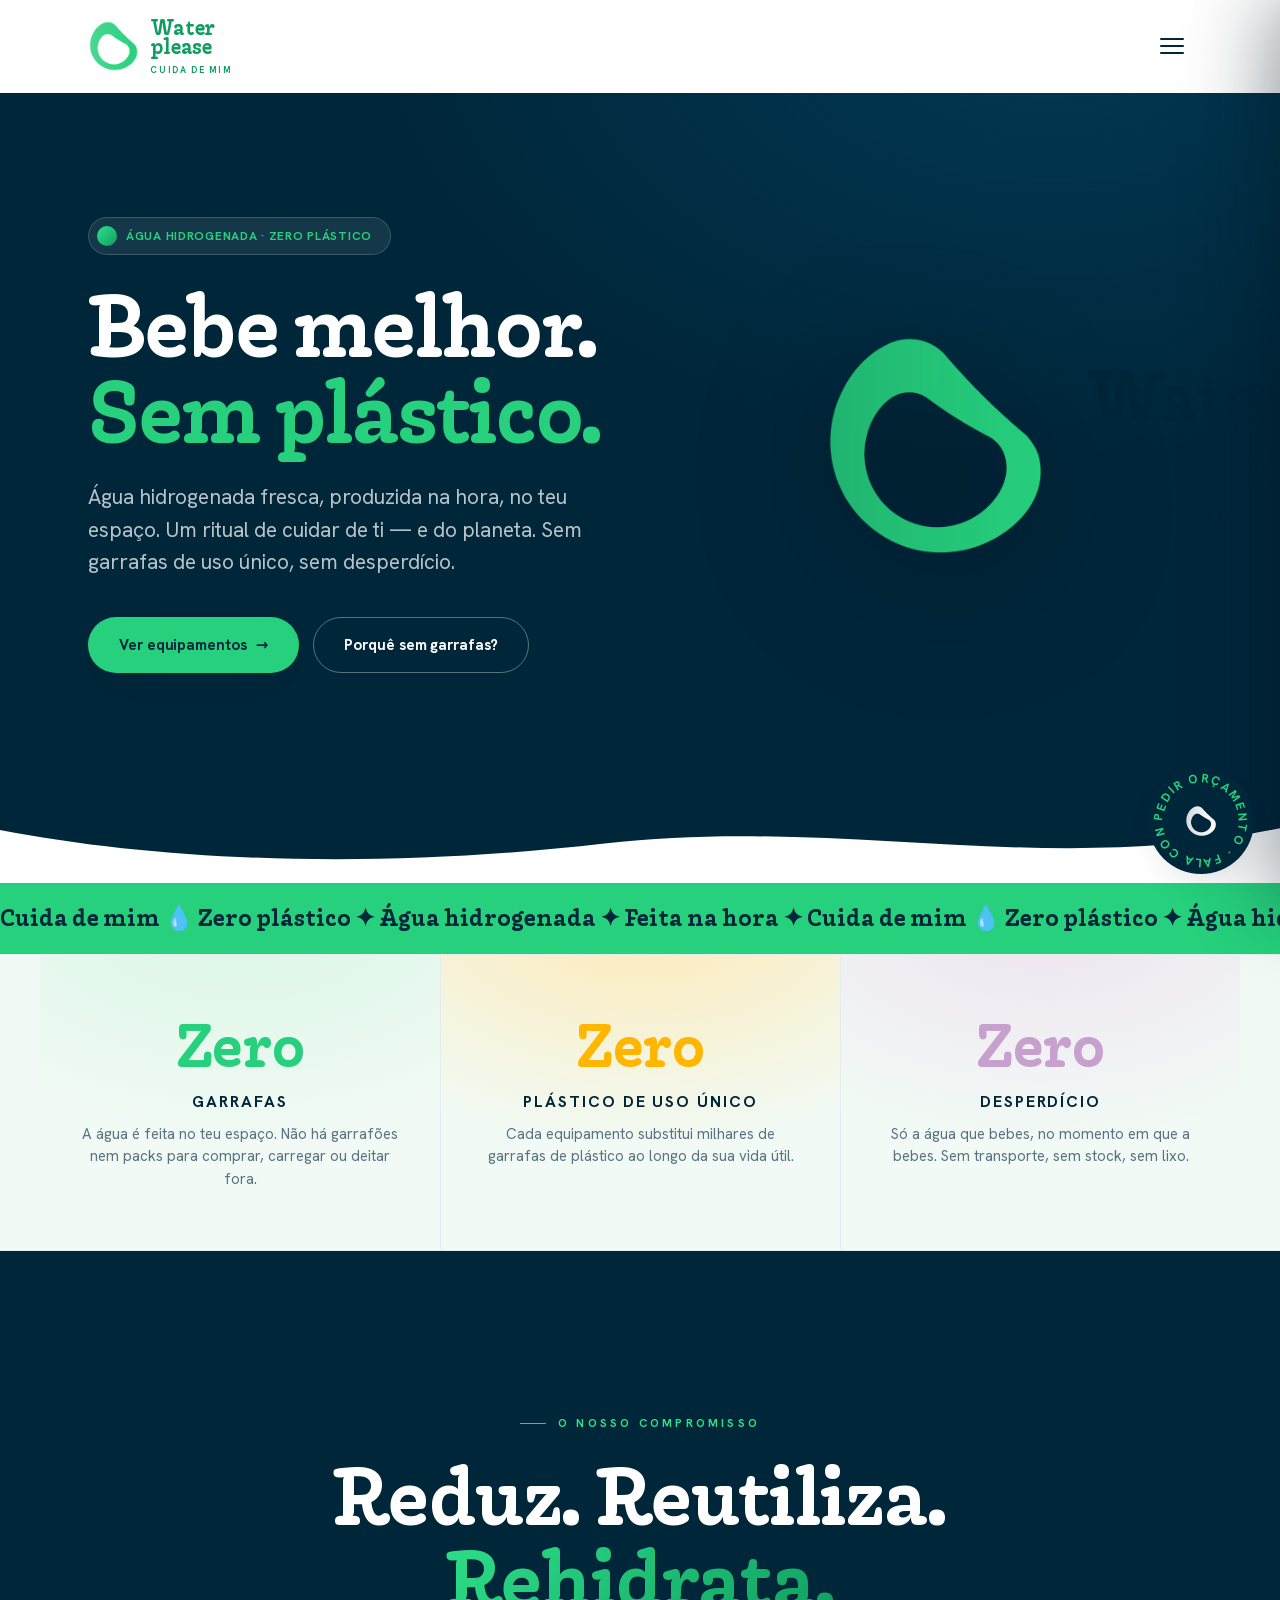
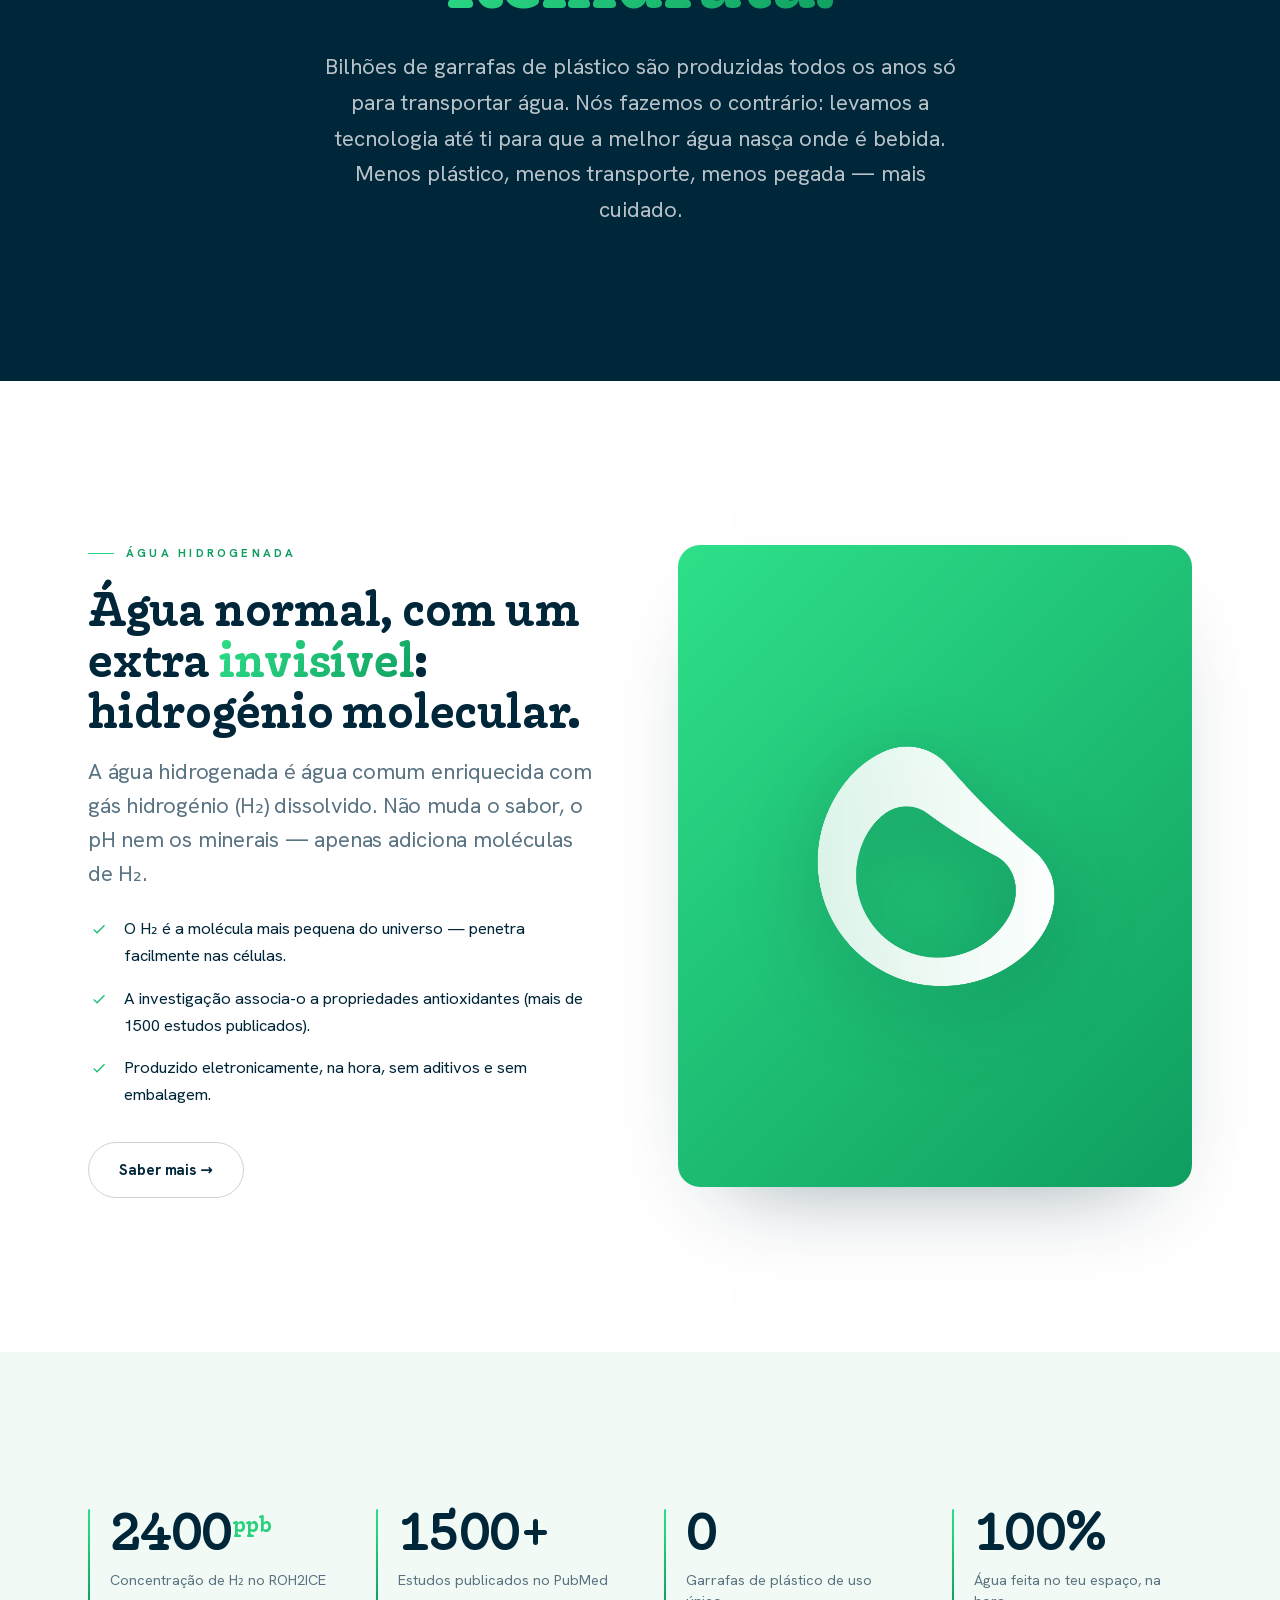
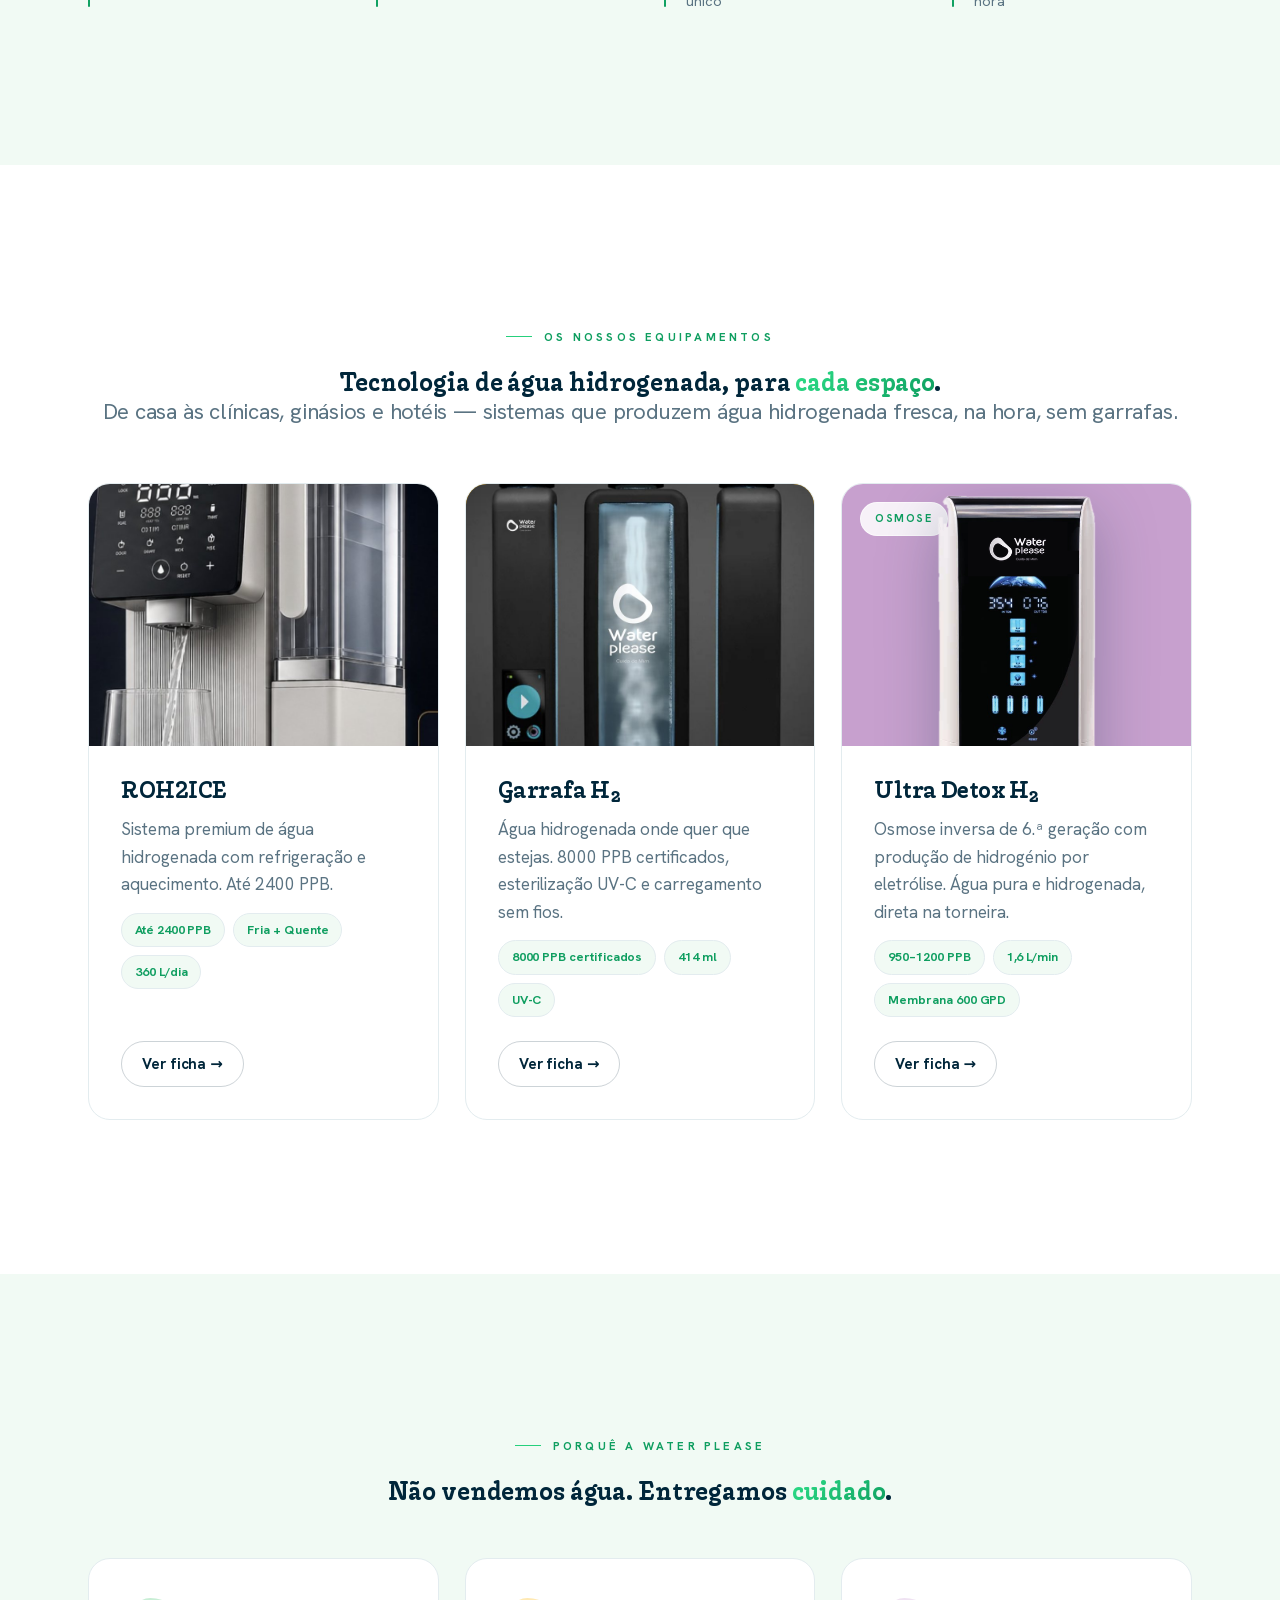
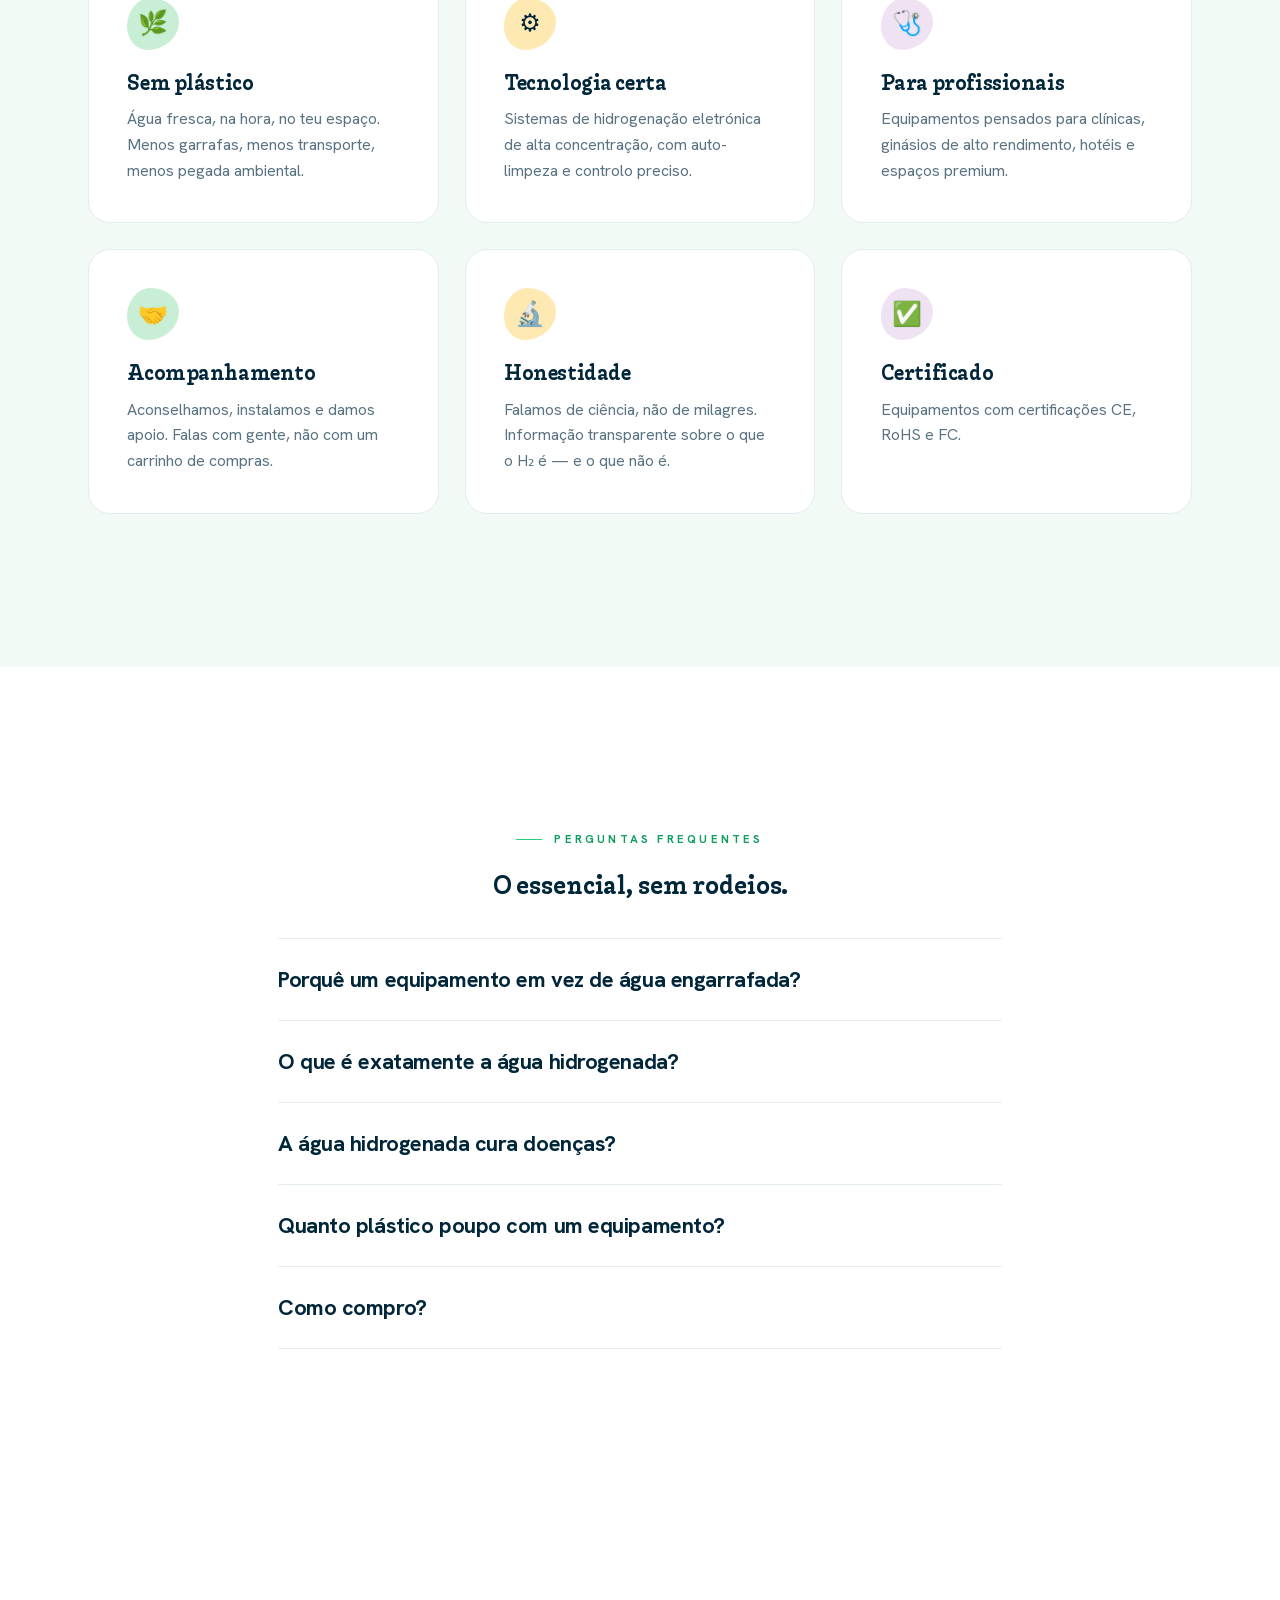
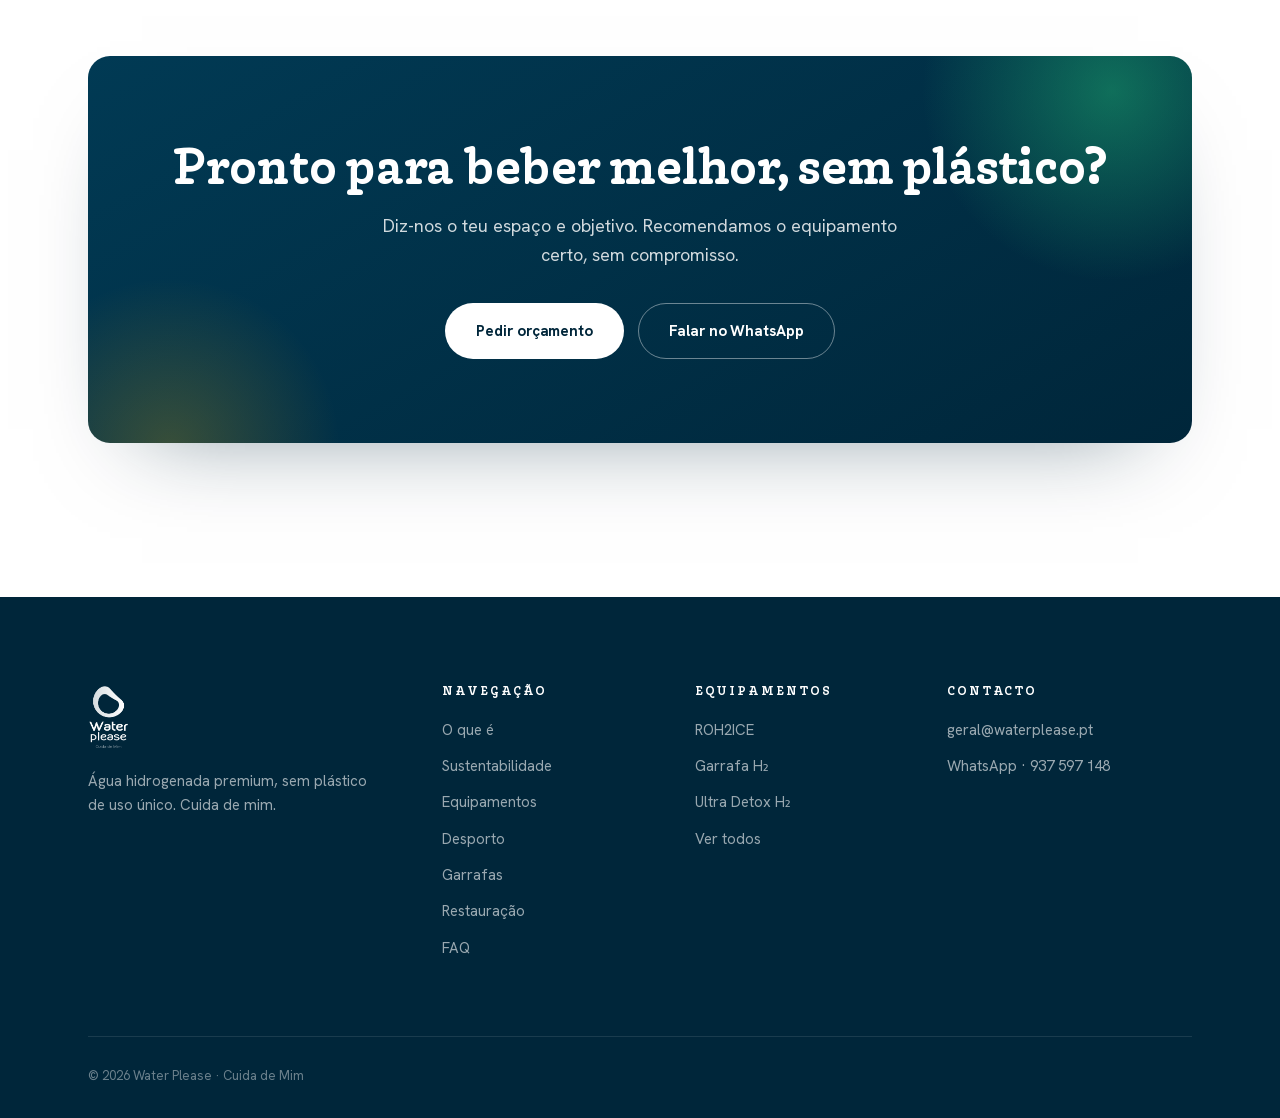
<file: index.html>
<!DOCTYPE html>
<html lang="pt">
<head>
<meta charset="UTF-8">
<meta name="viewport" content="width=device-width, initial-scale=1">
<title>Water Please — Água Hidrogenada, sem plástico | Cuida de Mim</title>
<meta name="description" content="Água hidrogenada fresca, na hora, no teu espaço. Sem garrafas de plástico de uso único. Melhor para ti — e para o planeta. Water Please, Cuida de Mim.">
<link rel="icon" href="assets/simbolo.png">
<link rel="stylesheet" href="assets/styles.css?v=49">
</head>
<body>

<!-- HEADER -->
<header class="site-header">
  <div class="wrap nav">
    <a href="index.html" class="nav__logo" aria-label="Water Please">
      <img src="assets/simbolo-verde.png" alt=""><span class="nav__word">Water<span>please</span><em>Cuida de Mim</em></span>
    </a>
    <button class="nav__toggle" aria-label="Menu">
      <span></span><span></span><span></span>
    </button>
    <nav class="nav__menu">
      <button class="nav__close" aria-label="Fechar menu">✕</button>
      <a href="o-que-e.html">O que é</a>
      <a href="index.html#sustentabilidade">Sustentabilidade</a>
      <a href="equipamentos.html">Equipamentos</a>
      <a href="desporto.html">Desporto</a>
      <a href="garrafas.html">Garrafas</a>
      <a href="restauracao.html">Restauração</a>
      <a href="arte.html">Arte</a>
      <a href="index.html#faq">FAQ</a>
      <a href="contacto.html" class="btn btn--primary">Pedir orçamento</a>
    
      <div class="nav__social"><a href="#" class="placeholder">Instagram</a><a href="#" class="placeholder">LinkedIn</a></div>
    </nav>
  </div>
</header>

<!-- HERO -->
<section class="hero hero--dark">
  <div class="wrap">
    <div>
      <span class="tagline-chip"><span class="dot"></span> Água hidrogenada · Zero plástico</span>
      <h1>Bebe melhor. <i>Sem plástico.</i></h1>
      <p>Água hidrogenada fresca, produzida na hora, no teu espaço. Um ritual de cuidar de ti — e do planeta. Sem garrafas de uso único, sem desperdício.</p>
      <div class="hero__cta">
        <a href="equipamentos.html" class="btn btn--primary">Ver equipamentos <span class="btn-arrow">→</span></a>
        <a href="index.html#sustentabilidade" class="btn btn--ghost">Porquê sem garrafas?</a>
      </div>
    </div>
    <div class="hero__art">
      <div class="wp-lockup">
        <div class="wp-cycle wp-cycle--hero" role="img" aria-label="Water Please"><img src="assets/simbolo-verde.png" alt=""><img src="assets/simbolo-amarelo.png" alt=""><img src="assets/simbolo-roxo.png" alt=""></div>
        <div class="wp-word">Water<span>please</span><em>Cuida de Mim</em></div>
      </div>
      <div class="bubbles" data-bubbles></div>
    </div>
  </div>
</section>
<svg class="wave" viewBox="0 0 1440 90" preserveAspectRatio="none" aria-hidden="true"><path d="M0,0 H1440 V26 C1180,84 940,12 680,44 C430,74 190,66 0,28 Z"/></svg>

<!-- MARQUEE -->
<div class="marquee" aria-hidden="true">
  <div class="marquee__track">
    <span>Cuida de mim 💧 Zero plástico ✦ Água hidrogenada ✦ Feita na hora ✦ Cuida de mim 💧 Zero plástico ✦ Água hidrogenada ✦ Feita na hora ✦&nbsp;</span>
    <span>Cuida de mim 💧 Zero plástico ✦ Água hidrogenada ✦ Feita na hora ✦ Cuida de mim 💧 Zero plástico ✦ Água hidrogenada ✦ Feita na hora ✦&nbsp;</span>
  </div>
</div>

<!-- FAIXA ZERO (sustentabilidade) -->
<section class="zero-band" id="sustentabilidade">
  <div class="wrap" style="padding:0">
    <div class="zero-grid">
      <div class="zero reveal">
        <span class="zero__k">Zero</span>
        <span class="zero__t">Garrafas</span>
        <span class="zero__d">A água é feita no teu espaço. Não há garrafões nem packs para comprar, carregar ou deitar fora.</span>
      </div>
      <div class="zero reveal" data-d="1">
        <span class="zero__k">Zero</span>
        <span class="zero__t">Plástico de uso único</span>
        <span class="zero__d">Cada equipamento substitui milhares de garrafas de plástico ao longo da sua vida útil.</span>
      </div>
      <div class="zero reveal" data-d="2">
        <span class="zero__k">Zero</span>
        <span class="zero__t">Desperdício</span>
        <span class="zero__d">Só a água que bebes, no momento em que a bebes. Sem transporte, sem stock, sem lixo.</span>
      </div>
    </div>
  </div>
</section>

<!-- MANIFESTO -->
<section class="section section--deep">
  <div class="wrap manifesto reveal">
    <span class="eyebrow" style="justify-content:center">O nosso compromisso</span>
    <h2>Reduz. Reutiliza.<br><i>Rehidrata.</i></h2>
    <p>Bilhões de garrafas de plástico são produzidas todos os anos só para transportar água. Nós fazemos o contrário: levamos a tecnologia até ti para que a melhor água nasça onde é bebida. Menos plástico, menos transporte, menos pegada — mais cuidado.</p>
  </div>
</section>

<!-- O QUE É (resumo) -->
<section class="section" id="o-que-e">
  <div class="wrap">
    <div class="split">
      <div class="reveal">
        <span class="eyebrow">Água hidrogenada</span>
        <h2>Água normal, com um extra <i>invisível</i>: hidrogénio molecular.</h2>
        <p class="lead" style="margin:18px 0 24px">A água hidrogenada é água comum enriquecida com gás hidrogénio (H₂) dissolvido. Não muda o sabor, o pH nem os minerais — apenas adiciona moléculas de H₂.</p>
        <ul class="checklist">
          <li>O H₂ é a molécula mais pequena do universo — penetra facilmente nas células.</li>
          <li>A investigação associa-o a propriedades antioxidantes (mais de 1500 estudos publicados).</li>
          <li>Produzido eletronicamente, na hora, sem aditivos e sem embalagem.</li>
        </ul>
        <a href="o-que-e.html" class="btn btn--ghost" style="margin-top:18px">Saber mais →</a>
      </div>
      <div class="split__art reveal"><img src="assets/simbolo-branco.png" alt=""><div class="bubbles" data-bubbles></div></div>
    </div>
  </div>
</section>

<!-- STATS -->
<section class="section section--cream">
  <div class="wrap">
    <div class="stats">
      <div class="stat reveal"><div class="stat__num">2400<sup>ppb</sup></div><div class="stat__lbl">Concentração de H₂ no ROH2ICE</div></div>
      <div class="stat reveal" data-d="1"><div class="stat__num">1500+</div><div class="stat__lbl">Estudos publicados no PubMed</div></div>
      <div class="stat reveal" data-d="2"><div class="stat__num">0</div><div class="stat__lbl">Garrafas de plástico de uso único</div></div>
      <div class="stat reveal" data-d="3"><div class="stat__num">100%</div><div class="stat__lbl">Água feita no teu espaço, na hora</div></div>
    </div>
  </div>
</section>

<!-- EQUIPAMENTOS -->
<section class="section" id="equipamentos">
  <div class="wrap">
    <div class="center reveal" style="margin-bottom:54px">
      <span class="eyebrow">Os nossos equipamentos</span>
      <h2>Tecnologia de água hidrogenada, para <i>cada espaço</i>.</h2>
      <p class="lead">De casa às clínicas, ginásios e hotéis — sistemas que produzem água hidrogenada fresca, na hora, sem garrafas.</p>
    </div>
    <div class="grid-3">

      <!-- PRODUTO REAL -->
      <article class="product-card reveal">
        <div class="product-card__media">
          <span class="product-card__badge">PREMIUM</span>
          <img loading="lazy" decoding="async" src="assets/roh2ice-foto.jpg" alt="ROH2ICE Water Please a servir água" class="media-cover" style="object-position:50% 32%">
        </div>
        <div class="product-card__body">
          <h3>ROH2ICE</h3>
          <p style="color:var(--muted)">Sistema premium de água hidrogenada com refrigeração e aquecimento. Até 2400 PPB.</p>
          <div class="product-card__specs">
            <span class="spec-pill">Até 2400 PPB</span>
            <span class="spec-pill">Fria + Quente</span>
            <span class="spec-pill">360 L/dia</span>
          </div>
          <div class="product-card__foot">
            <a href="equipamentos/roh2ice.html" class="btn btn--ghost" style="padding:10px 20px;font-size:15px">Ver ficha →</a>
          </div>
        </div>
      </article>

      <!-- PLACEHOLDER (a preencher pelo Luis) -->
      <article class="product-card reveal">
        <div class="product-card__media">
          <span class="product-card__badge">PORTÁTIL</span>
          <img loading="lazy" decoding="async" src="assets/garrafa-wp.jpg" alt="Garrafa de água hidrogenada Water Please" class="media-cover">
        </div>
        <div class="product-card__body">
          <h3>Garrafa H₂</h3>
          <p style="color:var(--muted)">Água hidrogenada onde quer que estejas. 8000 PPB certificados, esterilização UV-C e carregamento sem fios.</p>
          <div class="product-card__specs">
            <span class="spec-pill">8000 PPB certificados</span>
            <span class="spec-pill">414 ml</span>
            <span class="spec-pill">UV-C</span>
          </div>
          <div class="product-card__foot">
            <a href="equipamentos/garrafa-h2.html" class="btn btn--ghost" style="padding:10px 20px;font-size:15px">Ver ficha →</a>
          </div>
        </div>
      </article>

      <article class="product-card reveal">
        <div class="product-card__media">
          <span class="product-card__badge">OSMOSE</span>
          <img loading="lazy" decoding="async" src="assets/ultradetox-wp.png" alt="Ultra Detox H₂ — osmose inversa com água hidrogenada" style="width:52%">
        </div>
        <div class="product-card__body">
          <h3>Ultra Detox H₂</h3>
          <p style="color:var(--muted)">Osmose inversa de 6.ª geração com produção de hidrogénio por eletrólise. Água pura e hidrogenada, direta na torneira.</p>
          <div class="product-card__specs">
            <span class="spec-pill">950–1200 PPB</span>
            <span class="spec-pill">1,6 L/min</span>
            <span class="spec-pill">Membrana 600 GPD</span>
          </div>
          <div class="product-card__foot">
            <a href="equipamentos/ultra-detox-h2.html" class="btn btn--ghost" style="padding:10px 20px;font-size:15px">Ver ficha →</a>
          </div>
        </div>
      </article>

    </div>
  </div>
</section>

<!-- PORQUE NOS -->
<section class="section section--cream" id="porque">
  <div class="wrap">
    <div class="center reveal" style="margin-bottom:54px">
      <span class="eyebrow">Porquê a Water Please</span>
      <h2>Não vendemos água. Entregamos <i>cuidado</i>.</h2>
    </div>
    <div class="grid-3">
      <div class="card reveal"><div class="card__ico">🌿</div><h3>Sem plástico</h3><p>Água fresca, na hora, no teu espaço. Menos garrafas, menos transporte, menos pegada ambiental.</p></div>
      <div class="card reveal"><div class="card__ico">⚙️</div><h3>Tecnologia certa</h3><p>Sistemas de hidrogenação eletrónica de alta concentração, com auto-limpeza e controlo preciso.</p></div>
      <div class="card reveal"><div class="card__ico">🩺</div><h3>Para profissionais</h3><p>Equipamentos pensados para clínicas, ginásios de alto rendimento, hotéis e espaços premium.</p></div>
      <div class="card reveal"><div class="card__ico">🤝</div><h3>Acompanhamento</h3><p>Aconselhamos, instalamos e damos apoio. Falas com gente, não com um carrinho de compras.</p></div>
      <div class="card reveal"><div class="card__ico">🔬</div><h3>Honestidade</h3><p>Falamos de ciência, não de milagres. Informação transparente sobre o que o H₂ é — e o que não é.</p></div>
      <div class="card reveal"><div class="card__ico">✅</div><h3>Certificado</h3><p>Equipamentos com certificações CE, RoHS e FC.</p></div>
    </div>
  </div>
</section>

<!-- FAQ -->
<section class="section" id="faq">
  <div class="wrap" style="max-width:820px">
    <div class="center reveal" style="margin-bottom:40px">
      <span class="eyebrow">Perguntas frequentes</span>
      <h2>O essencial, sem rodeios.</h2>
    </div>
    <div class="reveal">
      <div class="faq-item"><button class="faq-q">Porquê um equipamento em vez de água engarrafada?</button><div class="faq-a"><p>Duas razões. A ambiental: produzir água no teu espaço elimina garrafas de plástico de uso único, packs e transporte. A técnica: o hidrogénio é a molécula mais pequena que existe e escapa rapidamente do plástico e do vidro — por isso a forma mais eficaz de beber água hidrogenada é produzi-la na hora.</p></div></div>
      <div class="faq-item"><button class="faq-q">O que é exatamente a água hidrogenada?</button><div class="faq-a"><p>É água comum (H₂O) com gás hidrogénio molecular (H₂) dissolvido. O processo não altera o pH, o sabor nem os minerais — apenas adiciona H₂, que atua como antioxidante seletivo segundo a investigação.</p></div></div>
      <div class="faq-item"><button class="faq-q">A água hidrogenada cura doenças?</button><div class="faq-a"><p>Não fazemos alegações de saúde. A água hidrogenada não é um medicamento nem substitui aconselhamento médico. Existe investigação científica promissora (1500+ estudos), mas ainda sem alegações de saúde aprovadas na União Europeia. Comunicamos sempre com transparência.</p></div></div>
      <div class="faq-item"><button class="faq-q">Quanto plástico poupo com um equipamento?</button><div class="faq-a"><p>Depende do consumo, mas uma família ou espaço que troque garrafas por água feita na hora evita facilmente milhares de garrafas ao longo da vida útil do equipamento — além do peso do transporte e da reciclagem que deixa de existir.</p></div></div>
      <div class="faq-item"><button class="faq-q">Como compro?</button><div class="faq-a"><p>É uma venda acompanhada: pede um orçamento ou fala connosco no WhatsApp. Aconselhamos o equipamento certo para o teu espaço, tratamos da entrega e damos apoio.</p></div></div>
    </div>
  </div>
</section>

<!-- CTA -->
<section class="section">
  <div class="wrap">
    <div class="cta-band reveal">
      <h2>Pronto para beber melhor, sem plástico?</h2>
      <p>Diz-nos o teu espaço e objetivo. Recomendamos o equipamento certo, sem compromisso.</p>
      <div style="display:flex;gap:14px;justify-content:center;flex-wrap:wrap">
        <a href="contacto.html" class="btn btn--light">Pedir orçamento</a>
        <a href="#" class="btn btn--outline-light" data-wpp>Falar no WhatsApp</a>
      </div>
    </div>
  </div>
</section>

<!-- FOOTER -->
<footer class="site-footer">
  <div class="wrap">
    <div class="footer-grid">
      <div>
        <img class="flogo" src="assets/logo-vertical-branco.png" alt="Water Please">
        <p style="font-size:15px;max-width:280px">Água hidrogenada premium, sem plástico de uso único. Cuida de mim.</p>
      </div>
      <div>
        <h4>Navegação</h4>
        <ul>
          <li><a href="o-que-e.html">O que é</a></li>
          <li><a href="index.html#sustentabilidade">Sustentabilidade</a></li>
          <li><a href="equipamentos.html">Equipamentos</a></li><li><a href="desporto.html">Desporto</a></li><li><a href="garrafas.html">Garrafas</a></li><li><a href="restauracao.html">Restauração</a></li>
          <li><a href="index.html#faq">FAQ</a></li>
        </ul>
      </div>
      <div>
        <h4>Equipamentos</h4>
        <ul>
          <li><a href="equipamentos/roh2ice.html">ROH2ICE</a></li><li><a href="equipamentos/garrafa-h2.html">Garrafa H₂</a></li><li><a href="equipamentos/ultra-detox-h2.html">Ultra Detox H₂</a></li>
          <li><a href="equipamentos.html">Ver todos</a></li>
        </ul>
      </div>
      <div>
        <h4>Contacto</h4>
        <ul>
          <li><a href="mailto:geral@waterplease.pt">geral@waterplease.pt</a></li>
          <li><a href="#" data-wpp>WhatsApp · 937 597 148</a></li>
        </ul>
      </div>
    </div>
    <div class="footer-bottom">
      <span>© 2026 Water Please · Cuida de Mim</span>
      
    </div>
  </div>
</footer>

<!-- SELO ROTATIVO -->
<a href="contacto.html" class="badge-spin" aria-label="Pedir orçamento">
  <svg viewBox="0 0 100 100">
    <defs><path id="circ" d="M50,50 m-39,0 a39,39 0 1,1 78,0 a39,39 0 1,1 -78,0"/></defs>
    <text><textPath href="#circ">PEDIR ORÇAMENTO · FALA CONNOSCO ·&#160;</textPath></text>
  </svg>
  <img src="assets/simbolo-branco.png" alt="">
</a>

<script src="assets/app.js"></script>
</body>
</html>
</file>
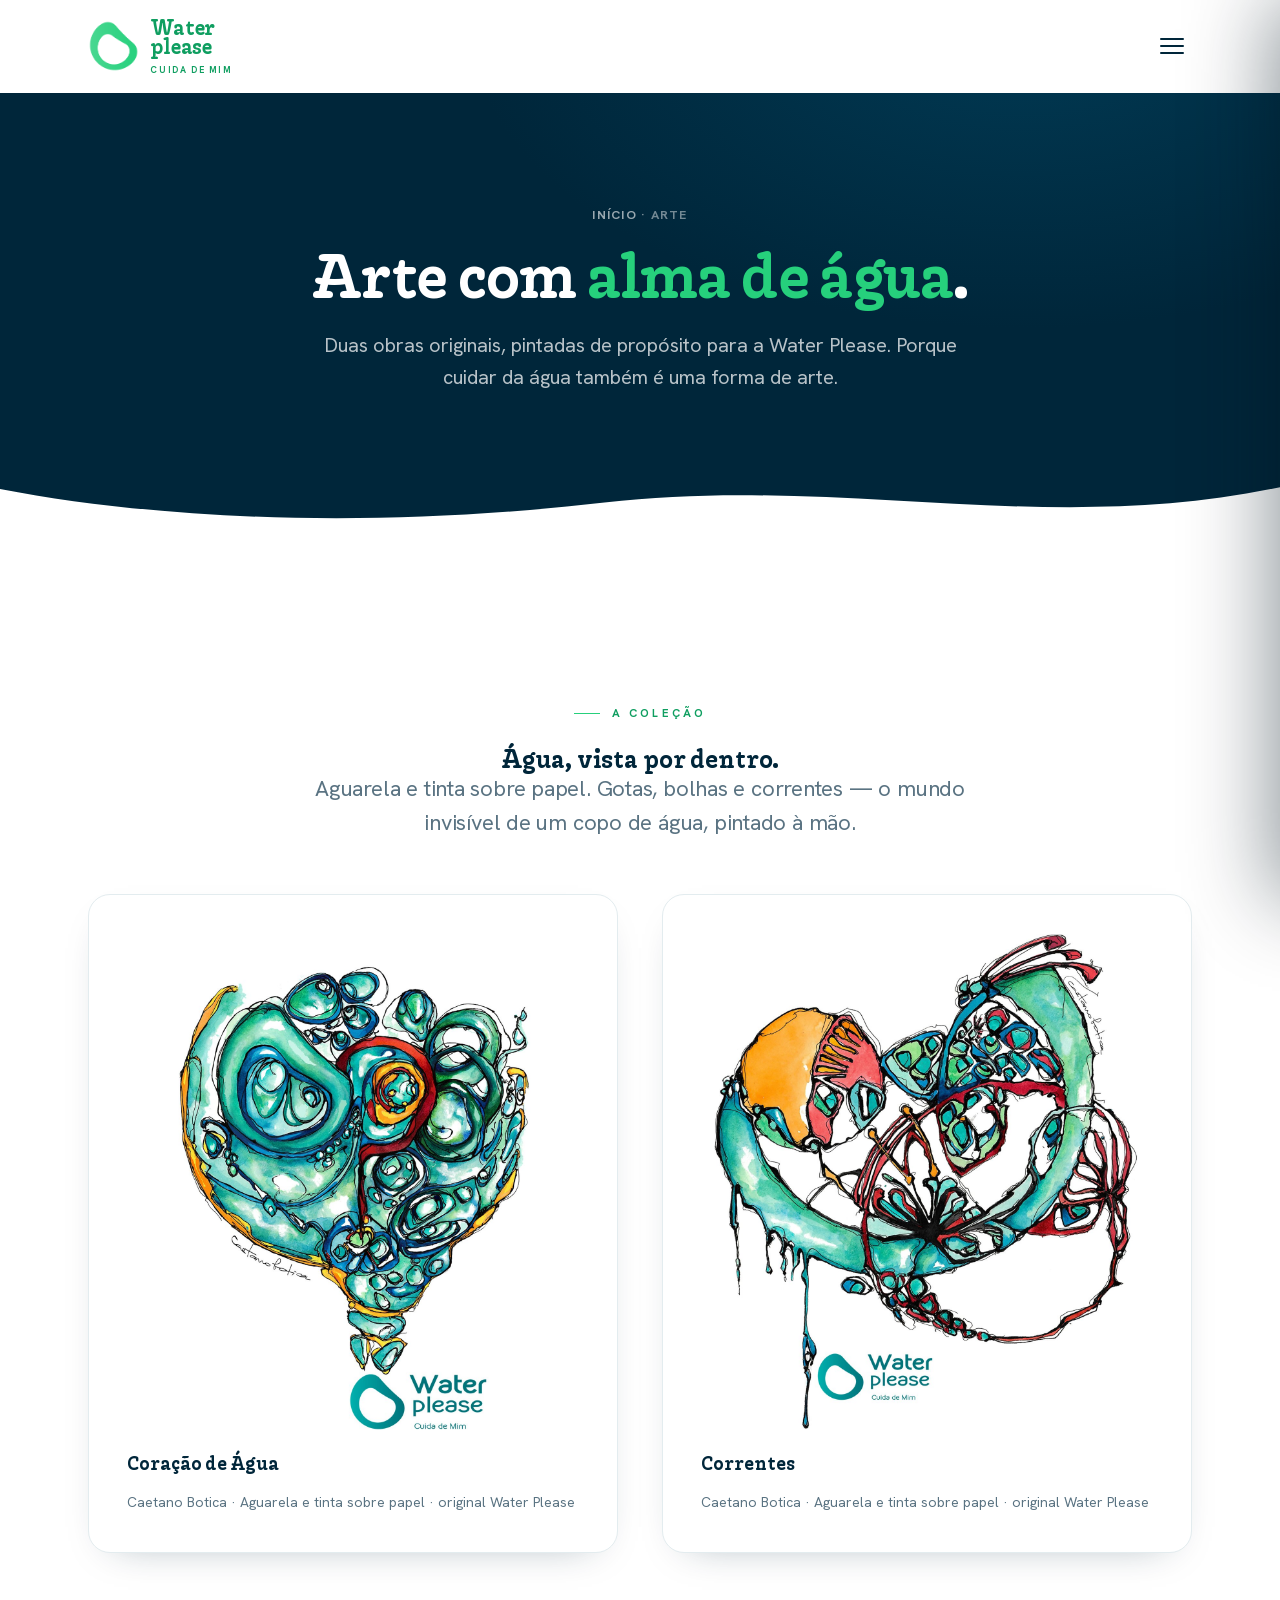
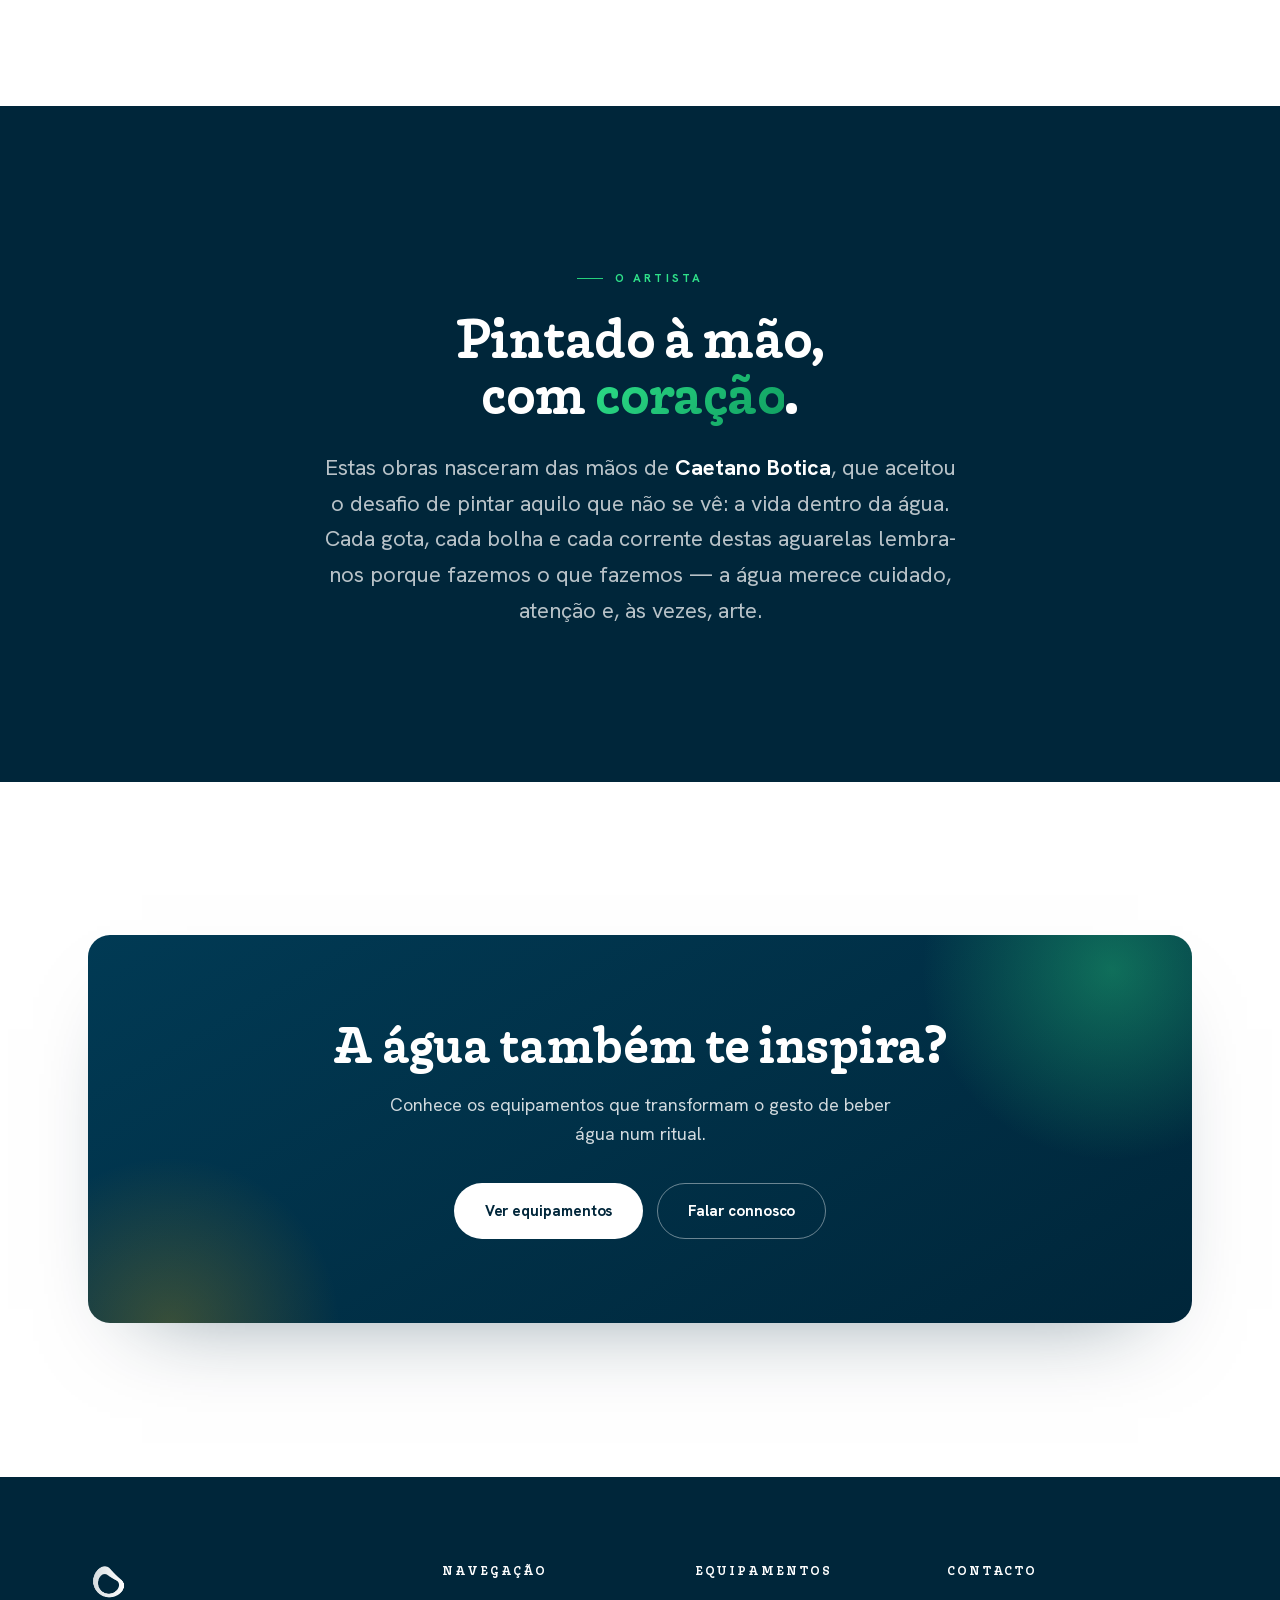
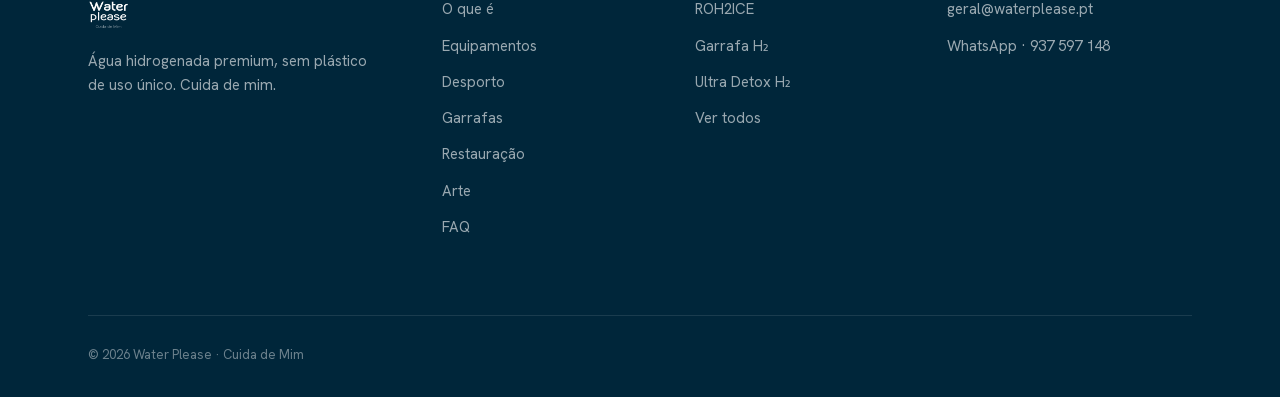
<file: arte.html>
<!DOCTYPE html>
<html lang="pt">
<head>
<meta charset="UTF-8">
<meta name="viewport" content="width=device-width, initial-scale=1">
<title>Arte — Water Please | Duas obras originais</title>
<meta name="description" content="Duas obras originais em aguarela, criadas de propósito para a Water Please. Arte com alma de água.">
<link rel="icon" href="assets/simbolo.png">
<link rel="stylesheet" href="assets/styles.css?v=49">
<style>
  .art-frame { background:#fff; border:1px solid var(--hairline); border-radius: var(--r-lg); padding: clamp(22px,3vw,44px); box-shadow: var(--shadow-sm); transition: transform .4s var(--ease), box-shadow .4s var(--ease); }
  .art-frame:hover { transform: translateY(-6px); box-shadow: var(--shadow); }
  .art-frame img { width:100%; height:auto; }
  .art-caption { margin-top:18px; display:flex; justify-content:space-between; align-items:baseline; gap:12px; flex-wrap:wrap; }
  .art-caption b { font-family:'Chubbo',sans-serif; font-size:19px; color:var(--ink); }
  .art-caption span { color:var(--muted); font-size:14px; }
  .art-grid { display:grid; grid-template-columns:1fr 1fr; gap: clamp(22px,3.5vw,44px); align-items:start; }
  @media (max-width: 860px){ .art-grid { grid-template-columns:1fr; } }
</style>
</head>
<body>

<header class="site-header">
  <div class="wrap nav">
    <a href="index.html" class="nav__logo"><img src="assets/simbolo-verde.png" alt=""><span class="nav__word">Water<span>please</span><em>Cuida de Mim</em></span></a>
    <button class="nav__toggle" aria-label="Menu"><span></span><span></span><span></span></button>
    <nav class="nav__menu">
      <button class="nav__close" aria-label="Fechar menu">✕</button>
      <a href="o-que-e.html">O que é</a>
      <a href="index.html#sustentabilidade">Sustentabilidade</a>
      <a href="equipamentos.html">Equipamentos</a>
      <a href="desporto.html">Desporto</a>
      <a href="garrafas.html">Garrafas</a>
      <a href="restauracao.html">Restauração</a>
      <a href="arte.html">Arte</a>
      <a href="contacto.html" class="btn btn--primary">Pedir orçamento</a>
    
      <div class="nav__social"><a href="#" class="placeholder">Instagram</a><a href="#" class="placeholder">LinkedIn</a></div>
    </nav>
  </div>
</header>

<section class="page-hero">
  <div class="wrap">
    <div class="crumbs"><a href="index.html">Início</a> · Arte</div>
    <h1>Arte com <span style="color:var(--teal)">alma de água</span>.</h1>
    <p>Duas obras originais, pintadas de propósito para a Water Please. Porque cuidar da água também é uma forma de arte.</p>
  </div>
</section>
<svg class="wave" viewBox="0 0 1440 90" preserveAspectRatio="none" aria-hidden="true"><path d="M0,0 H1440 V26 C1180,84 940,12 680,44 C430,74 190,66 0,28 Z"/></svg>

<section class="section">
  <div class="wrap">
    <div class="center reveal" style="margin-bottom:54px">
      <span class="eyebrow">A coleção</span>
      <h2>Água, vista por dentro.</h2>
      <p class="lead measure" style="margin-inline:auto">Aguarela e tinta sobre papel. Gotas, bolhas e correntes — o mundo invisível de um copo de água, pintado à mão.</p>
    </div>
    <div class="art-grid">
      <figure class="art-frame reveal">
        <img loading="lazy" decoding="async" src="assets/arte-1.jpg" alt="Obra original em aguarela para a Water Please — coração de água e bolhas">
        <figcaption class="art-caption"><b>Coração de Água</b><span>Caetano Botica · Aguarela e tinta sobre papel · original Water Please</span></figcaption>
      </figure>
      <figure class="art-frame reveal" data-d="1">
        <img loading="lazy" decoding="async" src="assets/arte-2.jpg" alt="Obra original em aguarela para a Water Please — correntes e gotas em movimento">
        <figcaption class="art-caption"><b>Correntes</b><span>Caetano Botica · Aguarela e tinta sobre papel · original Water Please</span></figcaption>
      </figure>
    </div>
  </div>
</section>

<section class="section section--deep">
  <div class="wrap manifesto reveal" style="max-width:820px">
    <span class="eyebrow" style="justify-content:center">O artista</span>
    <h2 style="font-size:clamp(30px,4.6vw,54px)">Pintado à mão,<br>com <i>coração</i>.</h2>
    <p>Estas obras nasceram das mãos de <b style="color:#fff">Caetano Botica</b>, que aceitou o desafio de pintar aquilo que não se vê: a vida dentro da água. Cada gota, cada bolha e cada corrente destas aguarelas lembra-nos porque fazemos o que fazemos — a água merece cuidado, atenção e, às vezes, arte.</p>
  </div>
</section>

<section class="section">
  <div class="wrap">
    <div class="cta-band reveal">
      <h2>A água também te inspira?</h2>
      <p>Conhece os equipamentos que transformam o gesto de beber água num ritual.</p>
      <div style="display:flex;gap:14px;justify-content:center;flex-wrap:wrap">
        <a href="equipamentos.html" class="btn btn--light">Ver equipamentos</a>
        <a href="contacto.html" class="btn btn--outline-light">Falar connosco</a>
      </div>
    </div>
  </div>
</section>

<footer class="site-footer">
  <div class="wrap">
    <div class="footer-grid">
      <div><img class="flogo" src="assets/logo-vertical-branco.png" alt="Water Please"><p style="font-size:15px;max-width:280px">Água hidrogenada premium, sem plástico de uso único. Cuida de mim.</p></div>
      <div><h4>Navegação</h4><ul><li><a href="o-que-e.html">O que é</a></li><li><a href="equipamentos.html">Equipamentos</a></li><li><a href="desporto.html">Desporto</a></li><li><a href="garrafas.html">Garrafas</a></li><li><a href="restauracao.html">Restauração</a></li><li><a href="arte.html">Arte</a></li><li><a href="index.html#faq">FAQ</a></li></ul></div>
      <div><h4>Equipamentos</h4><ul><li><a href="equipamentos/roh2ice.html">ROH2ICE</a></li><li><a href="equipamentos/garrafa-h2.html">Garrafa H₂</a></li><li><a href="equipamentos/ultra-detox-h2.html">Ultra Detox H₂</a></li><li><a href="equipamentos.html">Ver todos</a></li></ul></div>
      <div><h4>Contacto</h4><ul><li><a href="mailto:geral@waterplease.pt">geral@waterplease.pt</a></li><li><a href="#" data-wpp>WhatsApp · 937 597 148</a></li></ul></div>
    </div>
    <div class="footer-bottom"><span>© 2026 Water Please · Cuida de Mim</span></div>
  </div>
</footer>

<script src="assets/app.js"></script>
</body>
</html>
</file>
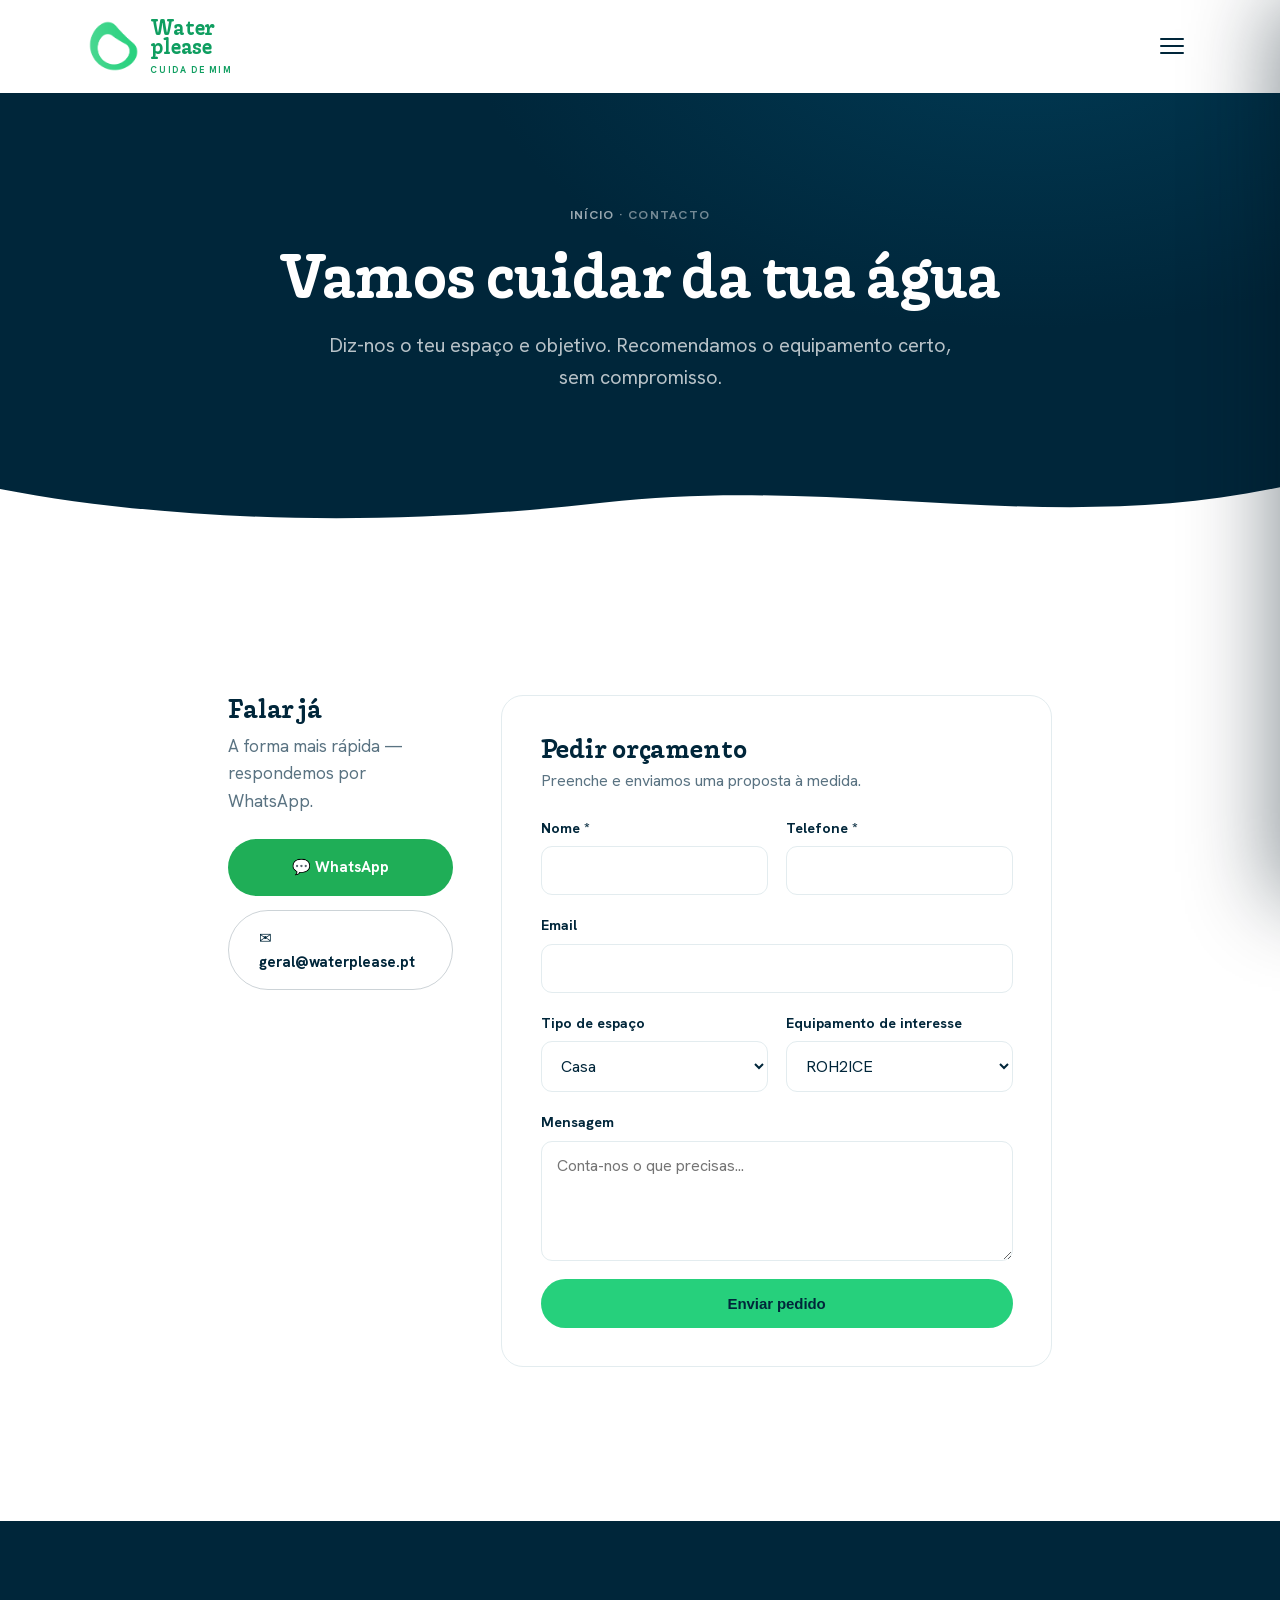
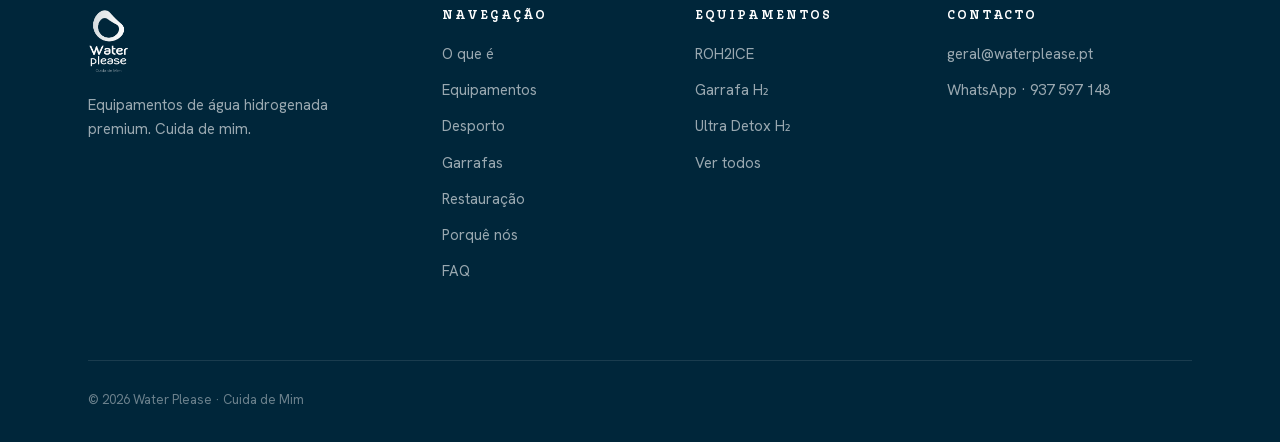
<file: contacto.html>
<!DOCTYPE html>
<html lang="pt">
<head>
<meta charset="UTF-8">
<meta name="viewport" content="width=device-width, initial-scale=1">
<title>Contacto / Pedir Orçamento — Water Please</title>
<meta name="description" content="Peça um orçamento de equipamentos de água hidrogenada Water Please. Aconselhamento sem compromisso.">
<link rel="icon" href="assets/simbolo.png">
<link rel="stylesheet" href="assets/styles.css?v=49">
<style>
  .form-grid { display:grid; grid-template-columns:1fr 1fr; gap:18px; }
  .field { display:flex; flex-direction:column; gap:7px; }
  .field.full { grid-column:1/-1; }
  .field label { font-family:'Hanken Grotesk',sans-serif; font-weight:700; font-size:14.5px; color:var(--ink); }
  .field input, .field select, .field textarea {
    font-family:'Hanken Grotesk',sans-serif; font-size:16px; padding:13px 15px;
    border:1px solid var(--hairline); border-radius:var(--r-sm); background:#fff; color:var(--ink);
    transition:border-color .2s;
  }
  .field input:focus, .field select:focus, .field textarea:focus { outline:none; border-color:var(--teal); }
  .field textarea { resize:vertical; min-height:120px; }
  @media (max-width:560px){ .form-grid{ grid-template-columns:1fr; } }
</style>
</head>
<body>

<header class="site-header">
  <div class="wrap nav">
    <a href="index.html" class="nav__logo"><img src="assets/simbolo-verde.png" alt=""><span class="nav__word">Water<span>please</span><em>Cuida de Mim</em></span></a>
    <button class="nav__toggle" aria-label="Menu"><span></span><span></span><span></span></button>
    <nav class="nav__menu">
      <button class="nav__close" aria-label="Fechar menu">✕</button>
      <a href="o-que-e.html">O que é</a>
      <a href="equipamentos.html">Equipamentos</a>
      <a href="desporto.html">Desporto</a>
      <a href="garrafas.html">Garrafas</a>
      <a href="restauracao.html">Restauração</a>
      <a href="index.html#porque">Porquê nós</a>
      <a href="arte.html">Arte</a>
      <a href="index.html#faq">FAQ</a>
      <a href="contacto.html" class="btn btn--primary">Pedir orçamento</a>
    
      <div class="nav__social"><a href="#" class="placeholder">Instagram</a><a href="#" class="placeholder">LinkedIn</a></div>
    </nav>
  </div>
</header>

<section class="page-hero">
  <div class="wrap">
    <div class="crumbs"><a href="index.html">Início</a> · Contacto</div>
    <h1>Vamos cuidar da tua água</h1>
    <p>Diz-nos o teu espaço e objetivo. Recomendamos o equipamento certo, sem compromisso.</p>
  </div>
</section>
<svg class="wave" viewBox="0 0 1440 90" preserveAspectRatio="none" aria-hidden="true"><path d="M0,0 H1440 V26 C1180,84 940,12 680,44 C430,74 190,66 0,28 Z"/></svg>

<section class="section">
  <div class="wrap" style="max-width:920px">
    <div class="split" style="align-items:start;gap:48px">

      <!-- contactos diretos -->
      <div class="reveal">
        <h2 style="font-size:26px">Falar já</h2>
        <p style="color:var(--muted);margin:10px 0 24px">A forma mais rápida — respondemos por WhatsApp.</p>
        <a href="#" class="btn btn--wpp" data-wpp style="width:100%;justify-content:center;margin-bottom:14px">💬 WhatsApp</a>
        <a href="mailto:geral@waterplease.pt" class="btn btn--ghost" style="width:100%;justify-content:center">✉️ geral@waterplease.pt</a>
      </div>

      <!-- formulario -->
      <div class="card reveal">
        <h2 style="font-size:26px;margin-bottom:6px">Pedir orçamento</h2>
        <p style="color:var(--muted);margin-bottom:22px">Preenche e enviamos uma proposta à medida.</p>
        <form id="lead-form" class="form-grid">
          <div class="field"><label>Nome *</label><input name="nome" required></div>
          <div class="field"><label>Telefone *</label><input name="telefone" required></div>
          <div class="field full"><label>Email</label><input type="email" name="email"></div>
          <div class="field"><label>Tipo de espaço</label>
            <select name="espaco">
              <option>Casa</option><option>Clínica / saúde</option><option>Ginásio</option>
              <option>Hotel</option><option>Restauração</option><option>Escritório</option><option>Outro</option>
            </select>
          </div>
          <div class="field"><label>Equipamento de interesse</label>
            <select name="equipamento"><option>ROH2ICE</option><option>Garrafa H₂</option><option>Ultra Detox H₂</option><option>Garrafas personalizadas</option><option>Ainda não sei</option></select>
          </div>
          <div class="field full"><label>Mensagem</label><textarea name="mensagem" placeholder="Conta-nos o que precisas..."></textarea></div>
          <div class="field full"><button class="btn btn--primary" style="width:100%;justify-content:center" type="submit">Enviar pedido</button></div>
        </form>
        <div id="lead-ok" style="display:none;text-align:center;padding:30px 10px">
          <div style="font-size:44px;margin-bottom:10px">💧</div>
          <h3 style="font-size:22px">Só falta enviar!</h3>
          <p style="color:var(--muted);margin-top:8px">Abrimos o WhatsApp com o teu pedido já preenchido — carrega em <b>Enviar</b> e falamos contigo em breve. Não abriu? Usa o botão:</p>
          <a href="#" class="btn btn--wpp" data-wpp style="margin-top:16px">💬 Abrir no WhatsApp</a>
        </div>
      </div>

    </div>
  </div>
</section>

<footer class="site-footer">
  <div class="wrap">
    <div class="footer-grid">
      <div><img class="flogo" src="assets/logo-vertical-branco.png" alt="Water Please"><p style="font-size:15px;max-width:280px">Equipamentos de água hidrogenada premium. Cuida de mim.</p></div>
      <div><h4>Navegação</h4><ul><li><a href="o-que-e.html">O que é</a></li><li><a href="equipamentos.html">Equipamentos</a></li><li><a href="desporto.html">Desporto</a></li><li><a href="garrafas.html">Garrafas</a></li><li><a href="restauracao.html">Restauração</a></li><li><a href="index.html#porque">Porquê nós</a></li><li><a href="index.html#faq">FAQ</a></li></ul></div>
      <div><h4>Equipamentos</h4><ul><li><a href="equipamentos/roh2ice.html">ROH2ICE</a></li><li><a href="equipamentos/garrafa-h2.html">Garrafa H₂</a></li><li><a href="equipamentos/ultra-detox-h2.html">Ultra Detox H₂</a></li><li><a href="equipamentos.html">Ver todos</a></li></ul></div>
      <div><h4>Contacto</h4><ul><li><a href="mailto:geral@waterplease.pt">geral@waterplease.pt</a></li><li><a href="#" data-wpp>WhatsApp · 937 597 148</a></li></ul></div>
    </div>
    <div class="footer-bottom"><span>© 2026 Water Please · Cuida de Mim</span></div>
  </div>
</footer>

<script src="assets/app.js"></script>
<script>
// Captação de leads → grava no CRM (Supabase) E abre o WhatsApp da Water Please.
const WPP_LEADS = '351937597148';
const CRM_URL = 'https://qczgsvpjmzuopweekxez.supabase.co';
const CRM_KEY = 'sb_publishable_a8NASJiCJkUdRTV060l7mg_PXAYLs6I';

// Grava o lead direto no CRM (não bloqueia o envio se falhar).
function gravarNoCRM(f) {
  const lead = {
    nome: f.nome.value || null,
    telefone: f.telefone.value || null,
    email: f.email.value || null,
    origem: 'Site',
    espaco: f.espaco.value || null,
    equipamento: f.equipamento.value || null,
    estado: 'novo',
    notas: f.mensagem.value ? [{ t: new Date().toISOString(), txt: f.mensagem.value }] : []
  };
  return fetch(CRM_URL + '/rest/v1/leads', {
    method: 'POST',
    headers: {
      'apikey': CRM_KEY,
      'Authorization': 'Bearer ' + CRM_KEY,
      'Content-Type': 'application/json',
      'Prefer': 'return=minimal'
    },
    body: JSON.stringify(lead)
  }).catch(function () {});
}

const leadForm = document.getElementById('lead-form');
if (leadForm) leadForm.addEventListener('submit', (e) => {
  e.preventDefault();
  const f = leadForm;
  gravarNoCRM(f); // cai no CRM
  const linhas = [
    '*Novo pedido — Water Please* 💧',
    '',
    'Nome: ' + (f.nome.value || '—'),
    'Telefone: ' + (f.telefone.value || '—'),
    'Email: ' + (f.email.value || '—'),
    'Tipo de espaço: ' + (f.espaco.value || '—'),
    'Equipamento: ' + (f.equipamento.value || '—'),
    'Mensagem: ' + (f.mensagem.value || '—')
  ];
  const url = 'https://wa.me/' + WPP_LEADS + '?text=' + encodeURIComponent(linhas.join('\n'));
  window.open(url, '_blank');
  leadForm.style.display = 'none';
  const ok = document.getElementById('lead-ok');
  ok.style.display = 'block';
  ok.scrollIntoView({ behavior: 'smooth', block: 'center' });
});
</script>
</body>
</html>
</file>
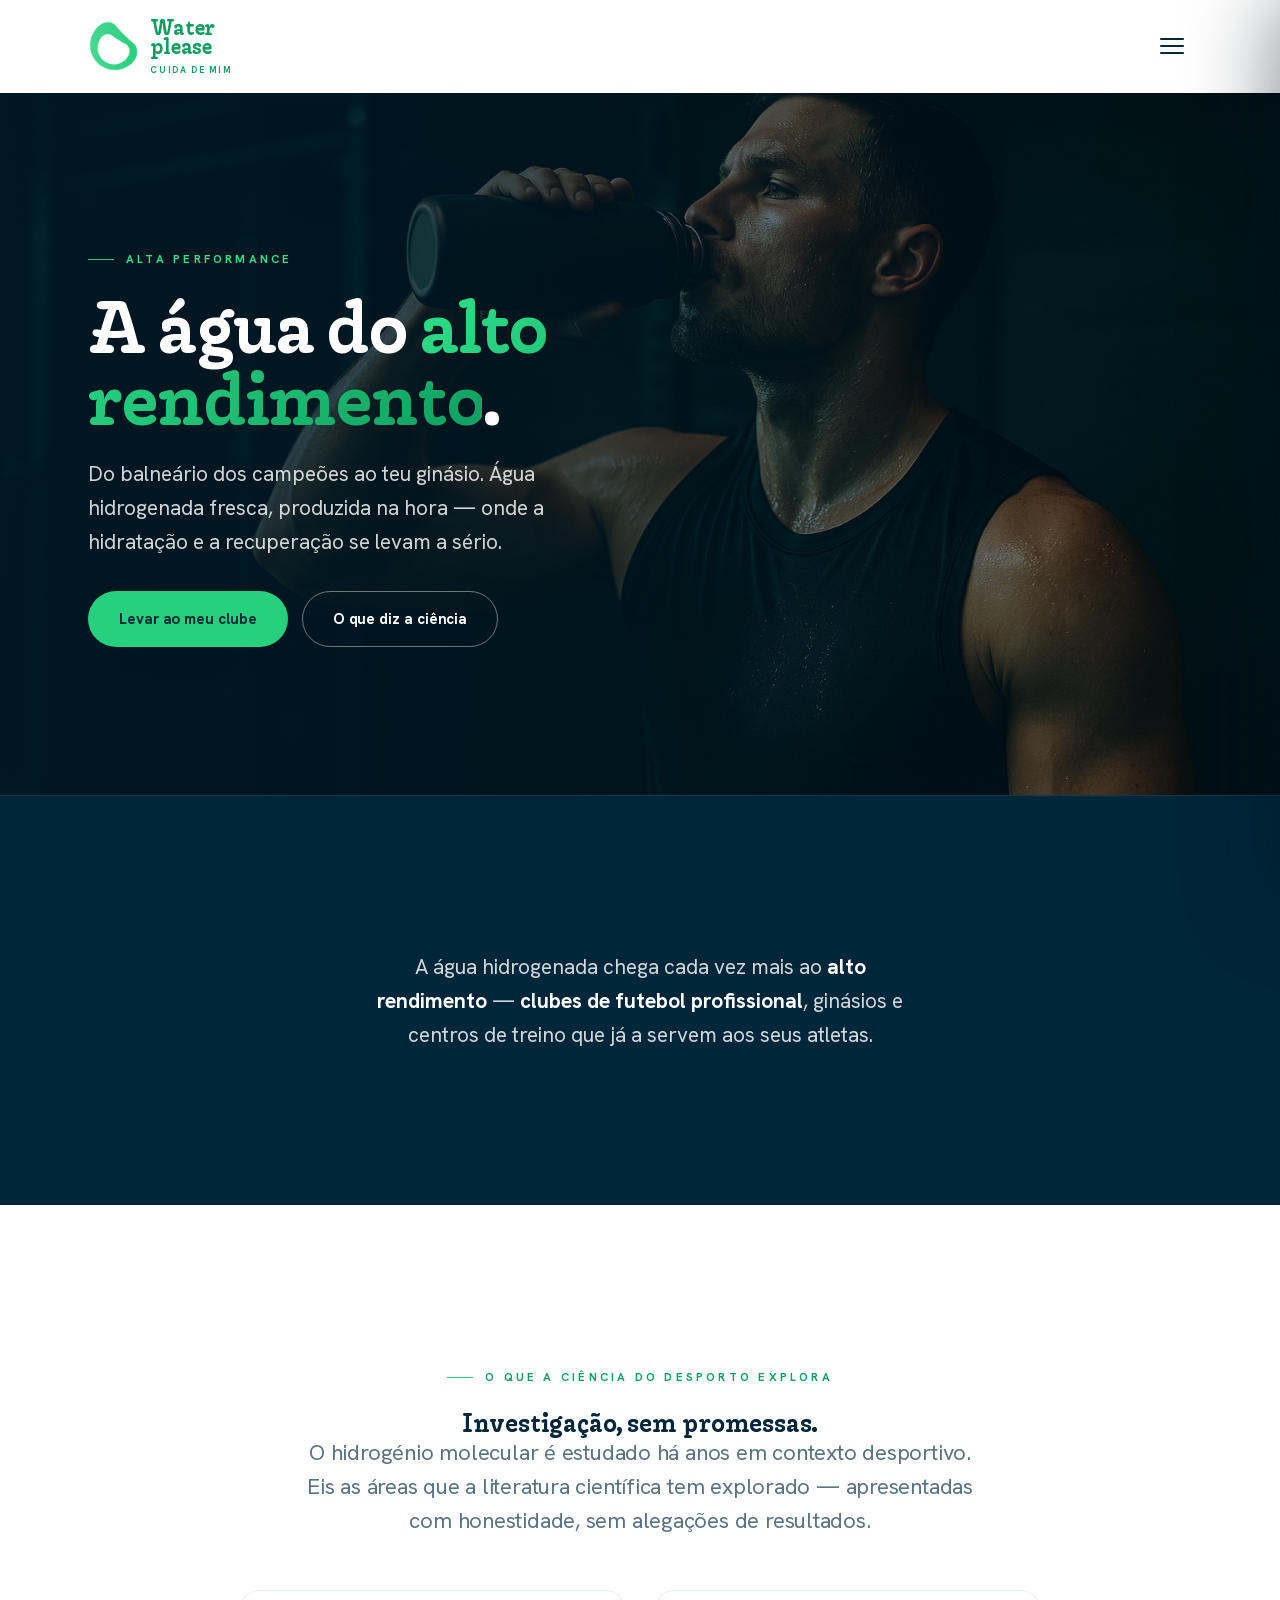
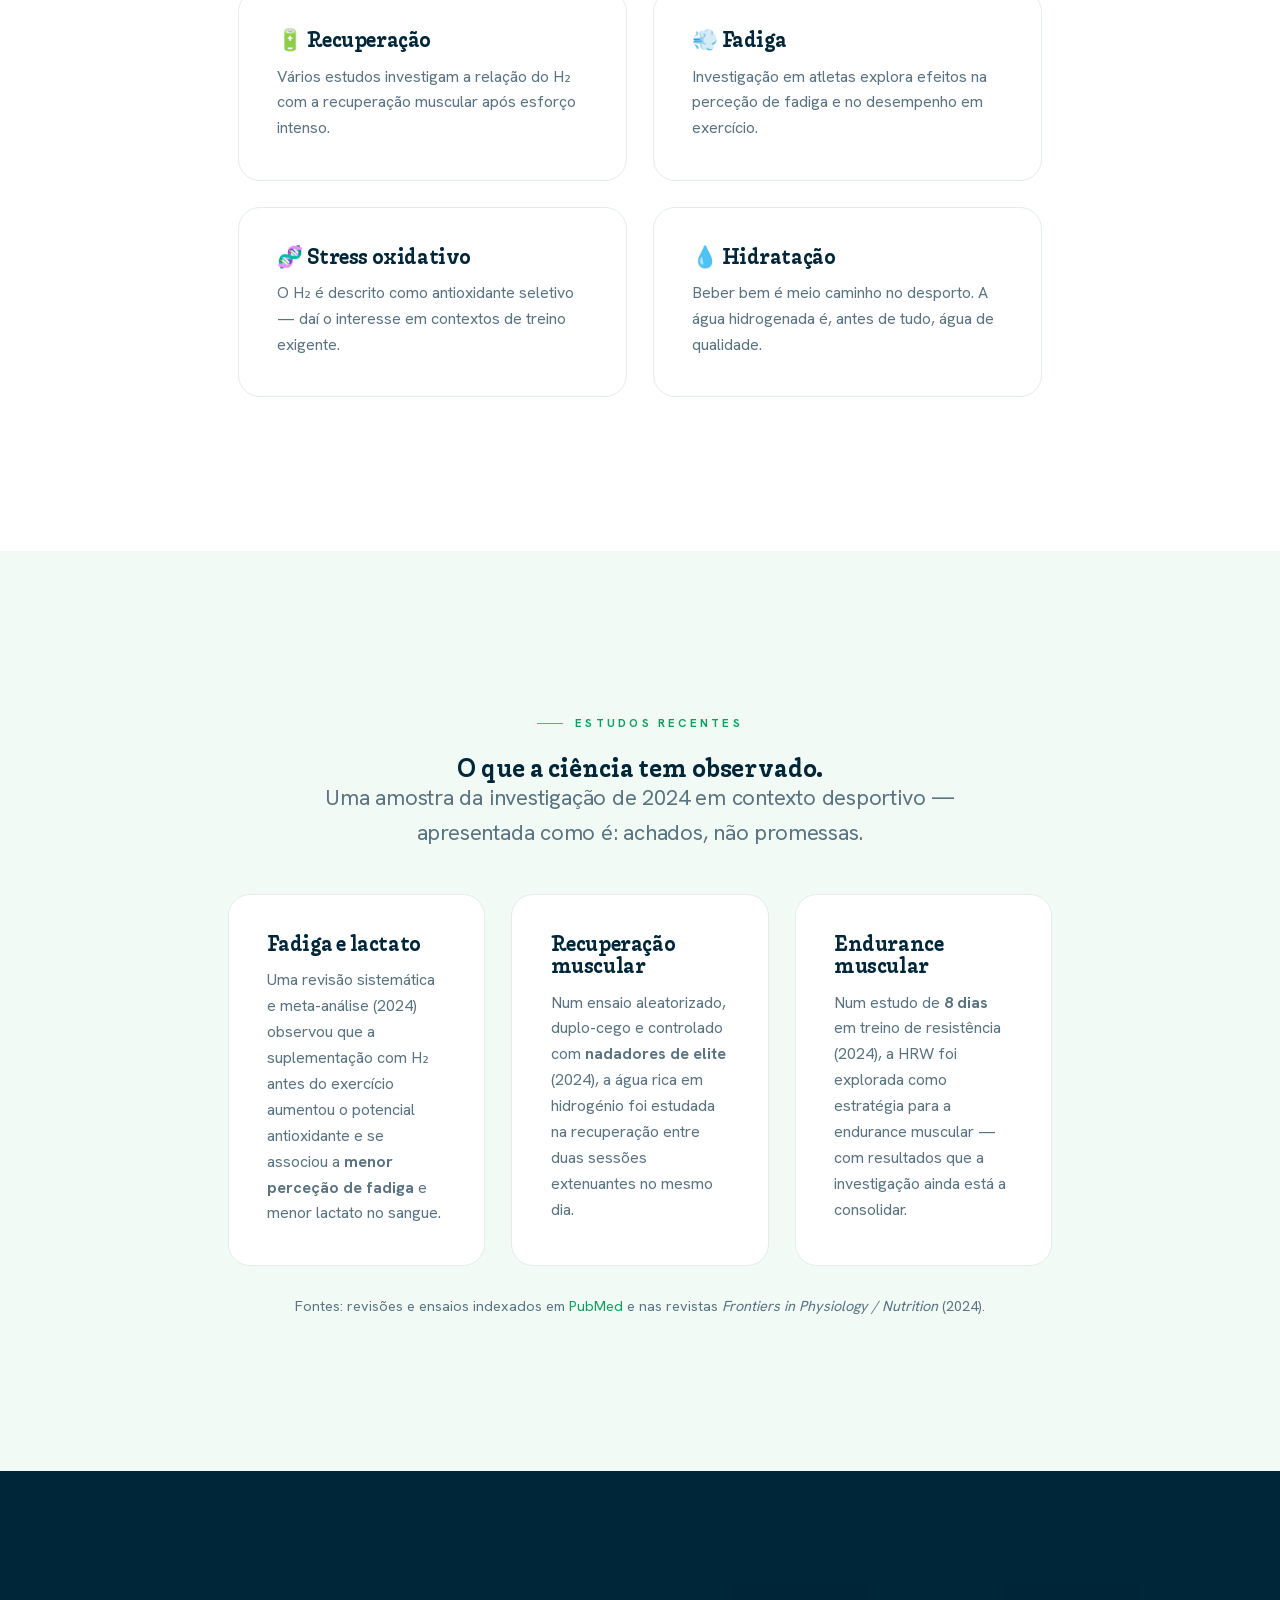
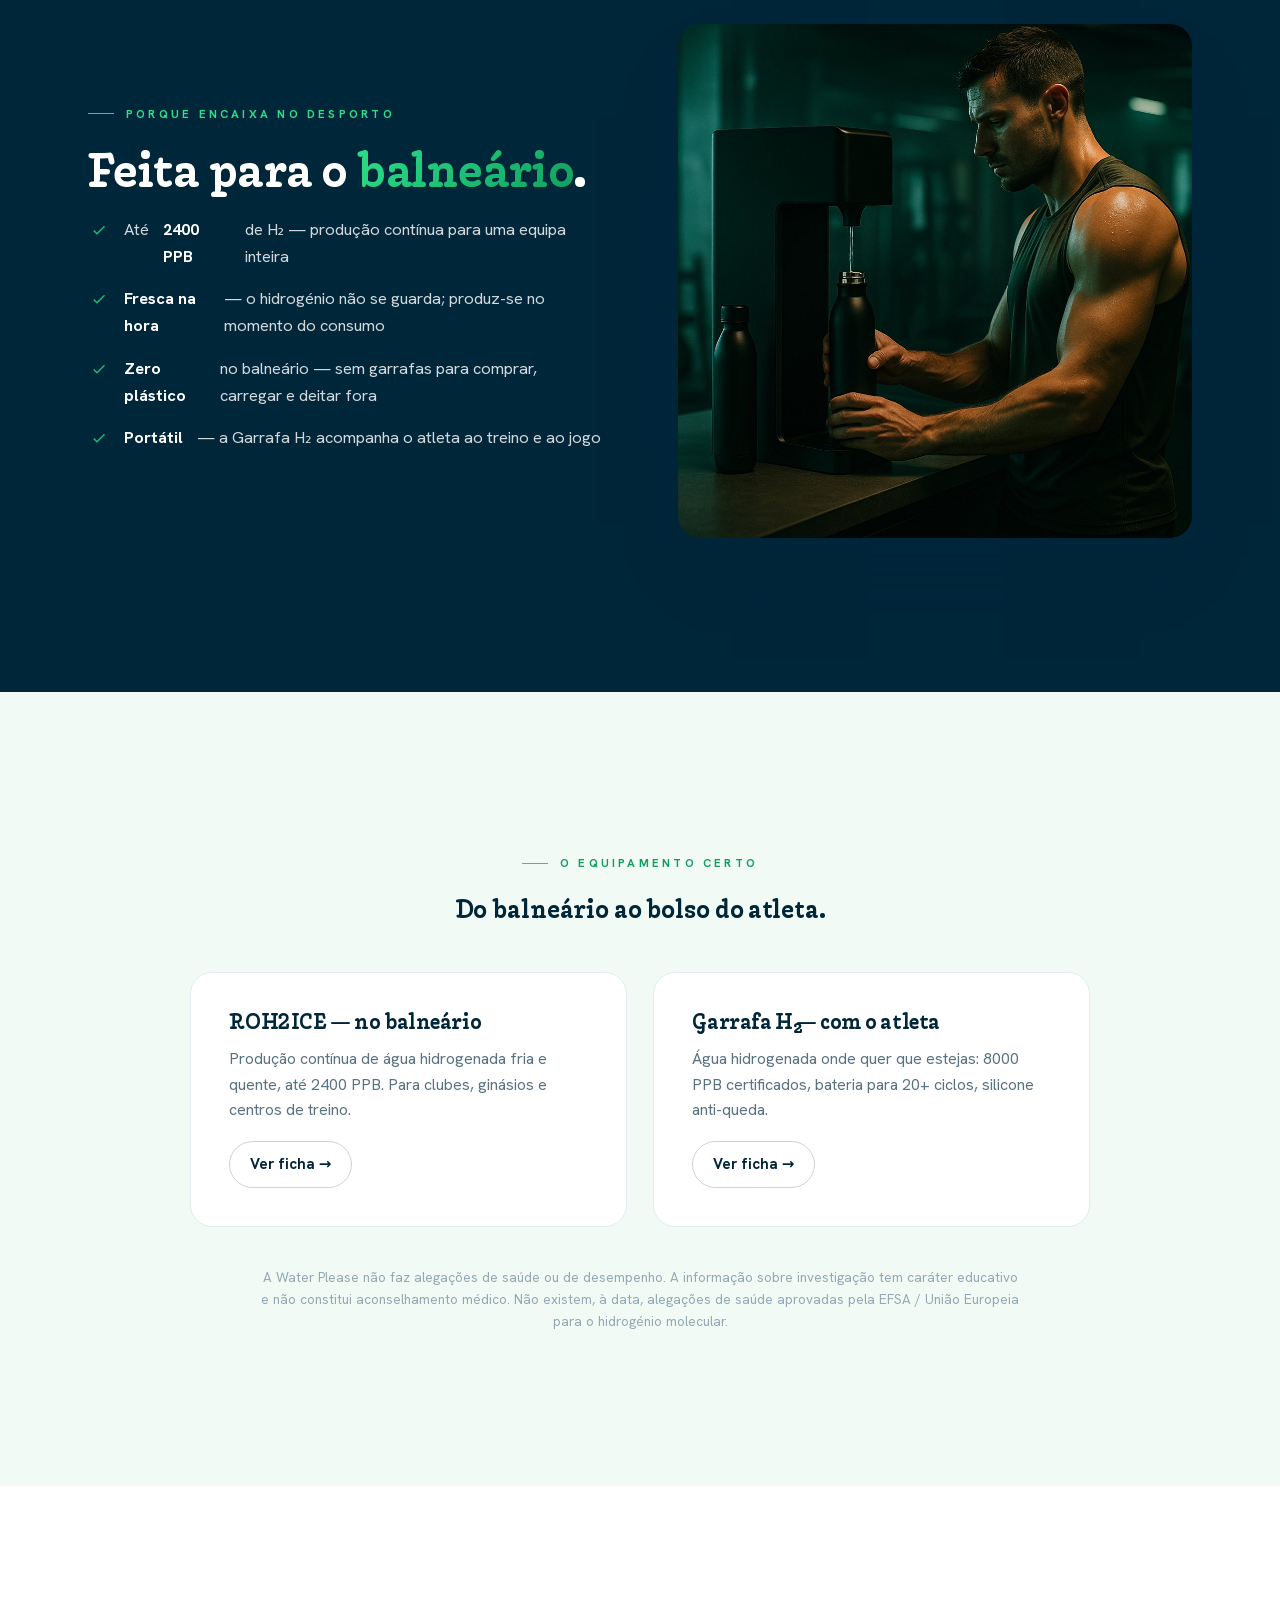
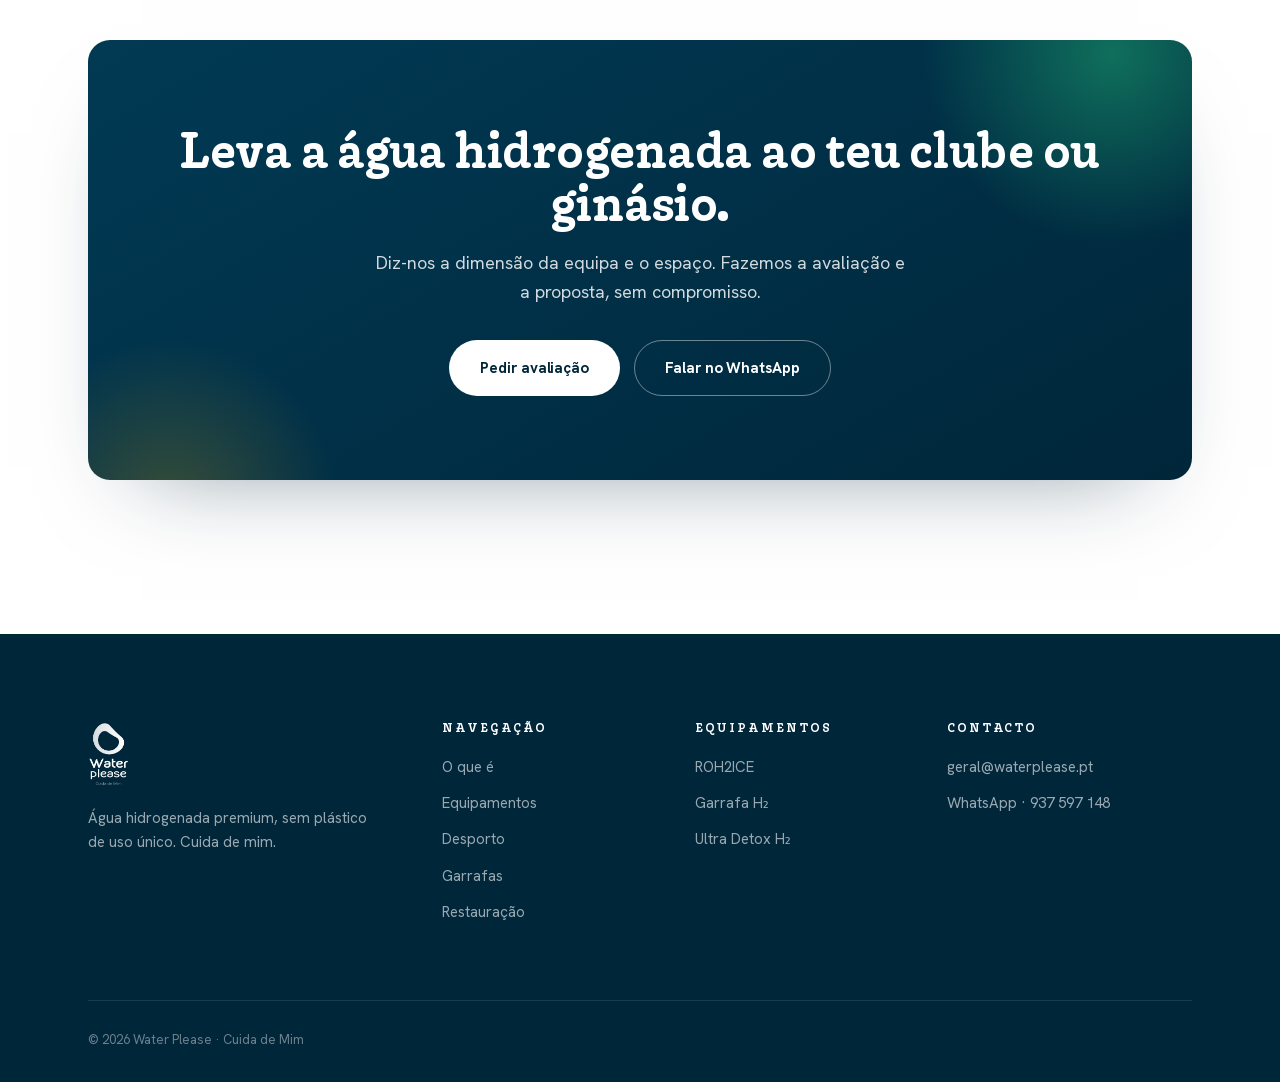
<file: desporto.html>
<!DOCTYPE html>
<html lang="pt">
<head>
<meta charset="UTF-8">
<meta name="viewport" content="width=device-width, initial-scale=1">
<title>Alta Performance — Água Hidrogenada no Desporto | Water Please</title>
<meta name="description" content="Água hidrogenada para o alto rendimento: clubes, ginásios e atletas. O que a ciência do desporto explora, e porque a água feita na hora faz a diferença no balneário.">
<link rel="icon" href="assets/simbolo.png">
<link rel="stylesheet" href="assets/styles.css?v=49">
<style>
  .sport-hero { position:relative; min-height:clamp(500px,78vh,720px); display:grid; align-items:center;
    background:linear-gradient(90deg, rgba(0,25,38,.92) 0%, rgba(0,25,38,.72) 42%, rgba(0,25,38,.35) 100%), url("assets/desporto/hero.jpg") center/cover no-repeat; overflow:hidden; }
  .sport-hero .wrap { position:relative; z-index:2; }
  .sport-hero__in { max-width:620px; }
  .sport-hero h1 { color:#fff; font-size:clamp(38px,6vw,72px); line-height:1.0; }
  .sport-hero h1 i { color:var(--teal); }
  .sport-hero p { color:rgba(255,255,255,.82); font-size:clamp(17px,2vw,21px); margin:22px 0 32px; max-width:500px; }
  .ref-band { background:var(--deep); border-top:1px solid rgba(255,255,255,.08); }
  .ref-band .wrap { display:flex; align-items:center; gap:clamp(20px,4vw,46px); flex-wrap:wrap; justify-content:center; text-align:center; }
  .ref-crest { height:96px; width:auto; border-radius:14px; }
  .ref-band p { color:rgba(255,255,255,.82); font-size:clamp(17px,2vw,21px); max-width:560px; }
  .ref-band p b { color:#fff; }
  .sport-split__img { border-radius:var(--r-lg); overflow:hidden; box-shadow:var(--shadow); aspect-ratio:1/1; }
  .sport-split__img img { width:100%; height:100%; object-fit:cover; }
  .legal-mini { text-align:center; color:var(--faint); font-size:13.5px; max-width:760px; margin:40px auto 0; }
</style>
</head>
<body>

<header class="site-header">
  <div class="wrap nav">
    <a href="index.html" class="nav__logo" aria-label="Water Please"><img src="assets/simbolo-verde.png" alt=""><span class="nav__word">Water<span>please</span><em>Cuida de Mim</em></span></a>
    <button class="nav__toggle" aria-label="Menu"><span></span><span></span><span></span></button>
    <nav class="nav__menu">
      <button class="nav__close" aria-label="Fechar menu">✕</button>
      <a href="o-que-e.html">O que é</a>
      <a href="index.html#sustentabilidade">Sustentabilidade</a>
      <a href="equipamentos.html">Equipamentos</a>
      <a href="desporto.html">Desporto</a>
      <a href="garrafas.html">Garrafas</a>
      <a href="restauracao.html">Restauração</a>
      <a href="arte.html">Arte</a>
      <a href="index.html#faq">FAQ</a>
      <a href="contacto.html" class="btn btn--primary">Pedir orçamento</a>
      <div class="nav__social"><a href="#" class="placeholder">Instagram</a><a href="#" class="placeholder">LinkedIn</a></div>
    </nav>
  </div>
</header>

<section class="sport-hero">
  <div class="wrap">
    <div class="sport-hero__in">
      <span class="eyebrow" style="color:var(--teal-bright)">Alta performance</span>
      <h1>A água do <i>alto rendimento</i>.</h1>
      <p>Do balneário dos campeões ao teu ginásio. Água hidrogenada fresca, produzida na hora — onde a hidratação e a recuperação se levam a sério.</p>
      <div style="display:flex;gap:14px;flex-wrap:wrap">
        <a href="contacto.html" class="btn btn--primary">Levar ao meu clube</a>
        <a href="#ciencia" class="btn btn--outline-light">O que diz a ciência</a>
      </div>
    </div>
  </div>
</section>

<section class="section ref-band">
  <div class="wrap" style="justify-content:center">
    <p style="text-align:center">A água hidrogenada chega cada vez mais ao <b>alto rendimento</b> — <b>clubes de futebol profissional</b>, ginásios e centros de treino que já a servem aos seus atletas.</p>
  </div>
</section>

<section class="section" id="ciencia">
  <div class="wrap" style="max-width:900px">
    <div class="center reveal" style="margin-bottom:52px">
      <span class="eyebrow">O que a ciência do desporto explora</span>
      <h2>Investigação, sem promessas.</h2>
      <p class="lead measure" style="margin-inline:auto">O hidrogénio molecular é estudado há anos em contexto desportivo. Eis as áreas que a literatura científica tem explorado — apresentadas com honestidade, sem alegações de resultados.</p>
    </div>
    <div class="grid-2 reveal">
      <div class="card"><h3>🔋 Recuperação</h3><p>Vários estudos investigam a relação do H₂ com a recuperação muscular após esforço intenso.</p></div>
      <div class="card"><h3>💨 Fadiga</h3><p>Investigação em atletas explora efeitos na perceção de fadiga e no desempenho em exercício.</p></div>
      <div class="card"><h3>🧬 Stress oxidativo</h3><p>O H₂ é descrito como antioxidante seletivo — daí o interesse em contextos de treino exigente.</p></div>
      <div class="card"><h3>💧 Hidratação</h3><p>Beber bem é meio caminho no desporto. A água hidrogenada é, antes de tudo, água de qualidade.</p></div>
    </div>
  </div>
</section>

<section class="section section--cream">
  <div class="wrap" style="max-width:920px">
    <div class="center reveal" style="margin-bottom:44px">
      <span class="eyebrow">Estudos recentes</span>
      <h2>O que a ciência tem observado.</h2>
      <p class="lead measure" style="margin-inline:auto">Uma amostra da investigação de 2024 em contexto desportivo — apresentada como é: achados, não promessas.</p>
    </div>
    <div class="grid-3 reveal">
      <div class="card"><h3>Fadiga e lactato</h3><p>Uma revisão sistemática e meta-análise (2024) observou que a suplementação com H₂ antes do exercício aumentou o potencial antioxidante e se associou a <b>menor perceção de fadiga</b> e menor lactato no sangue.</p></div>
      <div class="card"><h3>Recuperação muscular</h3><p>Num ensaio aleatorizado, duplo-cego e controlado com <b>nadadores de elite</b> (2024), a água rica em hidrogénio foi estudada na recuperação entre duas sessões extenuantes no mesmo dia.</p></div>
      <div class="card"><h3>Endurance muscular</h3><p>Num estudo de <b>8 dias</b> em treino de resistência (2024), a HRW foi explorada como estratégia para a endurance muscular — com resultados que a investigação ainda está a consolidar.</p></div>
    </div>
    <p style="text-align:center;margin-top:28px;font-size:14.5px;color:var(--muted)">Fontes: revisões e ensaios indexados em <a href="https://pubmed.ncbi.nlm.nih.gov/?term=hydrogen+rich+water+exercise" target="_blank" rel="noopener">PubMed</a> e nas revistas <em>Frontiers in Physiology / Nutrition</em> (2024).</p>
  </div>
</section>

<section class="section section--deep">
  <div class="wrap">
    <div class="split" style="align-items:center">
      <div class="reveal">
        <span class="eyebrow">Porque encaixa no desporto</span>
        <h2 style="color:#fff">Feita para o <i>balneário</i>.</h2>
        <ul class="checklist" style="margin-top:20px">
          <li style="color:rgba(255,255,255,.82)">Até <b style="color:#fff">2400 PPB</b> de H₂ — produção contínua para uma equipa inteira</li>
          <li style="color:rgba(255,255,255,.82)"><b style="color:#fff">Fresca na hora</b> — o hidrogénio não se guarda; produz-se no momento do consumo</li>
          <li style="color:rgba(255,255,255,.82)"><b style="color:#fff">Zero plástico</b> no balneário — sem garrafas para comprar, carregar e deitar fora</li>
          <li style="color:rgba(255,255,255,.82)"><b style="color:#fff">Portátil</b> — a Garrafa H₂ acompanha o atleta ao treino e ao jogo</li>
        </ul>
      </div>
      <div class="reveal"><div class="sport-split__img"><img src="assets/desporto/estacao.jpg" alt="Estação de água hidrogenada num ginásio"></div></div>
    </div>
  </div>
</section>

<section class="section section--cream">
  <div class="wrap">
    <div class="center reveal" style="margin-bottom:50px">
      <span class="eyebrow">O equipamento certo</span>
      <h2>Do balneário ao bolso do atleta.</h2>
    </div>
    <div class="grid-2 reveal" style="max-width:900px;margin:0 auto">
      <div class="card">
        <h3>ROH2ICE — no balneário</h3>
        <p>Produção contínua de água hidrogenada fria e quente, até 2400 PPB. Para clubes, ginásios e centros de treino.</p>
        <a href="equipamentos/roh2ice.html" class="btn btn--ghost" style="margin-top:18px;padding:10px 20px;font-size:15px">Ver ficha →</a>
      </div>
      <div class="card">
        <h3>Garrafa H₂ — com o atleta</h3>
        <p>Água hidrogenada onde quer que estejas: 8000 PPB certificados, bateria para 20+ ciclos, silicone anti-queda.</p>
        <a href="equipamentos/garrafa-h2.html" class="btn btn--ghost" style="margin-top:18px;padding:10px 20px;font-size:15px">Ver ficha →</a>
      </div>
    </div>
    <p class="legal-mini">A Water Please não faz alegações de saúde ou de desempenho. A informação sobre investigação tem caráter educativo e não constitui aconselhamento médico. Não existem, à data, alegações de saúde aprovadas pela EFSA / União Europeia para o hidrogénio molecular.</p>
  </div>
</section>

<section class="section">
  <div class="wrap">
    <div class="cta-band reveal">
      <h2>Leva a água hidrogenada ao teu clube ou ginásio.</h2>
      <p>Diz-nos a dimensão da equipa e o espaço. Fazemos a avaliação e a proposta, sem compromisso.</p>
      <div style="display:flex;gap:14px;justify-content:center;flex-wrap:wrap">
        <a href="contacto.html" class="btn btn--light">Pedir avaliação</a>
        <a href="#" class="btn btn--outline-light" data-wpp>Falar no WhatsApp</a>
      </div>
    </div>
  </div>
</section>

<footer class="site-footer">
  <div class="wrap">
    <div class="footer-grid">
      <div><img class="flogo" src="assets/logo-vertical-branco.png" alt="Water Please"><p style="font-size:15px;max-width:280px">Água hidrogenada premium, sem plástico de uso único. Cuida de mim.</p></div>
      <div><h4>Navegação</h4><ul><li><a href="o-que-e.html">O que é</a></li><li><a href="equipamentos.html">Equipamentos</a></li><li><a href="desporto.html">Desporto</a></li><li><a href="garrafas.html">Garrafas</a></li><li><a href="restauracao.html">Restauração</a></li></ul></div>
      <div><h4>Equipamentos</h4><ul><li><a href="equipamentos/roh2ice.html">ROH2ICE</a></li><li><a href="equipamentos/garrafa-h2.html">Garrafa H₂</a></li><li><a href="equipamentos/ultra-detox-h2.html">Ultra Detox H₂</a></li></ul></div>
      <div><h4>Contacto</h4><ul><li><a href="mailto:geral@waterplease.pt">geral@waterplease.pt</a></li><li><a href="#" data-wpp>WhatsApp · 937 597 148</a></li></ul></div>
    </div>
    <div class="footer-bottom"><span>© 2026 Water Please · Cuida de Mim</span></div>
  </div>
</footer>

<script src="assets/app.js"></script>
</body>
</html>
</file>
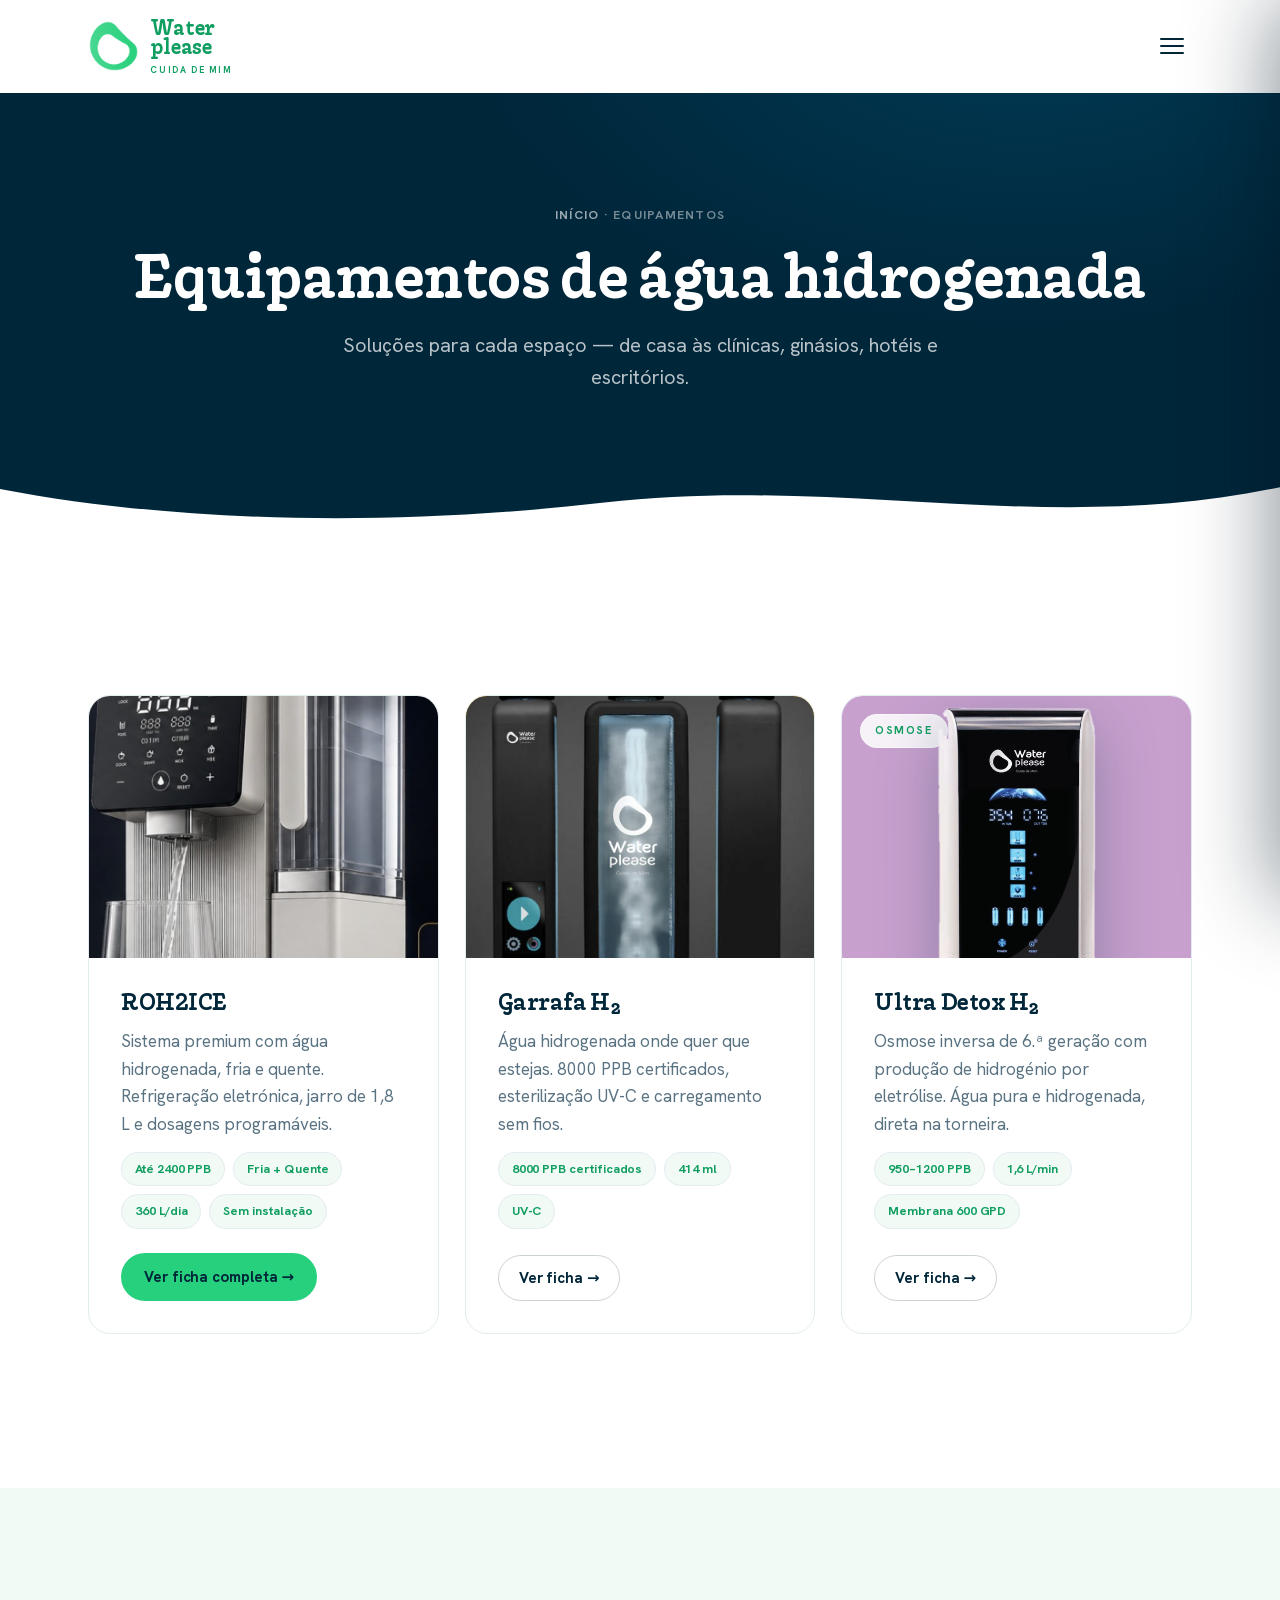
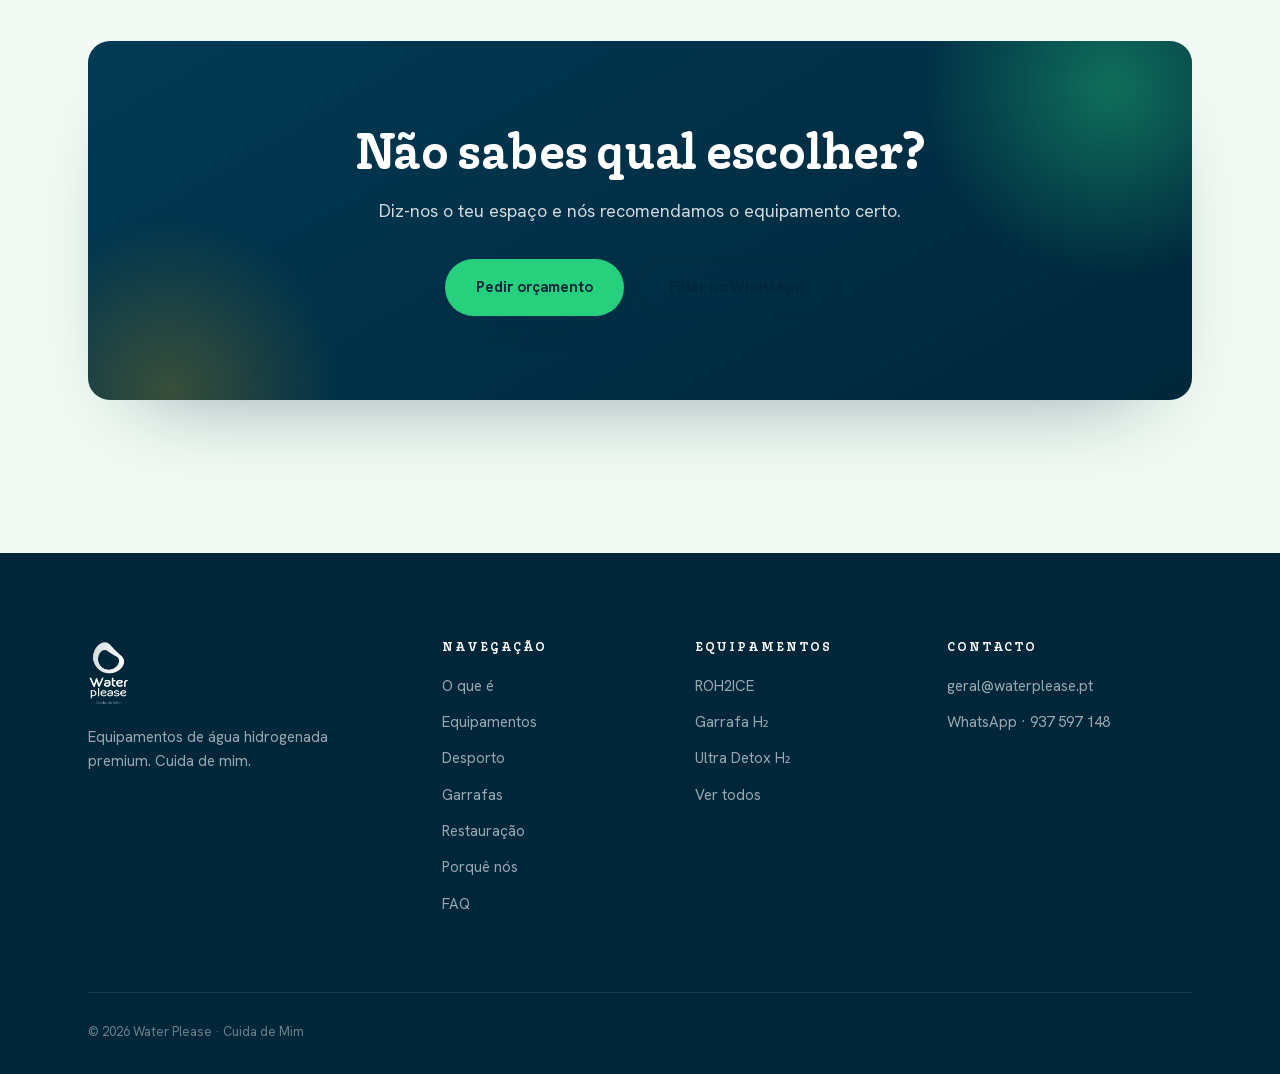
<file: equipamentos.html>
<!DOCTYPE html>
<html lang="pt">
<head>
<meta charset="UTF-8">
<meta name="viewport" content="width=device-width, initial-scale=1">
<title>Equipamentos de Água Hidrogenada — Water Please</title>
<meta name="description" content="Catálogo de equipamentos de água hidrogenada Water Please. Soluções para casa, clínicas, ginásios, hotéis e escritórios.">
<link rel="icon" href="assets/simbolo.png">
<link rel="stylesheet" href="assets/styles.css?v=49">
</head>
<body>

<header class="site-header">
  <div class="wrap nav">
    <a href="index.html" class="nav__logo"><img src="assets/simbolo-verde.png" alt=""><span class="nav__word">Water<span>please</span><em>Cuida de Mim</em></span></a>
    <button class="nav__toggle" aria-label="Menu"><span></span><span></span><span></span></button>
    <nav class="nav__menu">
      <button class="nav__close" aria-label="Fechar menu">✕</button>
      <a href="o-que-e.html">O que é</a>
      <a href="equipamentos.html">Equipamentos</a>
      <a href="desporto.html">Desporto</a>
      <a href="garrafas.html">Garrafas</a>
      <a href="restauracao.html">Restauração</a>
      <a href="index.html#porque">Porquê nós</a>
      <a href="arte.html">Arte</a>
      <a href="index.html#faq">FAQ</a>
      <a href="contacto.html" class="btn btn--primary">Pedir orçamento</a>
    
      <div class="nav__social"><a href="#" class="placeholder">Instagram</a><a href="#" class="placeholder">LinkedIn</a></div>
    </nav>
  </div>
</header>

<section class="page-hero">
  <div class="wrap">
    <div class="crumbs"><a href="index.html">Início</a> · Equipamentos</div>
    <h1>Equipamentos de água hidrogenada</h1>
    <p>Soluções para cada espaço — de casa às clínicas, ginásios, hotéis e escritórios.</p>
  </div>
</section>
<svg class="wave" viewBox="0 0 1440 90" preserveAspectRatio="none" aria-hidden="true"><path d="M0,0 H1440 V26 C1180,84 940,12 680,44 C430,74 190,66 0,28 Z"/></svg>

<section class="section">
  <div class="wrap">
    <div class="grid-3">

      <article class="product-card reveal">
        <div class="product-card__media">
          <span class="product-card__badge">PREMIUM</span>
          <img loading="lazy" decoding="async" src="assets/roh2ice-foto.jpg" alt="ROH2ICE Water Please a servir água" class="media-cover" style="object-position:50% 32%">
        </div>
        <div class="product-card__body">
          <h3>ROH2ICE</h3>
          <p style="color:var(--muted)">Sistema premium com água hidrogenada, fria e quente. Refrigeração eletrónica, jarro de 1,8 L e dosagens programáveis.</p>
          <div class="product-card__specs">
            <span class="spec-pill">Até 2400 PPB</span>
            <span class="spec-pill">Fria + Quente</span>
            <span class="spec-pill">360 L/dia</span>
            <span class="spec-pill">Sem instalação</span>
          </div>
          <div class="product-card__foot">
            <a href="equipamentos/roh2ice.html" class="btn btn--primary" style="padding:11px 22px;font-size:15px">Ver ficha completa →</a>
          </div>
        </div>
      </article>

      <article class="product-card reveal">
        <div class="product-card__media">
          <span class="product-card__badge">PORTÁTIL</span>
          <img loading="lazy" decoding="async" src="assets/garrafa-wp.jpg" alt="Garrafa de água hidrogenada Water Please" class="media-cover">
        </div>
        <div class="product-card__body">
          <h3>Garrafa H₂</h3>
          <p style="color:var(--muted)">Água hidrogenada onde quer que estejas. 8000 PPB certificados, esterilização UV-C e carregamento sem fios.</p>
          <div class="product-card__specs">
            <span class="spec-pill">8000 PPB certificados</span>
            <span class="spec-pill">414 ml</span>
            <span class="spec-pill">UV-C</span>
          </div>
          <div class="product-card__foot">
            <a href="equipamentos/garrafa-h2.html" class="btn btn--ghost" style="padding:10px 20px;font-size:15px">Ver ficha →</a>
          </div>
        </div>
      </article>

      <article class="product-card reveal">
        <div class="product-card__media">
          <span class="product-card__badge">OSMOSE</span>
          <img loading="lazy" decoding="async" src="assets/ultradetox-wp.png" alt="Ultra Detox H₂ — osmose inversa com água hidrogenada" style="width:52%">
        </div>
        <div class="product-card__body">
          <h3>Ultra Detox H₂</h3>
          <p style="color:var(--muted)">Osmose inversa de 6.ª geração com produção de hidrogénio por eletrólise. Água pura e hidrogenada, direta na torneira.</p>
          <div class="product-card__specs">
            <span class="spec-pill">950–1200 PPB</span>
            <span class="spec-pill">1,6 L/min</span>
            <span class="spec-pill">Membrana 600 GPD</span>
          </div>
          <div class="product-card__foot">
            <a href="equipamentos/ultra-detox-h2.html" class="btn btn--ghost" style="padding:10px 20px;font-size:15px">Ver ficha →</a>
          </div>
        </div>
      </article>

    </div>

    
  </div>
</section>

<section class="section section--cream">
  <div class="wrap">
    <div class="cta-band reveal">
      <h2>Não sabes qual escolher?</h2>
      <p>Diz-nos o teu espaço e nós recomendamos o equipamento certo.</p>
      <div style="display:flex;gap:14px;justify-content:center;flex-wrap:wrap">
        <a href="contacto.html" class="btn btn--primary">Pedir orçamento</a>
        <a href="#" class="btn btn--ghost" data-wpp>Falar no WhatsApp</a>
      </div>
    </div>
  </div>
</section>

<footer class="site-footer">
  <div class="wrap">
    <div class="footer-grid">
      <div><img class="flogo" src="assets/logo-vertical-branco.png" alt="Water Please"><p style="font-size:15px;max-width:280px">Equipamentos de água hidrogenada premium. Cuida de mim.</p></div>
      <div><h4>Navegação</h4><ul><li><a href="o-que-e.html">O que é</a></li><li><a href="equipamentos.html">Equipamentos</a></li><li><a href="desporto.html">Desporto</a></li><li><a href="garrafas.html">Garrafas</a></li><li><a href="restauracao.html">Restauração</a></li><li><a href="index.html#porque">Porquê nós</a></li><li><a href="index.html#faq">FAQ</a></li></ul></div>
      <div><h4>Equipamentos</h4><ul><li><a href="equipamentos/roh2ice.html">ROH2ICE</a></li><li><a href="equipamentos/garrafa-h2.html">Garrafa H₂</a></li><li><a href="equipamentos/ultra-detox-h2.html">Ultra Detox H₂</a></li><li><a href="equipamentos.html">Ver todos</a></li></ul></div>
      <div><h4>Contacto</h4><ul><li><a href="mailto:geral@waterplease.pt">geral@waterplease.pt</a></li><li><a href="#" data-wpp>WhatsApp · 937 597 148</a></li></ul></div>
    </div>
    <div class="footer-bottom"><span>© 2026 Water Please · Cuida de Mim</span></div>
  </div>
</footer>

<script src="assets/app.js"></script>
</body>
</html>
</file>
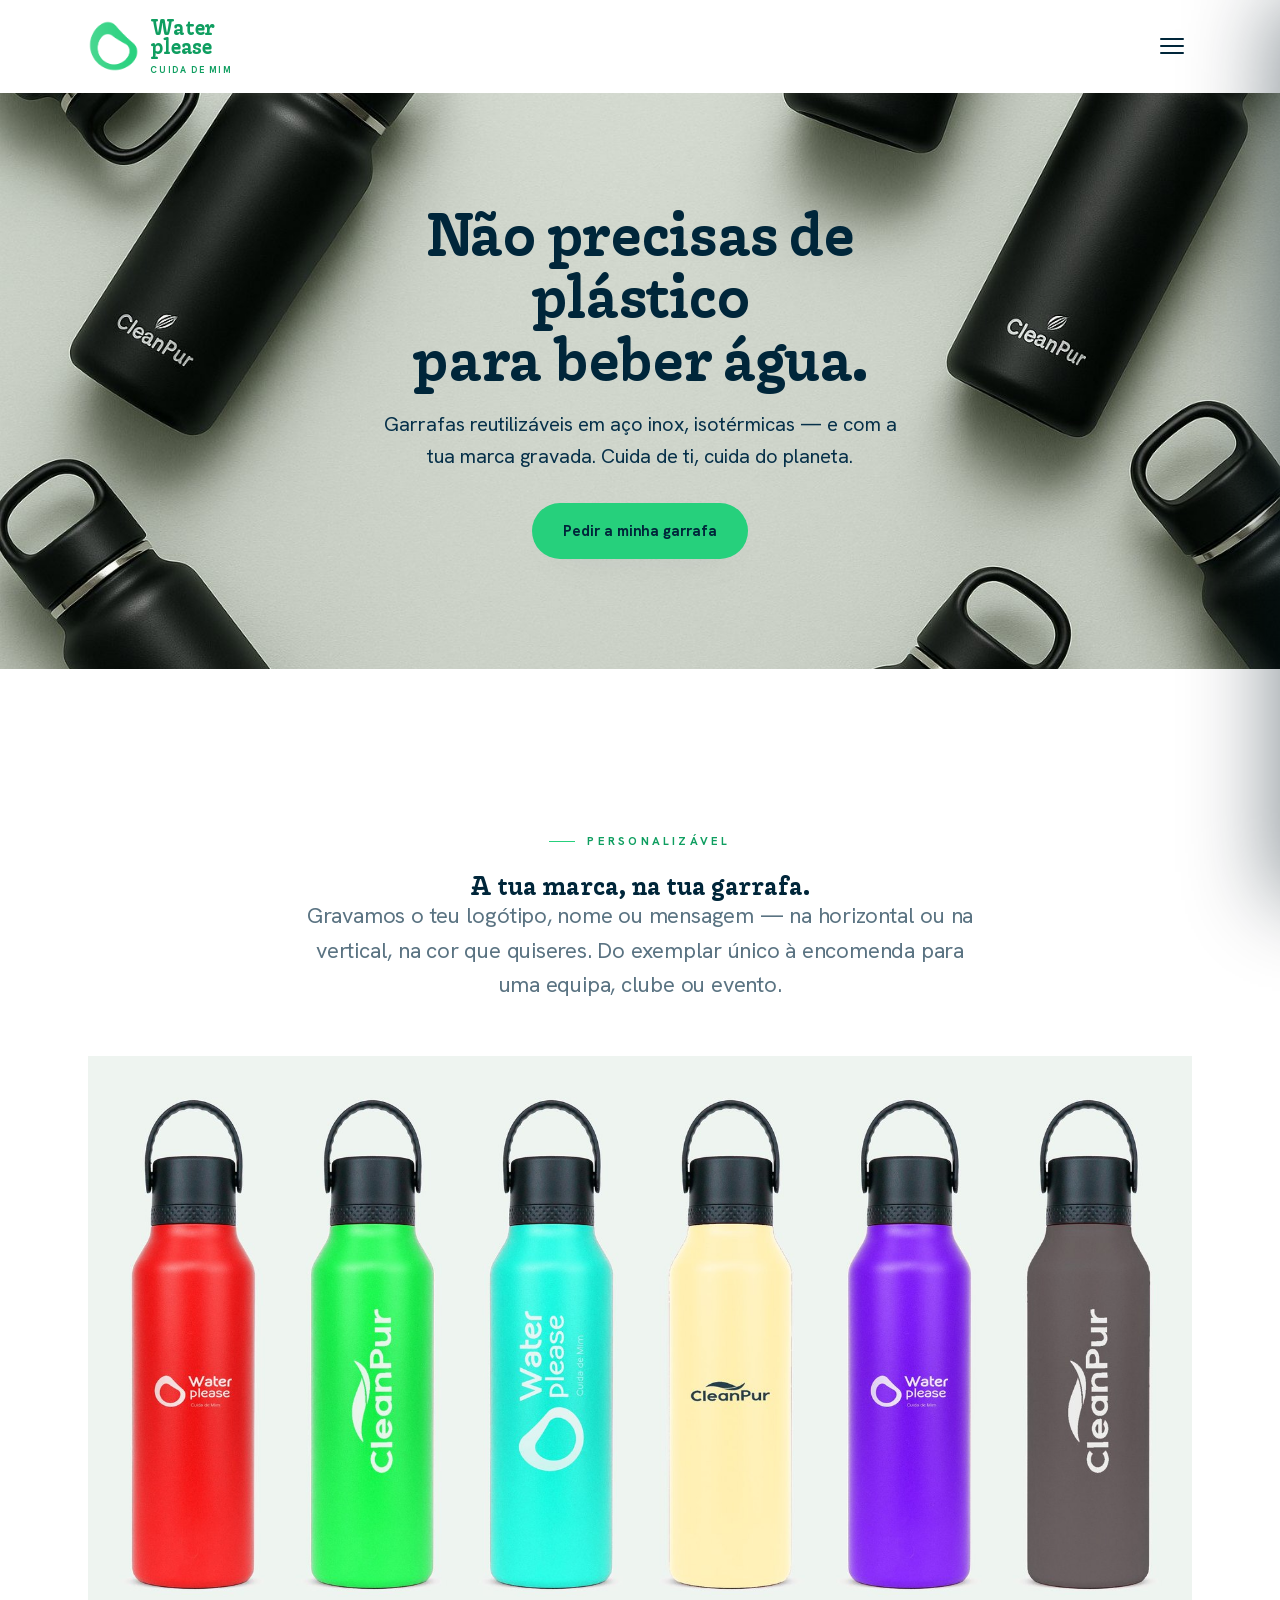
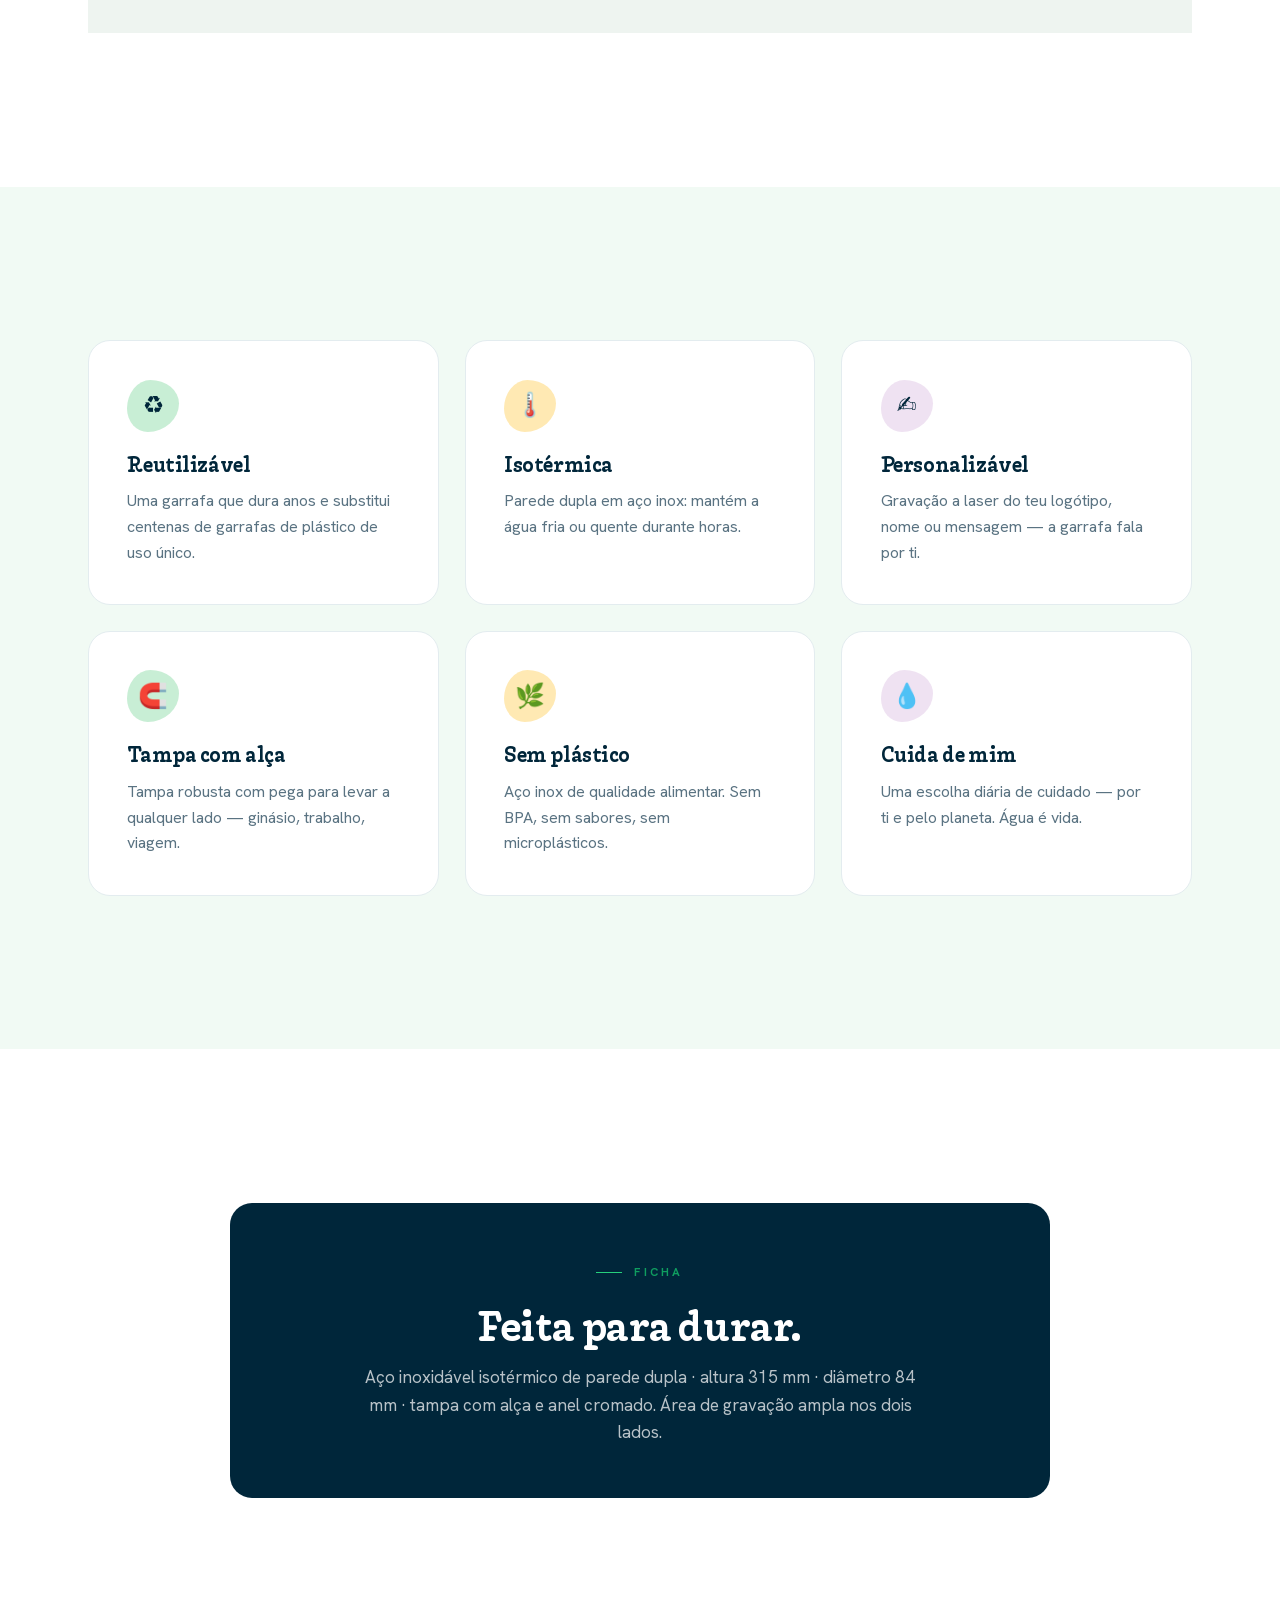
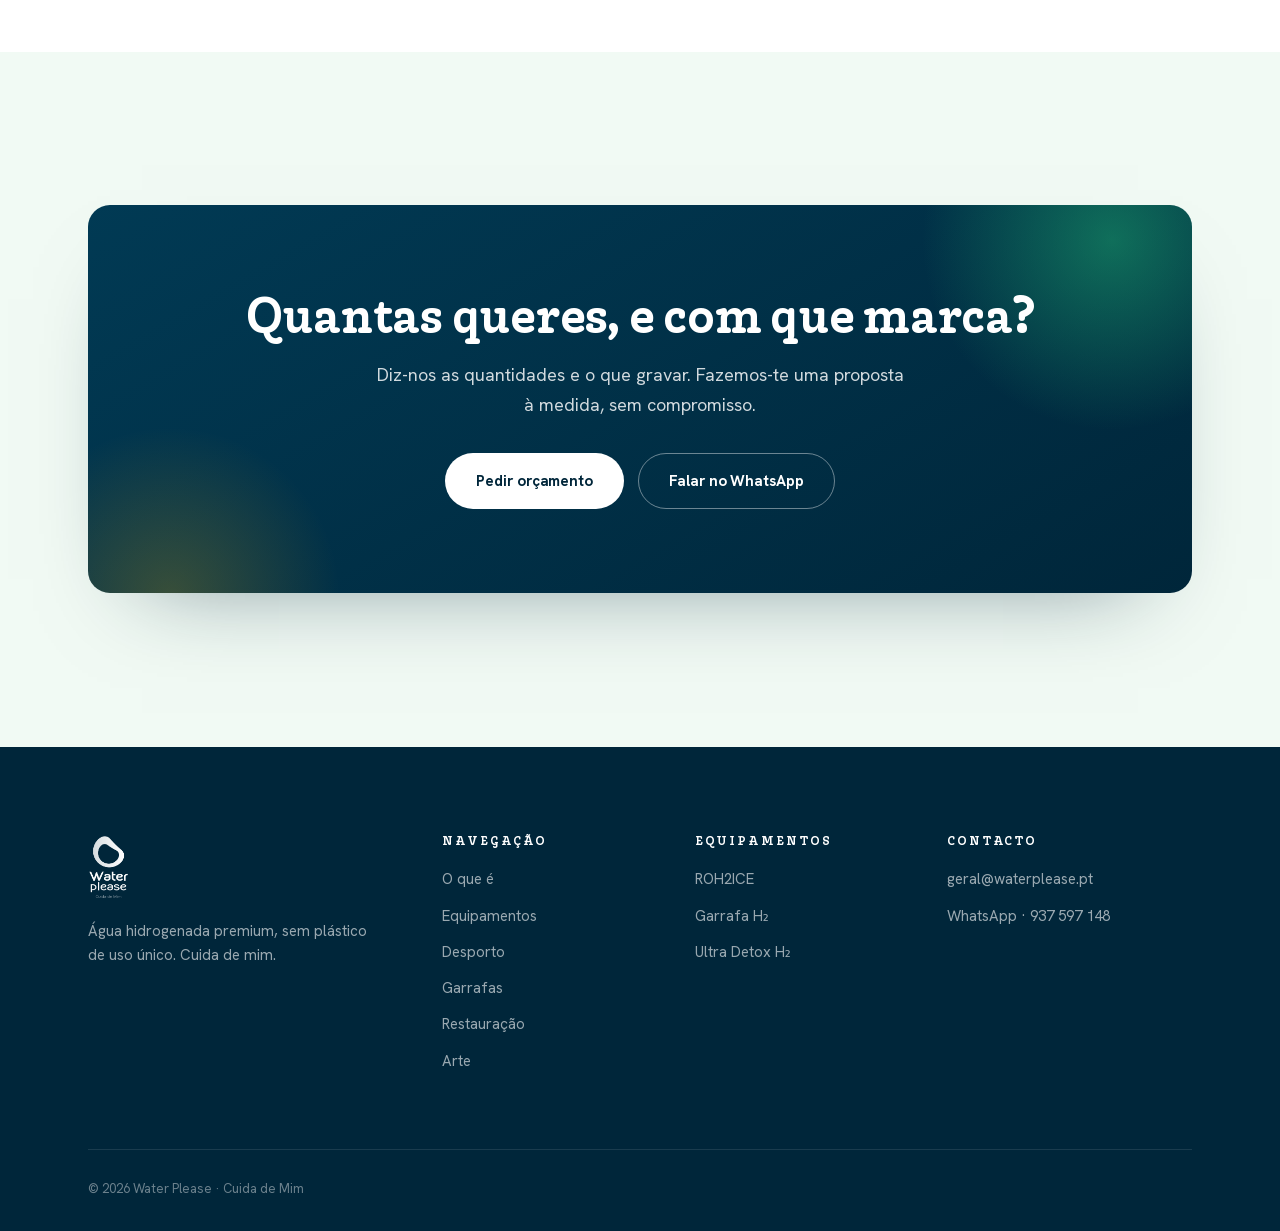
<file: garrafas.html>
<!DOCTYPE html>
<html lang="pt">
<head>
<meta charset="UTF-8">
<meta name="viewport" content="width=device-width, initial-scale=1">
<title>Garrafas — A tua marca, sem plástico | Water Please</title>
<meta name="description" content="Garrafas reutilizáveis em aço inox, isotérmicas e personalizáveis com a tua marca. Não precisas de plástico para beber água.">
<link rel="icon" href="assets/simbolo.png">
<link rel="stylesheet" href="assets/styles.css?v=49">
<style>
  .garrafas-hero { position:relative; min-height:clamp(460px,64vh,640px); display:grid; place-items:center; text-align:center;
    background:url("assets/hero-garrafas/hero.jpg") center/cover no-repeat; overflow:hidden; }
  .garrafas-hero__in { position:relative; z-index:2; max-width:640px; padding:40px var(--gut); }
  .garrafas-hero h1 { font-size:clamp(34px,5.4vw,60px); color:var(--ink); line-height:1.04; }
  .garrafas-hero p { color:var(--ink-2); font-size:clamp(17px,2vw,20px); margin:18px 0 30px; }
  .showcase { display:grid; grid-template-columns:1fr 1fr; gap:clamp(20px,3vw,40px); align-items:end; max-width:520px; margin:0 auto; }
  .showcase figure { text-align:center; }
  .showcase img { height:clamp(300px,40vw,440px); width:auto; margin:0 auto; filter:drop-shadow(0 30px 40px rgba(0,38,58,.18)); }
  .showcase figcaption { margin-top:16px; font-family:'Chubbo',sans-serif; font-weight:500; font-size:15px; color:var(--muted); }
  .perso { background:var(--deep); border-radius:var(--r-lg); padding:clamp(30px,4vw,52px); color:#fff; text-align:center; max-width:820px; margin:0 auto; }
  .perso h2 { color:#fff; font-size:clamp(26px,3.4vw,42px); }
  .perso p { color:rgba(255,255,255,.72); max-width:560px; margin:16px auto 0; }
</style>
</head>
<body>

<header class="site-header">
  <div class="wrap nav">
    <a href="index.html" class="nav__logo" aria-label="Water Please"><img src="assets/simbolo-verde.png" alt=""><span class="nav__word">Water<span>please</span><em>Cuida de Mim</em></span></a>
    <button class="nav__toggle" aria-label="Menu"><span></span><span></span><span></span></button>
    <nav class="nav__menu">
      <button class="nav__close" aria-label="Fechar menu">✕</button>
      <a href="o-que-e.html">O que é</a>
      <a href="index.html#sustentabilidade">Sustentabilidade</a>
      <a href="equipamentos.html">Equipamentos</a>
      <a href="desporto.html">Desporto</a>
      <a href="garrafas.html">Garrafas</a>
      <a href="restauracao.html">Restauração</a>
      <a href="arte.html">Arte</a>
      <a href="index.html#faq">FAQ</a>
      <a href="contacto.html" class="btn btn--primary">Pedir orçamento</a>
      <div class="nav__social"><a href="#" class="placeholder">Instagram</a><a href="#" class="placeholder">LinkedIn</a></div>
    </nav>
  </div>
</header>

<section class="garrafas-hero">
  <div class="garrafas-hero__in">
    <h1>Não precisas de plástico<br>para beber água.</h1>
    <p>Garrafas reutilizáveis em aço inox, isotérmicas — e com a tua marca gravada. Cuida de ti, cuida do planeta.</p>
    <a href="contacto.html" class="btn btn--primary">Pedir a minha garrafa</a>
  </div>
</section>

<section class="section">
  <div class="wrap">
    <div class="center reveal" style="margin-bottom:clamp(36px,5vw,54px)">
      <span class="eyebrow">Personalizável</span>
      <h2>A tua marca, na tua garrafa.</h2>
      <p class="lead measure" style="margin-inline:auto">Gravamos o teu logótipo, nome ou mensagem — na horizontal ou na vertical, na cor que quiseres. Do exemplar único à encomenda para uma equipa, clube ou evento.</p>
    </div>
    <img loading="lazy" decoding="async" src="assets/garrafas/rb-lineup.jpg" alt="Garrafas reutilizáveis em várias cores com logótipos Water Please e CleanPur, horizontal e vertical" style="width:100%;display:block">
  </div>
</section>

<section class="section section--cream">
  <div class="wrap">
    <div class="grid-3">
      <div class="card reveal"><div class="card__ico">♻️</div><h3>Reutilizável</h3><p>Uma garrafa que dura anos e substitui centenas de garrafas de plástico de uso único.</p></div>
      <div class="card reveal"><div class="card__ico">🌡️</div><h3>Isotérmica</h3><p>Parede dupla em aço inox: mantém a água fria ou quente durante horas.</p></div>
      <div class="card reveal"><div class="card__ico">✍️</div><h3>Personalizável</h3><p>Gravação a laser do teu logótipo, nome ou mensagem — a garrafa fala por ti.</p></div>
      <div class="card reveal"><div class="card__ico">🧲</div><h3>Tampa com alça</h3><p>Tampa robusta com pega para levar a qualquer lado — ginásio, trabalho, viagem.</p></div>
      <div class="card reveal"><div class="card__ico">🌿</div><h3>Sem plástico</h3><p>Aço inox de qualidade alimentar. Sem BPA, sem sabores, sem microplásticos.</p></div>
      <div class="card reveal"><div class="card__ico">💧</div><h3>Cuida de mim</h3><p>Uma escolha diária de cuidado — por ti e pelo planeta. Água é vida.</p></div>
    </div>
  </div>
</section>

<section class="section">
  <div class="wrap">
    <div class="perso reveal">
      <span class="eyebrow" style="justify-content:center">Ficha</span>
      <h2>Feita para durar.</h2>
      <p>Aço inoxidável isotérmico de parede dupla · altura 315 mm · diâmetro 84 mm · tampa com alça e anel cromado. Área de gravação ampla nos dois lados.</p>
    </div>
  </div>
</section>

<section class="section section--cream">
  <div class="wrap">
    <div class="cta-band reveal">
      <h2>Quantas queres, e com que marca?</h2>
      <p>Diz-nos as quantidades e o que gravar. Fazemos-te uma proposta à medida, sem compromisso.</p>
      <div style="display:flex;gap:14px;justify-content:center;flex-wrap:wrap">
        <a href="contacto.html" class="btn btn--light">Pedir orçamento</a>
        <a href="#" class="btn btn--outline-light" data-wpp>Falar no WhatsApp</a>
      </div>
    </div>
  </div>
</section>

<footer class="site-footer">
  <div class="wrap">
    <div class="footer-grid">
      <div><img class="flogo" src="assets/logo-vertical-branco.png" alt="Water Please"><p style="font-size:15px;max-width:280px">Água hidrogenada premium, sem plástico de uso único. Cuida de mim.</p></div>
      <div><h4>Navegação</h4><ul><li><a href="o-que-e.html">O que é</a></li><li><a href="equipamentos.html">Equipamentos</a></li><li><a href="desporto.html">Desporto</a></li><li><a href="garrafas.html">Garrafas</a></li><li><a href="restauracao.html">Restauração</a></li><li><a href="arte.html">Arte</a></li></ul></div>
      <div><h4>Equipamentos</h4><ul><li><a href="equipamentos/roh2ice.html">ROH2ICE</a></li><li><a href="equipamentos/garrafa-h2.html">Garrafa H₂</a></li><li><a href="equipamentos/ultra-detox-h2.html">Ultra Detox H₂</a></li></ul></div>
      <div><h4>Contacto</h4><ul><li><a href="mailto:geral@waterplease.pt">geral@waterplease.pt</a></li><li><a href="#" data-wpp>WhatsApp · 937 597 148</a></li></ul></div>
    </div>
    <div class="footer-bottom"><span>© 2026 Water Please · Cuida de Mim</span></div>
  </div>
</footer>

<script src="assets/app.js"></script>
</body>
</html>
</file>
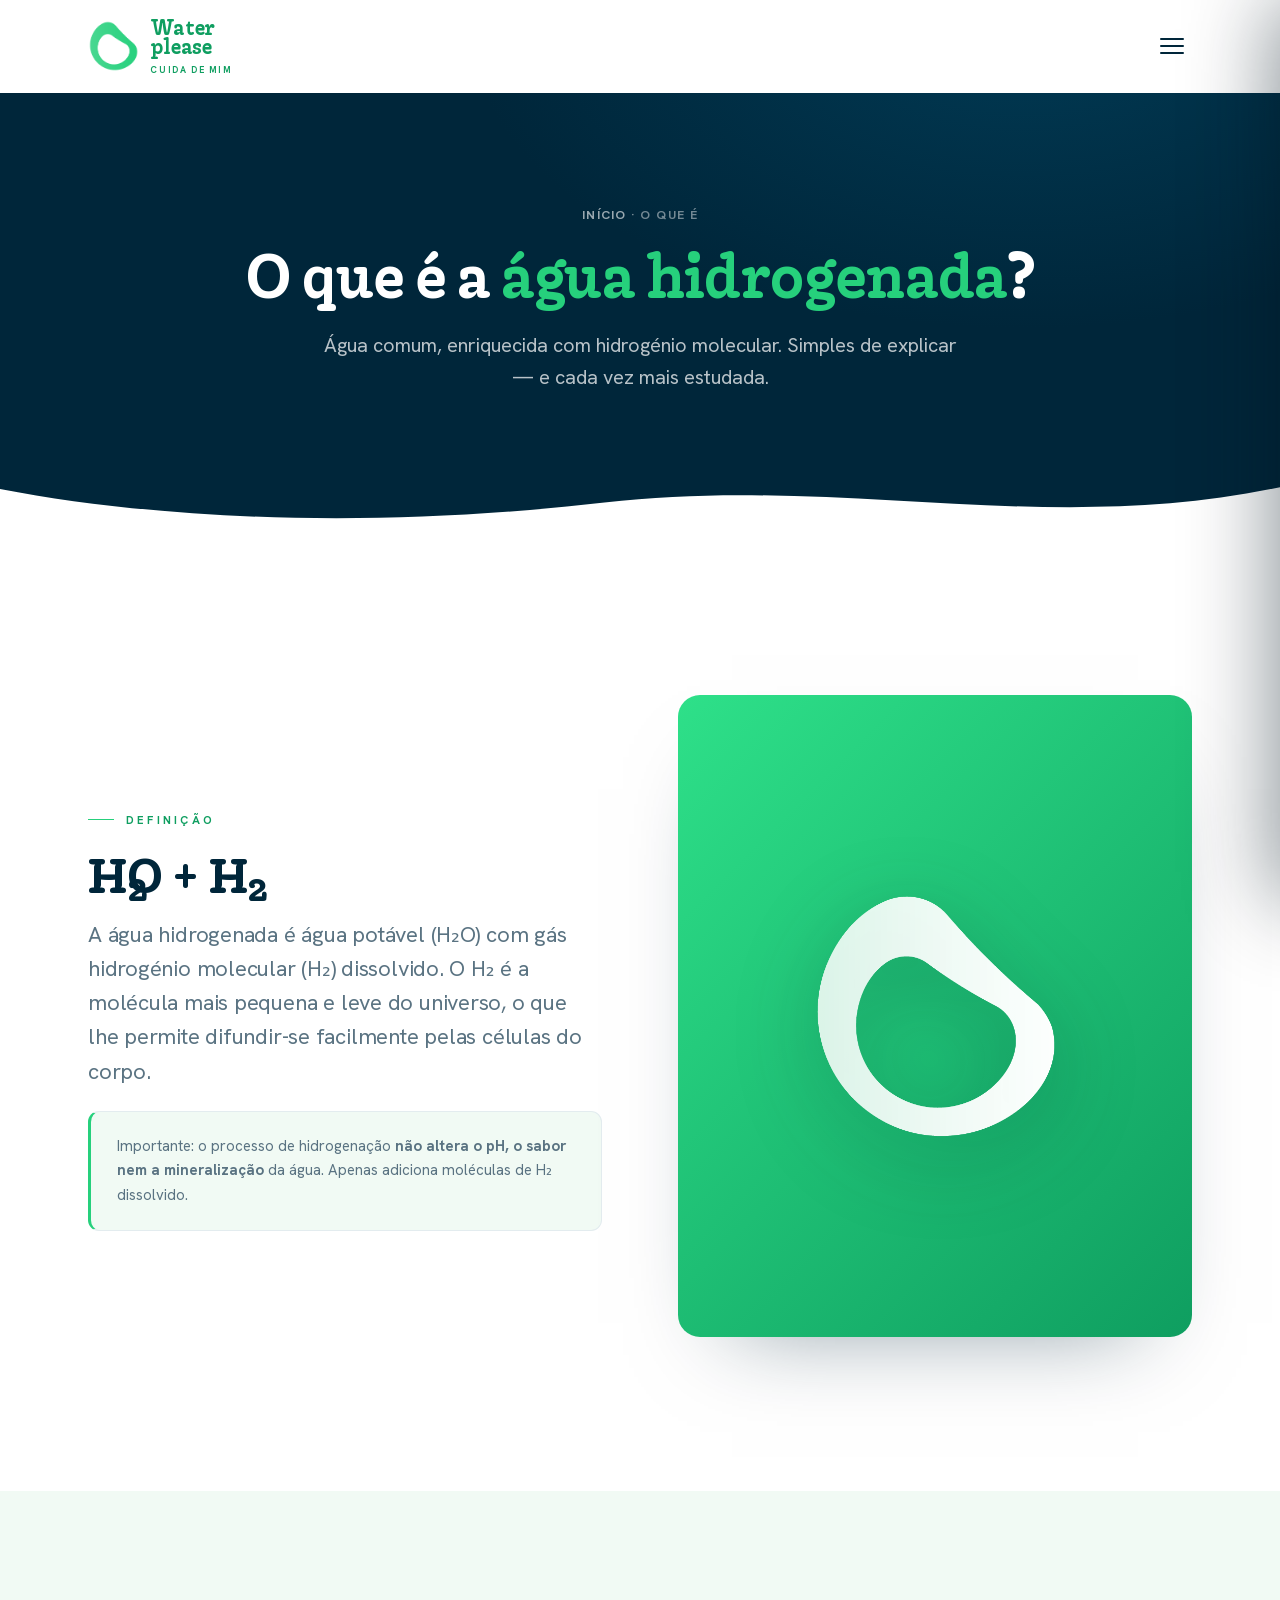
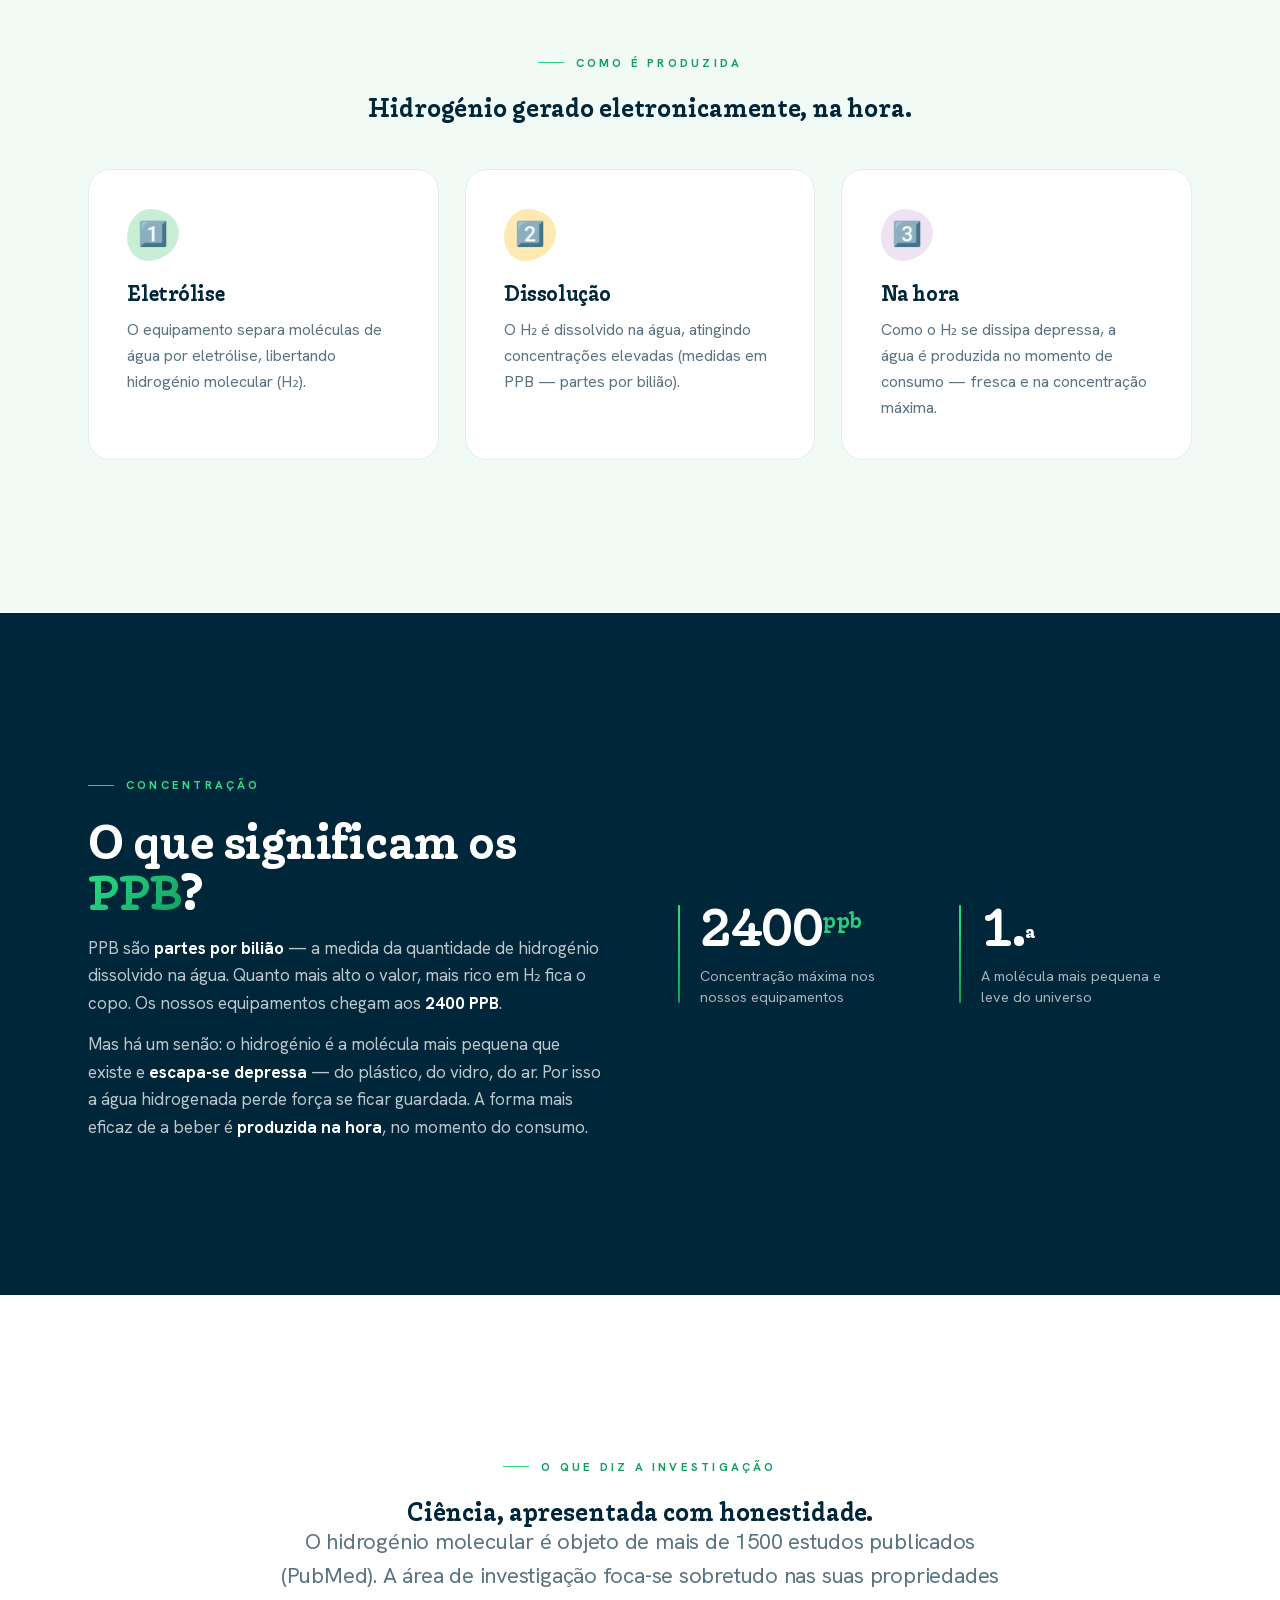
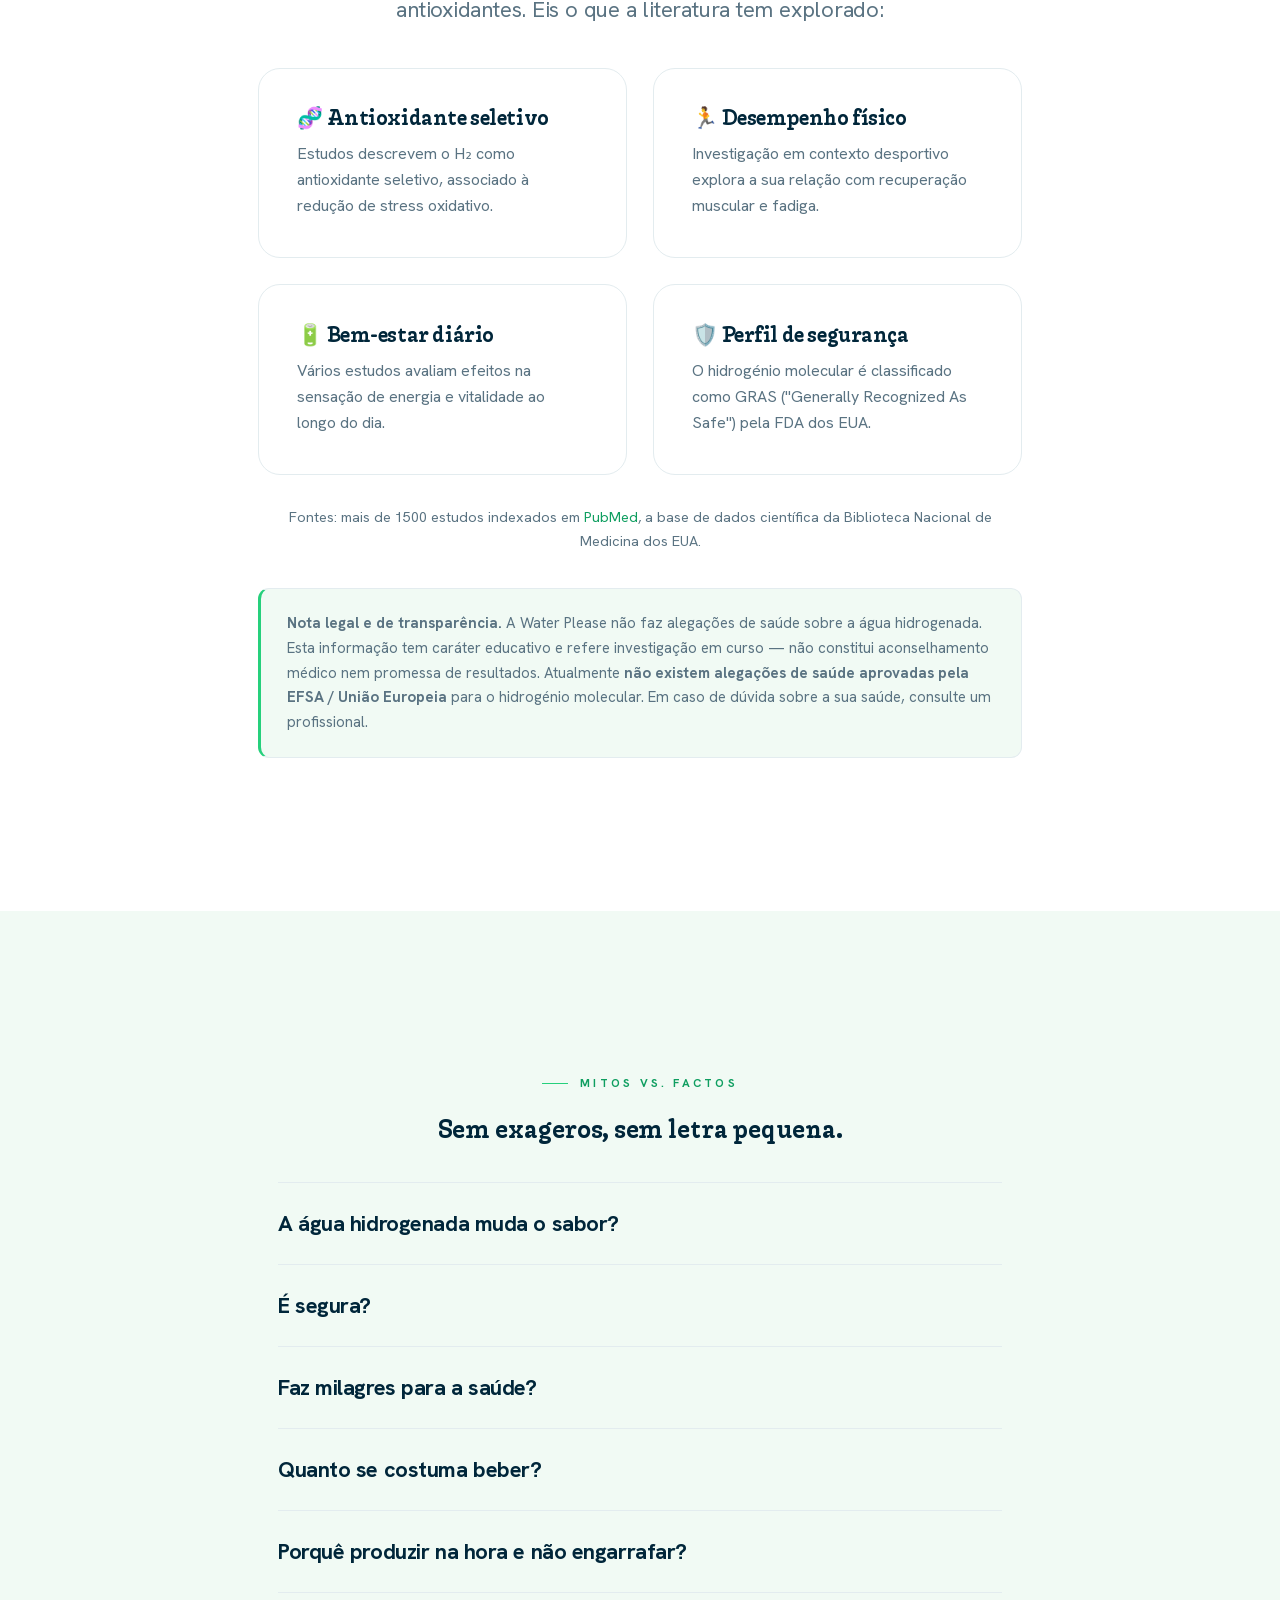
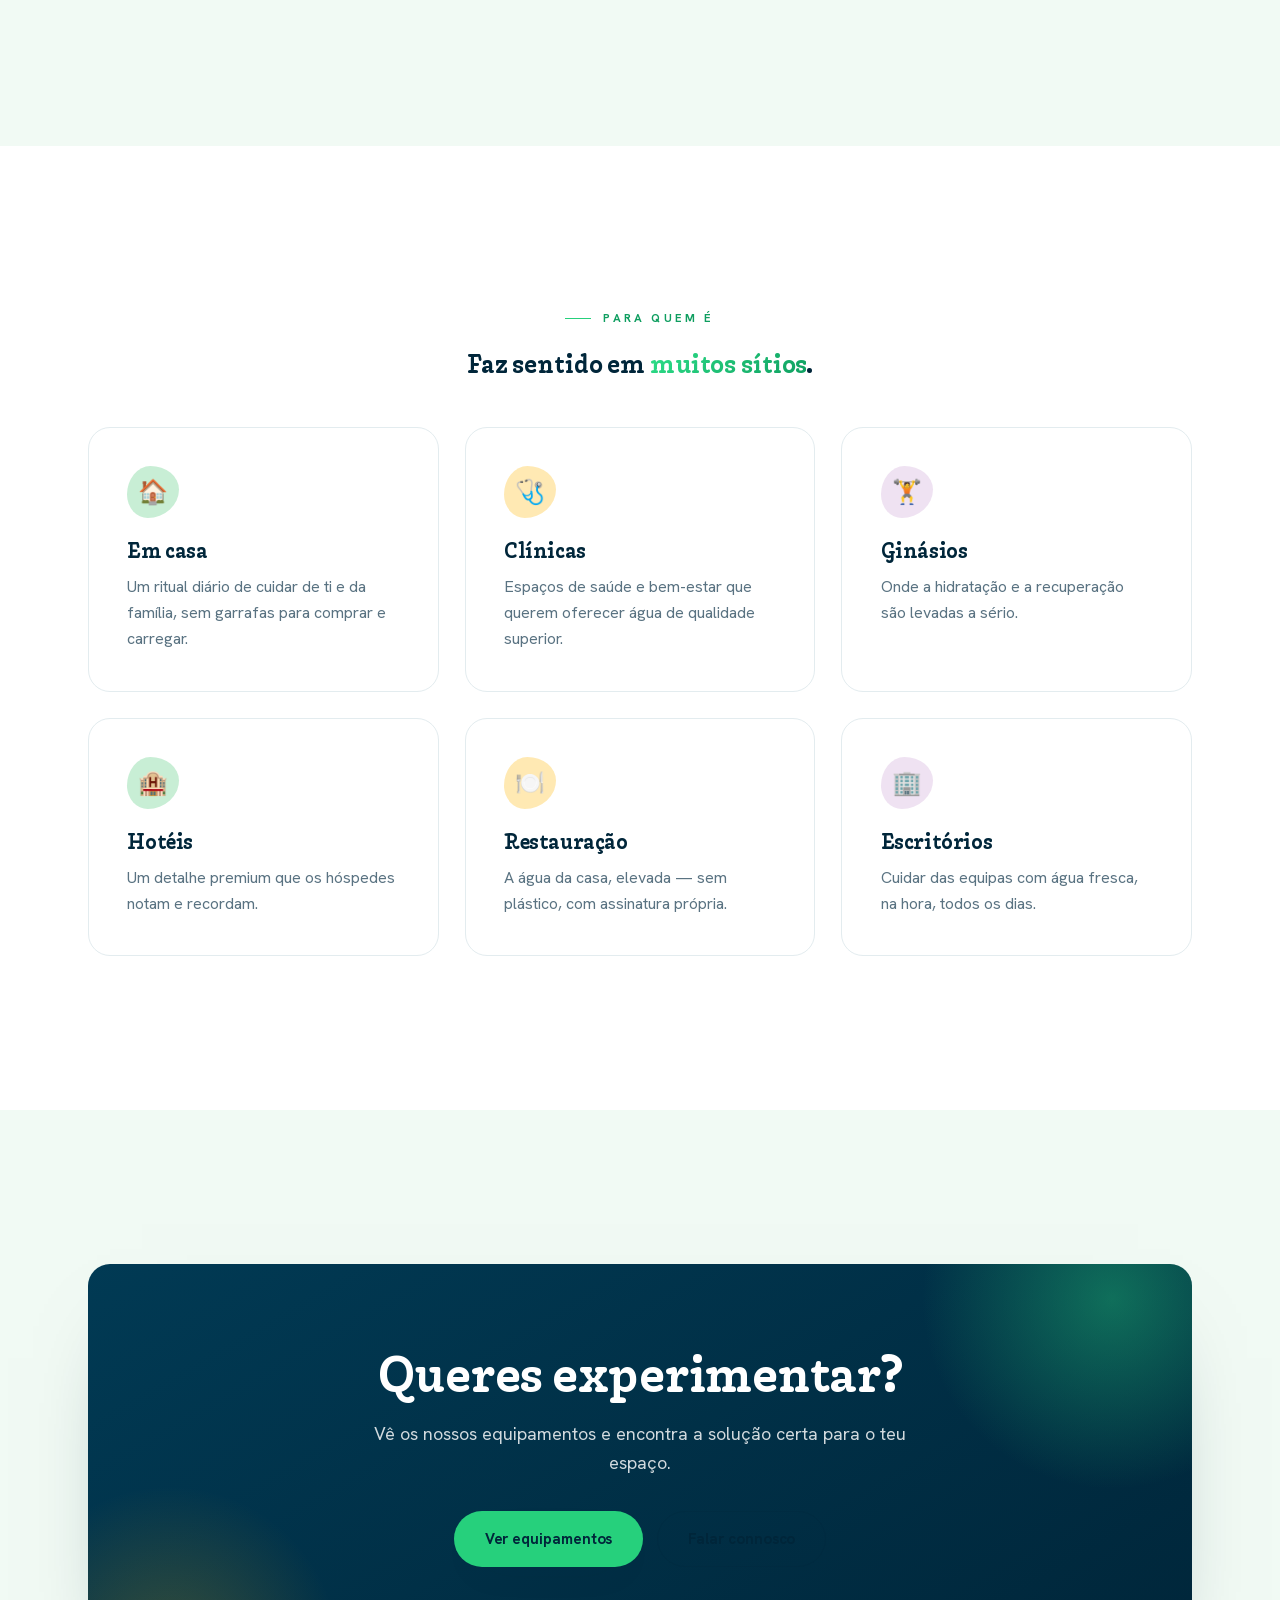
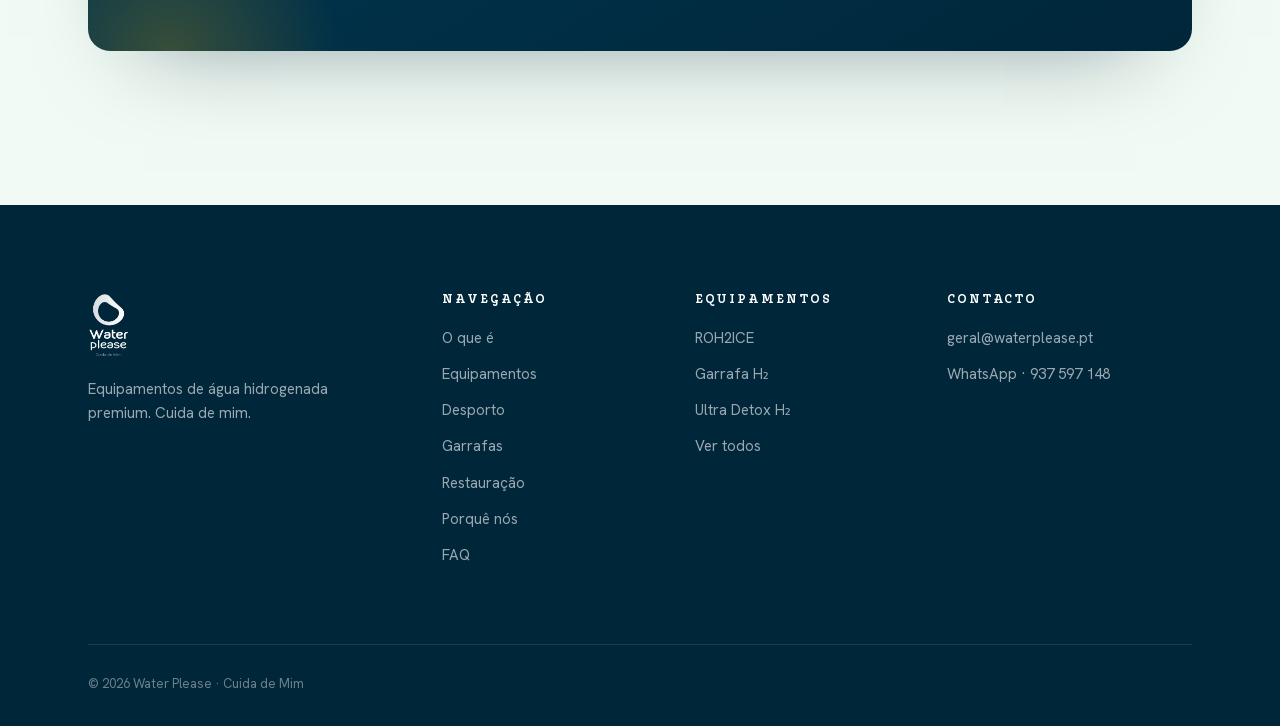
<file: o-que-e.html>
<!DOCTYPE html>
<html lang="pt">
<head>
<meta charset="UTF-8">
<meta name="viewport" content="width=device-width, initial-scale=1">
<title>O que é Água Hidrogenada — Water Please</title>
<meta name="description" content="O que é a água hidrogenada: definição, como é produzida, o que significam os PPB, mitos vs. factos, para quem é e o que diz a investigação sobre o hidrogénio molecular (H₂).">
<link rel="icon" href="assets/simbolo.png">
<link rel="stylesheet" href="assets/styles.css?v=49">
</head>
<body>

<header class="site-header">
  <div class="wrap nav">
    <a href="index.html" class="nav__logo"><img src="assets/simbolo-verde.png" alt=""><span class="nav__word">Water<span>please</span><em>Cuida de Mim</em></span></a>
    <button class="nav__toggle" aria-label="Menu"><span></span><span></span><span></span></button>
    <nav class="nav__menu">
      <button class="nav__close" aria-label="Fechar menu">✕</button>
      <a href="o-que-e.html">O que é</a>
      <a href="equipamentos.html">Equipamentos</a>
      <a href="desporto.html">Desporto</a>
      <a href="garrafas.html">Garrafas</a>
      <a href="restauracao.html">Restauração</a>
      <a href="index.html#porque">Porquê nós</a>
      <a href="arte.html">Arte</a>
      <a href="index.html#faq">FAQ</a>
      <a href="contacto.html" class="btn btn--primary">Pedir orçamento</a>
    
      <div class="nav__social"><a href="#" class="placeholder">Instagram</a><a href="#" class="placeholder">LinkedIn</a></div>
    </nav>
  </div>
</header>

<section class="page-hero">
  <div class="wrap">
    <div class="crumbs"><a href="index.html">Início</a> · O que é</div>
    <h1>O que é a <span style="color:var(--teal)">água hidrogenada</span>?</h1>
    <p>Água comum, enriquecida com hidrogénio molecular. Simples de explicar — e cada vez mais estudada.</p>
  </div>
</section>
<svg class="wave" viewBox="0 0 1440 90" preserveAspectRatio="none" aria-hidden="true"><path d="M0,0 H1440 V26 C1180,84 940,12 680,44 C430,74 190,66 0,28 Z"/></svg>

<section class="section">
  <div class="wrap">
    <div class="split">
      <div class="reveal">
        <span class="eyebrow">Definição</span>
        <h2>H₂O + H₂</h2>
        <p class="lead" style="margin:16px 0 22px">A água hidrogenada é água potável (H₂O) com gás hidrogénio molecular (H₂) dissolvido. O H₂ é a molécula mais pequena e leve do universo, o que lhe permite difundir-se facilmente pelas células do corpo.</p>
        <div class="note">Importante: o processo de hidrogenação <b>não altera o pH, o sabor nem a mineralização</b> da água. Apenas adiciona moléculas de H₂ dissolvido.</div>
      </div>
      <div class="split__art reveal"><img src="assets/simbolo-branco.png" alt=""></div>
    </div>
  </div>
</section>

<section class="section section--cream">
  <div class="wrap">
    <div class="center reveal" style="margin-bottom:48px">
      <span class="eyebrow">Como é produzida</span>
      <h2>Hidrogénio gerado eletronicamente, na hora.</h2>
    </div>
    <div class="grid-3">
      <div class="card reveal"><div class="card__ico">1️⃣</div><h3>Eletrólise</h3><p>O equipamento separa moléculas de água por eletrólise, libertando hidrogénio molecular (H₂).</p></div>
      <div class="card reveal"><div class="card__ico">2️⃣</div><h3>Dissolução</h3><p>O H₂ é dissolvido na água, atingindo concentrações elevadas (medidas em PPB — partes por bilião).</p></div>
      <div class="card reveal"><div class="card__ico">3️⃣</div><h3>Na hora</h3><p>Como o H₂ se dissipa depressa, a água é produzida no momento de consumo — fresca e na concentração máxima.</p></div>
    </div>
  </div>
</section>

<section class="section section--deep">
  <div class="wrap">
    <div class="split" style="align-items:center">
      <div class="reveal">
        <span class="eyebrow">Concentração</span>
        <h2 style="color:#fff">O que significam os <i>PPB</i>?</h2>
        <p style="color:rgba(255,255,255,.74);margin:16px 0 14px">PPB são <b style="color:#fff">partes por bilião</b> — a medida da quantidade de hidrogénio dissolvido na água. Quanto mais alto o valor, mais rico em H₂ fica o copo. Os nossos equipamentos chegam aos <b style="color:#fff">2400 PPB</b>.</p>
        <p style="color:rgba(255,255,255,.74)">Mas há um senão: o hidrogénio é a molécula mais pequena que existe e <b style="color:#fff">escapa-se depressa</b> — do plástico, do vidro, do ar. Por isso a água hidrogenada perde força se ficar guardada. A forma mais eficaz de a beber é <b style="color:#fff">produzida na hora</b>, no momento do consumo.</p>
      </div>
      <div class="reveal">
        <div class="stats" style="grid-template-columns:1fr 1fr">
          <div class="stat"><div class="stat__num" style="color:#fff">2400<sup>ppb</sup></div><div class="stat__lbl" style="color:rgba(255,255,255,.66)">Concentração máxima nos nossos equipamentos</div></div>
          <div class="stat"><div class="stat__num" style="color:#fff">1.<span style="font-size:.5em">ª</span></div><div class="stat__lbl" style="color:rgba(255,255,255,.66)">A molécula mais pequena e leve do universo</div></div>
        </div>
      </div>
    </div>
  </div>
</section>

<section class="section">
  <div class="wrap" style="max-width:860px">
    <div class="center reveal" style="margin-bottom:40px">
      <span class="eyebrow">O que diz a investigação</span>
      <h2>Ciência, apresentada com honestidade.</h2>
      <p class="lead">O hidrogénio molecular é objeto de mais de 1500 estudos publicados (PubMed). A área de investigação foca-se sobretudo nas suas propriedades antioxidantes. Eis o que a literatura tem explorado:</p>
    </div>
    <div class="grid-2 reveal">
      <div class="card"><h3>🧬 Antioxidante seletivo</h3><p>Estudos descrevem o H₂ como antioxidante seletivo, associado à redução de stress oxidativo.</p></div>
      <div class="card"><h3>🏃 Desempenho físico</h3><p>Investigação em contexto desportivo explora a sua relação com recuperação muscular e fadiga.</p></div>
      <div class="card"><h3>🔋 Bem-estar diário</h3><p>Vários estudos avaliam efeitos na sensação de energia e vitalidade ao longo do dia.</p></div>
      <div class="card"><h3>🛡️ Perfil de segurança</h3><p>O hidrogénio molecular é classificado como GRAS ("Generally Recognized As Safe") pela FDA dos EUA.</p></div>
    </div>
    <p class="reveal" style="text-align:center;margin-top:30px;font-size:14.5px;color:var(--muted)">Fontes: mais de 1500 estudos indexados em <a href="https://pubmed.ncbi.nlm.nih.gov/?term=molecular+hydrogen+water" target="_blank" rel="noopener">PubMed</a>, a base de dados científica da Biblioteca Nacional de Medicina dos EUA.</p>
    <div class="note reveal" style="margin-top:36px">
      <b>Nota legal e de transparência.</b> A Water Please não faz alegações de saúde sobre a água hidrogenada. Esta informação tem caráter educativo e refere investigação em curso — não constitui aconselhamento médico nem promessa de resultados. Atualmente <b>não existem alegações de saúde aprovadas pela EFSA / União Europeia</b> para o hidrogénio molecular. Em caso de dúvida sobre a sua saúde, consulte um profissional.
    </div>
  </div>
</section>

<section class="section section--cream">
  <div class="wrap" style="max-width:820px">
    <div class="center reveal" style="margin-bottom:40px">
      <span class="eyebrow">Mitos vs. factos</span>
      <h2>Sem exageros, sem letra pequena.</h2>
    </div>
    <div class="reveal">
      <div class="faq-item"><button class="faq-q">A água hidrogenada muda o sabor?</button><div class="faq-a"><p>Não. Não altera o sabor, o pH nem os minerais da água. Apenas adiciona hidrogénio molecular (H₂) dissolvido — o resto é igual à água que já bebes.</p></div></div>
      <div class="faq-item"><button class="faq-q">É segura?</button><div class="faq-a"><p>O hidrogénio molecular é classificado como GRAS ("Generally Recognized As Safe") pela FDA dos EUA. Ainda assim, não substitui aconselhamento médico — em caso de dúvida sobre a tua saúde, fala com um profissional.</p></div></div>
      <div class="faq-item"><button class="faq-q">Faz milagres para a saúde?</button><div class="faq-a"><p>Não prometemos isso. Existe investigação promissora (mais de 1500 estudos), mas não há alegações de saúde aprovadas na União Europeia. Entregamos água de qualidade e um ritual de cuidado — não medicamentos.</p></div></div>
      <div class="faq-item"><button class="faq-q">Quanto se costuma beber?</button><div class="faq-a"><p>A literatura estuda tipicamente 1,5 a 3 litros por dia. Não é uma prescrição — é apenas o que aparece nos estudos. Bebe a água que o teu corpo pede.</p></div></div>
      <div class="faq-item"><button class="faq-q">Porquê produzir na hora e não engarrafar?</button><div class="faq-a"><p>Porque o H₂ dissipa-se rápido. Engarrafada, a água perde concentração. Produzida na hora, chega ao copo fresca e na força máxima — e sem plástico.</p></div></div>
    </div>
  </div>
</section>

<section class="section">
  <div class="wrap">
    <div class="center reveal" style="margin-bottom:50px">
      <span class="eyebrow">Para quem é</span>
      <h2>Faz sentido em <i>muitos sítios</i>.</h2>
    </div>
    <div class="grid-3 reveal">
      <div class="card"><div class="card__ico">🏠</div><h3>Em casa</h3><p>Um ritual diário de cuidar de ti e da família, sem garrafas para comprar e carregar.</p></div>
      <div class="card"><div class="card__ico">🩺</div><h3>Clínicas</h3><p>Espaços de saúde e bem-estar que querem oferecer água de qualidade superior.</p></div>
      <div class="card"><div class="card__ico">🏋️</div><h3>Ginásios</h3><p>Onde a hidratação e a recuperação são levadas a sério.</p></div>
      <div class="card"><div class="card__ico">🏨</div><h3>Hotéis</h3><p>Um detalhe premium que os hóspedes notam e recordam.</p></div>
      <div class="card"><div class="card__ico">🍽️</div><h3>Restauração</h3><p>A água da casa, elevada — sem plástico, com assinatura própria.</p></div>
      <div class="card"><div class="card__ico">🏢</div><h3>Escritórios</h3><p>Cuidar das equipas com água fresca, na hora, todos os dias.</p></div>
    </div>
  </div>
</section>

<section class="section section--cream">
  <div class="wrap">
    <div class="cta-band reveal">
      <h2>Queres experimentar?</h2>
      <p>Vê os nossos equipamentos e encontra a solução certa para o teu espaço.</p>
      <div style="display:flex;gap:14px;justify-content:center;flex-wrap:wrap">
        <a href="equipamentos.html" class="btn btn--primary">Ver equipamentos</a>
        <a href="contacto.html" class="btn btn--ghost">Falar connosco</a>
      </div>
    </div>
  </div>
</section>

<footer class="site-footer">
  <div class="wrap">
    <div class="footer-grid">
      <div><img class="flogo" src="assets/logo-vertical-branco.png" alt="Water Please"><p style="font-size:15px;max-width:280px">Equipamentos de água hidrogenada premium. Cuida de mim.</p></div>
      <div><h4>Navegação</h4><ul><li><a href="o-que-e.html">O que é</a></li><li><a href="equipamentos.html">Equipamentos</a></li><li><a href="desporto.html">Desporto</a></li><li><a href="garrafas.html">Garrafas</a></li><li><a href="restauracao.html">Restauração</a></li><li><a href="index.html#porque">Porquê nós</a></li><li><a href="index.html#faq">FAQ</a></li></ul></div>
      <div><h4>Equipamentos</h4><ul><li><a href="equipamentos/roh2ice.html">ROH2ICE</a></li><li><a href="equipamentos/garrafa-h2.html">Garrafa H₂</a></li><li><a href="equipamentos/ultra-detox-h2.html">Ultra Detox H₂</a></li><li><a href="equipamentos.html">Ver todos</a></li></ul></div>
      <div><h4>Contacto</h4><ul><li><a href="mailto:geral@waterplease.pt">geral@waterplease.pt</a></li><li><a href="#" data-wpp>WhatsApp · 937 597 148</a></li></ul></div>
    </div>
    <div class="footer-bottom"><span>© 2026 Water Please · Cuida de Mim</span></div>
  </div>
</footer>

<script src="assets/app.js"></script>
</body>
</html>
</file>
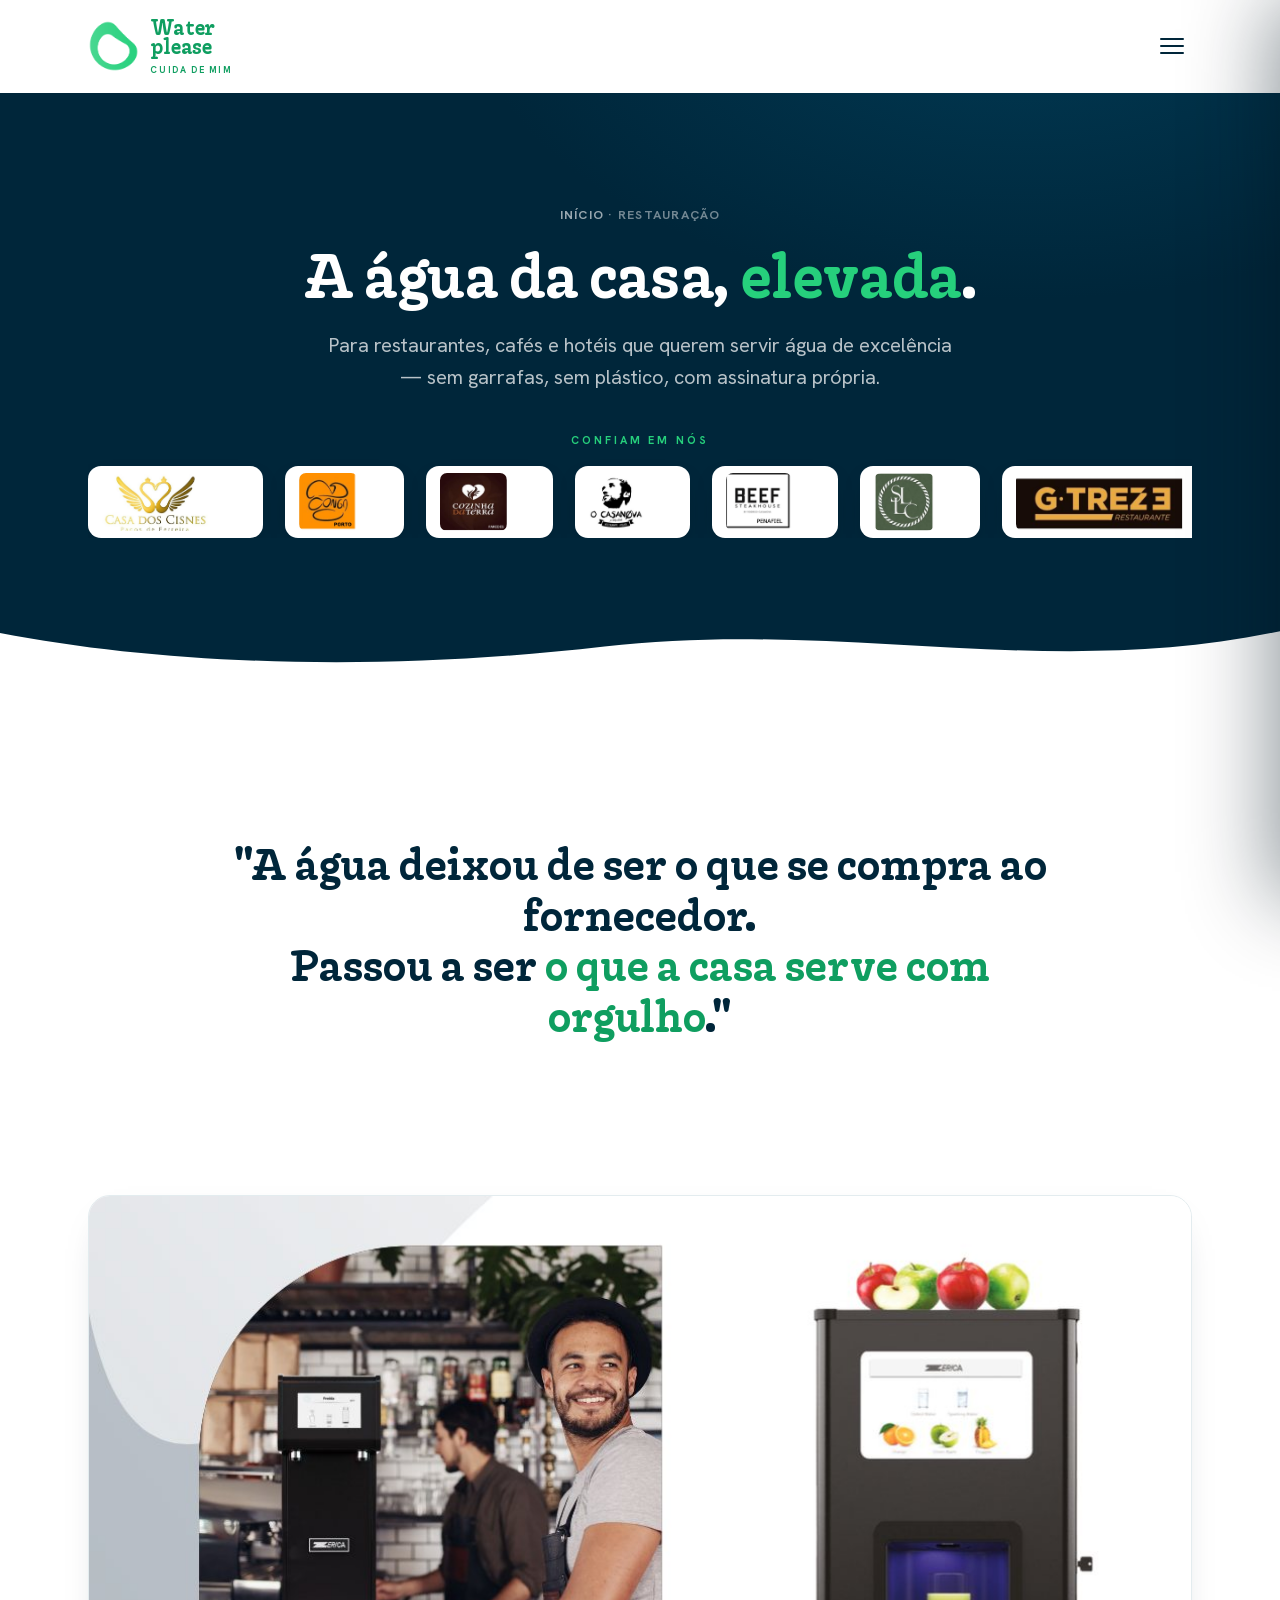
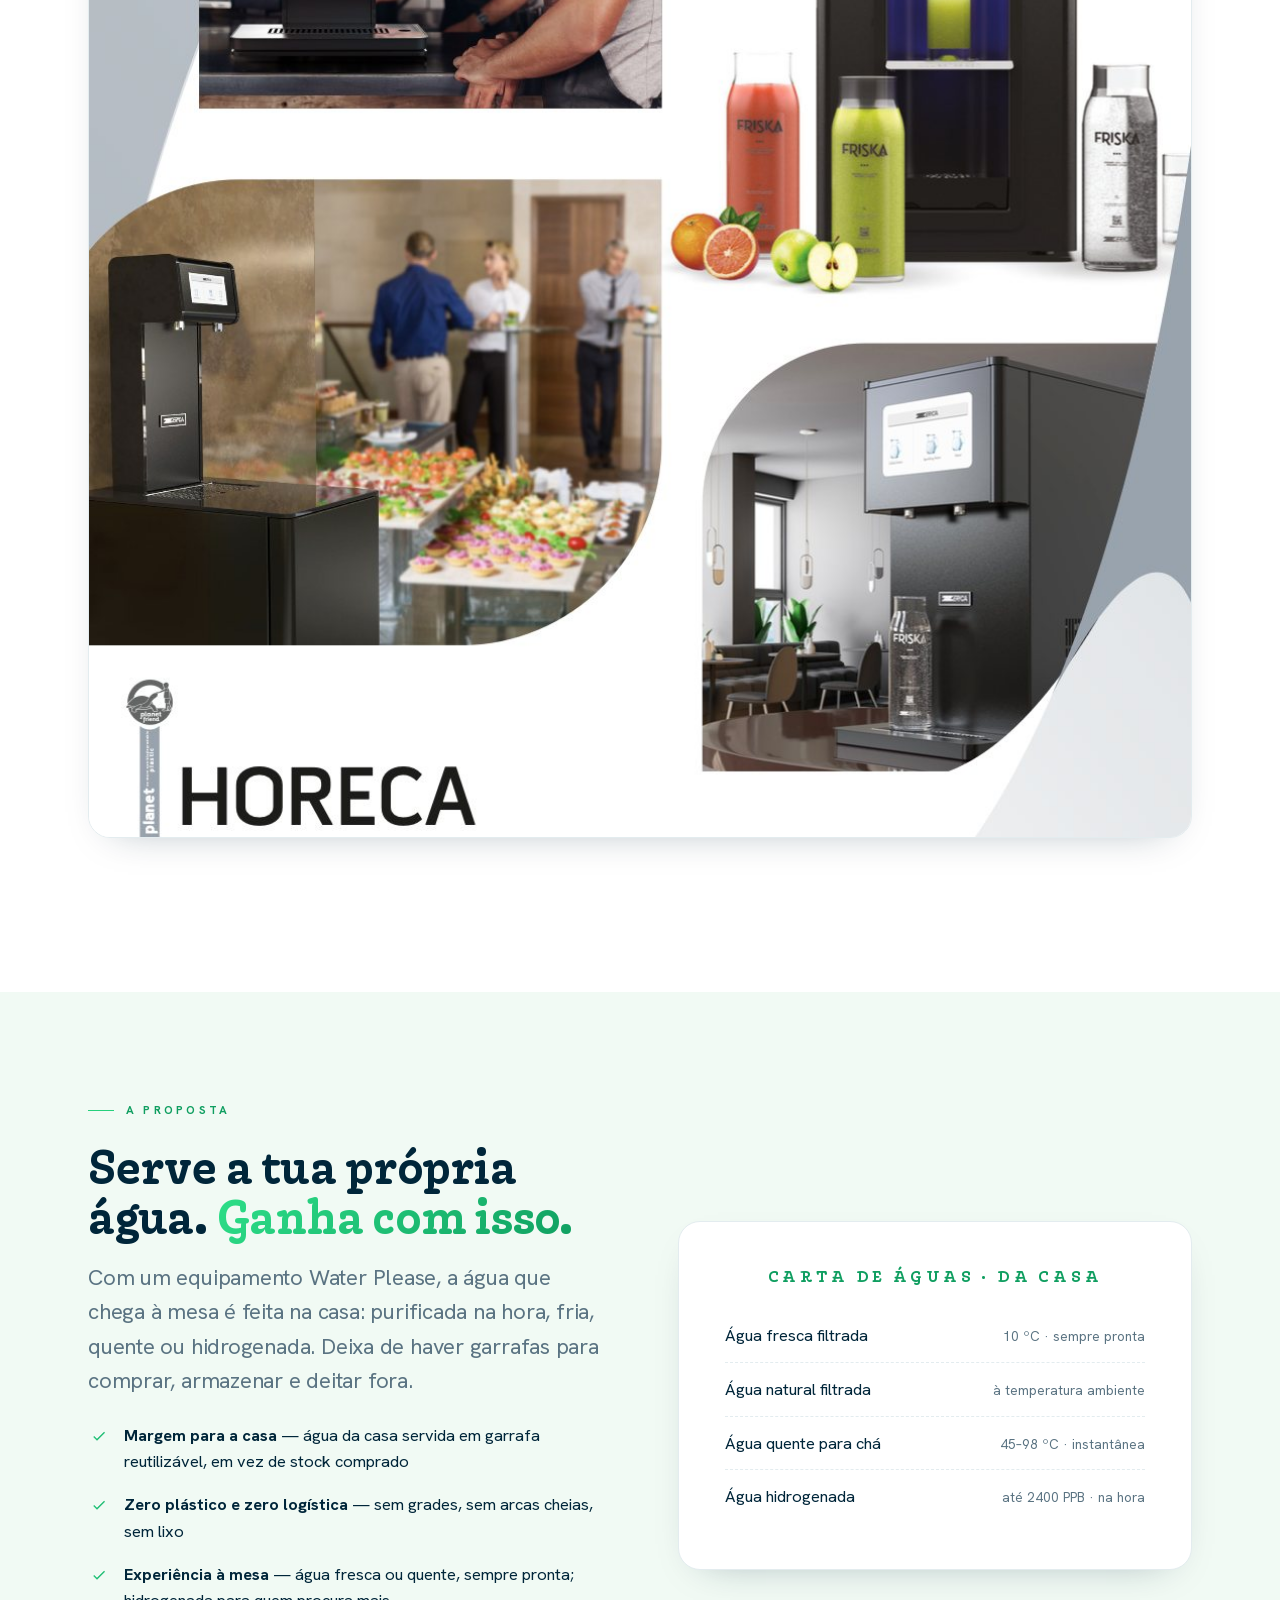
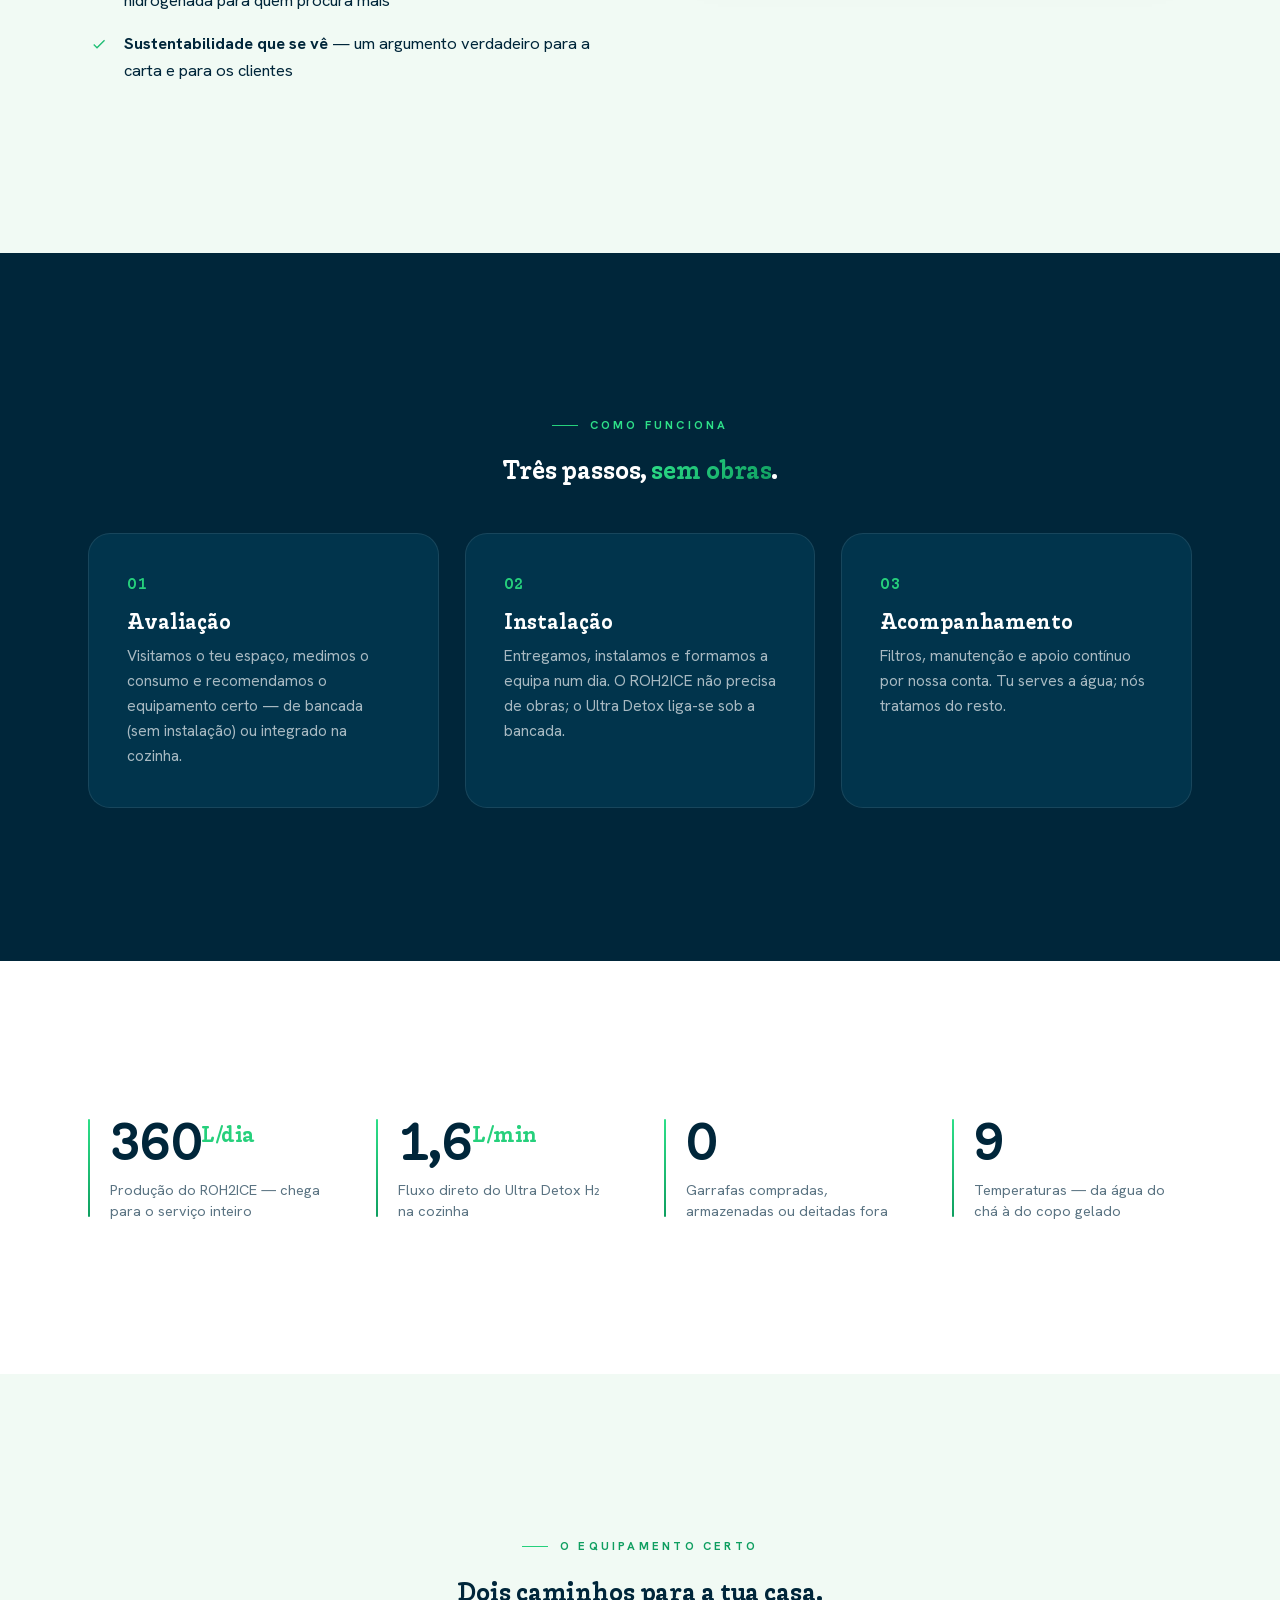
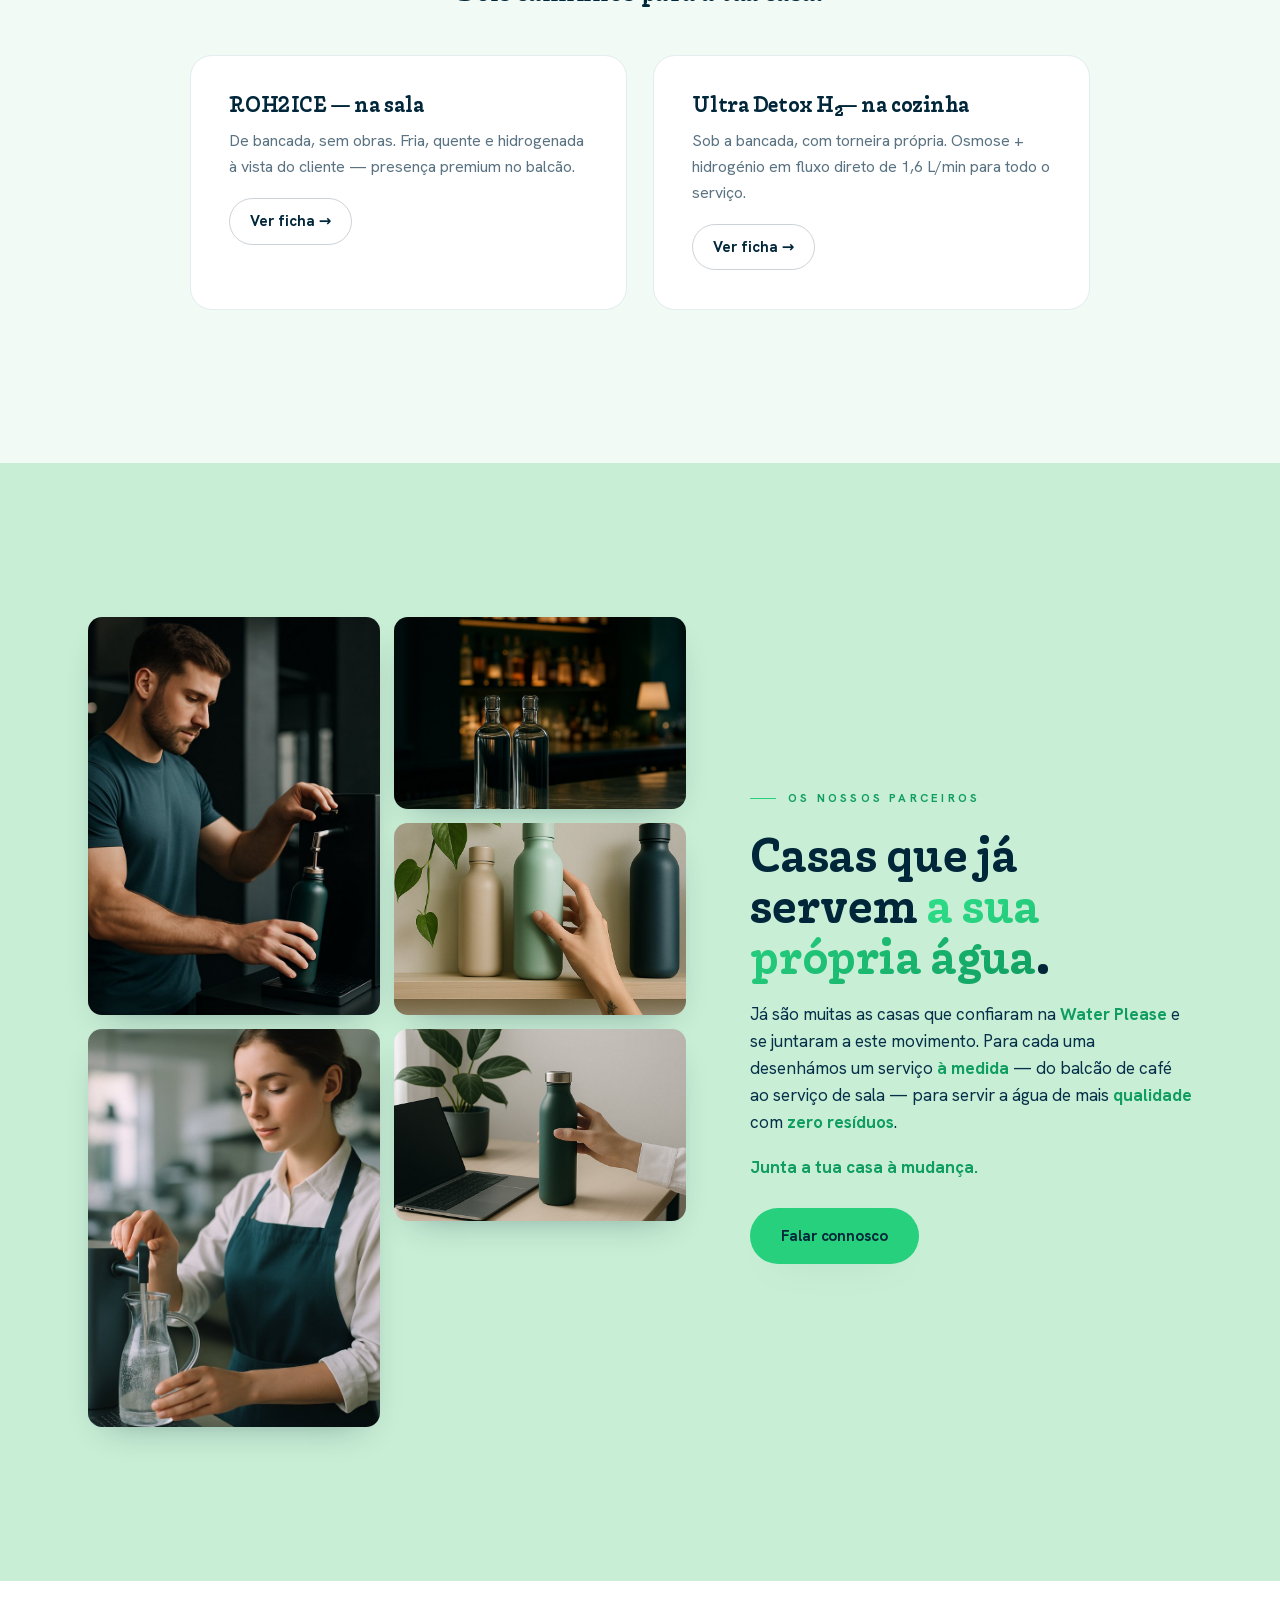
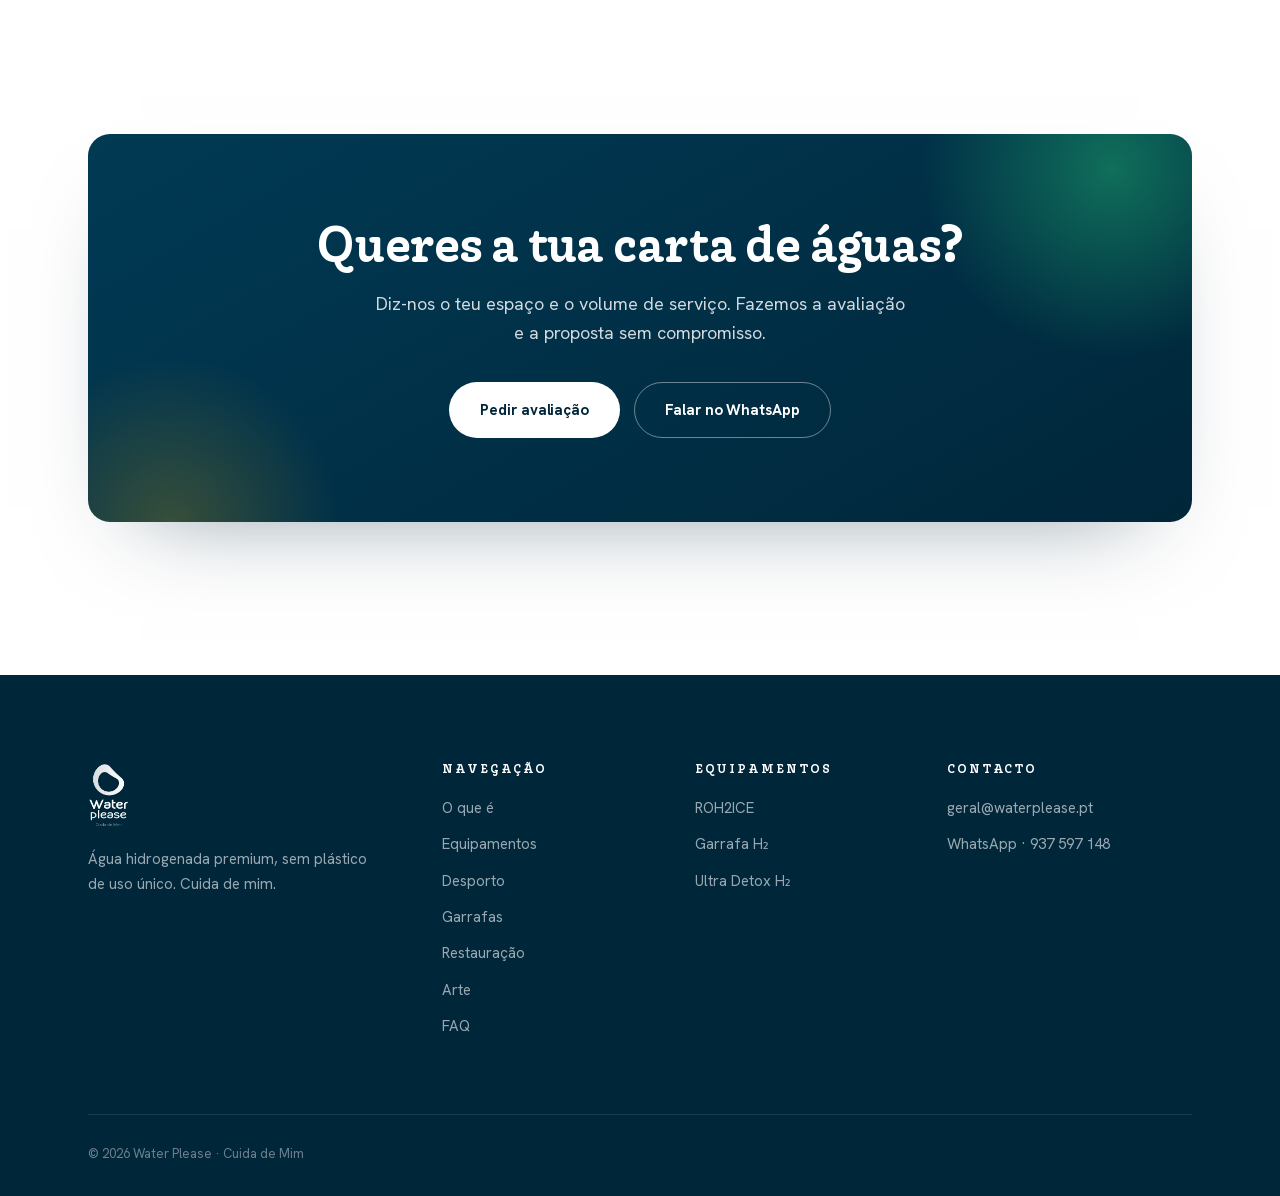
<file: restauracao.html>
<!DOCTYPE html>
<html lang="pt">
<head>
<meta charset="UTF-8">
<meta name="viewport" content="width=device-width, initial-scale=1">
<title>Restauração — Água da casa, elevada | Water Please</title>
<meta name="description" content="Água premium servida pela casa: filtrada, fria, quente ou hidrogenada. Zero garrafas de plástico, mais margem e uma experiência à mesa que os clientes lembram.">
<link rel="icon" href="assets/simbolo.png">
<link rel="stylesheet" href="assets/styles.css?v=49">
<style>
  .resto-quote { font-family:'Chubbo',sans-serif; font-weight:700; font-size:clamp(26px,3.6vw,44px); line-height:1.15; color:var(--ink); max-width:820px; margin:0 auto; text-align:center; }
  .resto-quote b { color:var(--teal-dark); }
  .steps { display:grid; grid-template-columns:repeat(3,1fr); gap:clamp(18px,2.4vw,26px); counter-reset:passo; }
  .step { background:var(--deep-2); border:1px solid rgba(255,255,255,.09); border-radius:var(--r-lg); padding:clamp(26px,3vw,38px); counter-increment:passo; }
  .step::before { content:"0" counter(passo); font-family:'Chubbo',sans-serif; font-weight:700; font-size:15px; color:var(--teal); letter-spacing:.1em; display:block; margin-bottom:14px; }
  .step h3 { color:#fff; font-size:21px; margin-bottom:10px; }
  .step p { color:rgba(255,255,255,.66); font-size:15.5px; }
  .carta { max-width:520px; margin:0 auto; background:#fff; border:1px solid var(--hairline); border-radius:var(--r-lg); box-shadow:var(--shadow-sm); padding:clamp(30px,4vw,46px); }
  .carta h3 { text-align:center; font-size:16px; letter-spacing:.24em; text-transform:uppercase; color:var(--teal-dark); margin-bottom:24px; }
  .carta ul li { display:flex; justify-content:space-between; align-items:baseline; gap:14px; padding:13px 0; border-bottom:1px dashed var(--hairline); font-size:16.5px; color:var(--ink); }
  .carta ul li:last-child { border-bottom:0; }
  .carta ul li em { font-style:normal; color:var(--muted); font-size:13.5px; white-space:nowrap; }
  @media (max-width:860px){ .steps{ grid-template-columns:1fr; } }
</style>
</head>
<body>

<header class="site-header">
  <div class="wrap nav">
    <a href="index.html" class="nav__logo" aria-label="Water Please"><img src="assets/simbolo-verde.png" alt=""><span class="nav__word">Water<span>please</span><em>Cuida de Mim</em></span></a>
    <button class="nav__toggle" aria-label="Menu"><span></span><span></span><span></span></button>
    <nav class="nav__menu">
      <button class="nav__close" aria-label="Fechar menu">✕</button>
      <a href="o-que-e.html">O que é</a>
      <a href="index.html#sustentabilidade">Sustentabilidade</a>
      <a href="equipamentos.html">Equipamentos</a>
      <a href="desporto.html">Desporto</a>
      <a href="garrafas.html">Garrafas</a>
      <a href="restauracao.html">Restauração</a>
      <a href="arte.html">Arte</a>
      <a href="index.html#faq">FAQ</a>
      <a href="contacto.html" class="btn btn--primary">Pedir orçamento</a>
      <div class="nav__social"><a href="#" class="placeholder">Instagram</a><a href="#" class="placeholder">LinkedIn</a></div>
    </nav>
  </div>
</header>

<section class="page-hero">
  <div class="wrap">
    <div class="crumbs"><a href="index.html">Início</a> · Restauração</div>
    <h1>A água da casa, <span style="color:var(--teal)">elevada</span>.</h1>
    <p>Para restaurantes, cafés e hotéis que querem servir água de excelência — sem garrafas, sem plástico, com assinatura própria.</p>
    <div class="clientes-marquee" aria-label="Clientes de referência">
      <span class="clientes-label">Confiam em nós</span>
      <div class="clientes-track clientes-track--logos"><span class="cli"><img src="assets/clientes/casa-cisnes.jpg" alt=""></span><span class="cli"><img src="assets/clientes/conga.jpg" alt=""></span><span class="cli"><img src="assets/clientes/cozinha-terra.jpg" alt=""></span><span class="cli"><img src="assets/clientes/casanova.jpg" alt=""></span><span class="cli"><img src="assets/clientes/beef.jpg" alt=""></span><span class="cli"><img src="assets/clientes/solar-levada.jpg" alt=""></span><span class="cli"><img src="assets/clientes/gtreze.jpg" alt=""></span><span class="cli"><img src="assets/clientes/conversas.jpg" alt=""></span><span class="cli"><img src="assets/clientes/divino.jpg" alt=""></span><span class="cli"><img src="assets/clientes/golf-dagua.jpg" alt=""></span><span class="cli"><img src="assets/clientes/chao-prado.jpg" alt=""></span><span class="cli"><img src="assets/clientes/melro.jpg" alt=""></span><span class="cli"><img src="assets/clientes/casa-cisnes.jpg" alt=""></span><span class="cli"><img src="assets/clientes/conga.jpg" alt=""></span><span class="cli"><img src="assets/clientes/cozinha-terra.jpg" alt=""></span><span class="cli"><img src="assets/clientes/casanova.jpg" alt=""></span><span class="cli"><img src="assets/clientes/beef.jpg" alt=""></span><span class="cli"><img src="assets/clientes/solar-levada.jpg" alt=""></span><span class="cli"><img src="assets/clientes/gtreze.jpg" alt=""></span><span class="cli"><img src="assets/clientes/conversas.jpg" alt=""></span><span class="cli"><img src="assets/clientes/divino.jpg" alt=""></span><span class="cli"><img src="assets/clientes/golf-dagua.jpg" alt=""></span><span class="cli"><img src="assets/clientes/chao-prado.jpg" alt=""></span><span class="cli"><img src="assets/clientes/melro.jpg" alt=""></span></div>
    </div>
  </div>
</section>
<svg class="wave" viewBox="0 0 1440 90" preserveAspectRatio="none" aria-hidden="true"><path d="M0,0 H1440 V26 C1180,84 940,12 680,44 C430,74 190,66 0,28 Z"/></svg>

<section class="section">
  <div class="wrap">
    <p class="resto-quote reveal">"A água deixou de ser o que se compra ao fornecedor.<br>Passou a ser <b>o que a casa serve com orgulho</b>."</p>
  </div>
</section>

<section class="section" style="padding-top:0">
  <div class="wrap reveal">
    <img loading="lazy" decoding="async" src="assets/horeca.jpg" alt="Equipamentos Water Please em contexto HORECA — cafés, buffets e hotéis" style="width:100%;border-radius:var(--r-lg);box-shadow:var(--shadow-sm);border:1px solid var(--hairline)">
  </div>
</section>

<section class="section section--cream" style="padding-top:0">
  <div class="wrap">
    <div class="split" style="padding-top:clamp(56px,8vw,100px)">
      <div class="reveal">
        <span class="eyebrow">A proposta</span>
        <h2>Serve a tua própria água. <i>Ganha com isso.</i></h2>
        <p class="lead" style="margin:18px 0 24px">Com um equipamento Water Please, a água que chega à mesa é feita na casa: purificada na hora, fria, quente ou hidrogenada. Deixa de haver garrafas para comprar, armazenar e deitar fora.</p>
        <ul class="checklist">
          <li><span><b>Margem para a casa</b> — água da casa servida em garrafa reutilizável, em vez de stock comprado</span></li>
          <li><span><b>Zero plástico e zero logística</b> — sem grades, sem arcas cheias, sem lixo</span></li>
          <li><span><b>Experiência à mesa</b> — água fresca ou quente, sempre pronta; hidrogenada para quem procura mais</span></li>
          <li><span><b>Sustentabilidade que se vê</b> — um argumento verdadeiro para a carta e para os clientes</span></li>
        </ul>
      </div>
      <div class="reveal">
        <div class="carta">
          <h3>Carta de Águas · da casa</h3>
          <ul>
            <li>Água fresca filtrada <em>10 ºC · sempre pronta</em></li>
            <li>Água natural filtrada <em>à temperatura ambiente</em></li>
            <li>Água quente para chá <em>45–98 ºC · instantânea</em></li>
            <li>Água hidrogenada <em>até 2400 PPB · na hora</em></li>
          </ul>
        </div>
      </div>
    </div>
  </div>
</section>

<section class="section section--deep">
  <div class="wrap">
    <div class="center reveal" style="margin-bottom:50px">
      <span class="eyebrow">Como funciona</span>
      <h2 style="color:#fff">Três passos, <i>sem obras</i>.</h2>
    </div>
    <div class="steps reveal">
      <div class="step"><h3>Avaliação</h3><p>Visitamos o teu espaço, medimos o consumo e recomendamos o equipamento certo — de bancada (sem instalação) ou integrado na cozinha.</p></div>
      <div class="step"><h3>Instalação</h3><p>Entregamos, instalamos e formamos a equipa num dia. O ROH2ICE não precisa de obras; o Ultra Detox liga-se sob a bancada.</p></div>
      <div class="step"><h3>Acompanhamento</h3><p>Filtros, manutenção e apoio contínuo por nossa conta. Tu serves a água; nós tratamos do resto.</p></div>
    </div>
  </div>
</section>

<section class="section">
  <div class="wrap">
    <div class="stats">
      <div class="stat reveal"><div class="stat__num">360<sup>L/dia</sup></div><div class="stat__lbl">Produção do ROH2ICE — chega para o serviço inteiro</div></div>
      <div class="stat reveal" data-d="1"><div class="stat__num">1,6<sup>L/min</sup></div><div class="stat__lbl">Fluxo direto do Ultra Detox H₂ na cozinha</div></div>
      <div class="stat reveal" data-d="2"><div class="stat__num">0</div><div class="stat__lbl">Garrafas compradas, armazenadas ou deitadas fora</div></div>
      <div class="stat reveal" data-d="3"><div class="stat__num">9</div><div class="stat__lbl">Temperaturas — da água do chá à do copo gelado</div></div>
    </div>
  </div>
</section>

<section class="section section--cream">
  <div class="wrap">
    <div class="center reveal" style="margin-bottom:50px">
      <span class="eyebrow">O equipamento certo</span>
      <h2>Dois caminhos para a tua casa.</h2>
    </div>
    <div class="grid-2 reveal" style="max-width:900px;margin:0 auto">
      <div class="card">
        <h3>ROH2ICE — na sala</h3>
        <p>De bancada, sem obras. Fria, quente e hidrogenada à vista do cliente — presença premium no balcão.</p>
        <a href="equipamentos/roh2ice.html" class="btn btn--ghost" style="margin-top:18px;padding:10px 20px;font-size:15px">Ver ficha →</a>
      </div>
      <div class="card">
        <h3>Ultra Detox H₂ — na cozinha</h3>
        <p>Sob a bancada, com torneira própria. Osmose + hidrogénio em fluxo direto de 1,6 L/min para todo o serviço.</p>
        <a href="equipamentos/ultra-detox-h2.html" class="btn btn--ghost" style="margin-top:18px;padding:10px 20px;font-size:15px">Ver ficha →</a>
      </div>
    </div>
  </div>
</section>

<section class="section parceiros">
  <div class="wrap">
    <div class="parceiros-grid">
      <div class="parceiros-mosaico reveal">
        <img loading="lazy" decoding="async" src="assets/parceiros/ginasio.jpg" alt="Cliente a encher garrafa reutilizável num ginásio">
        <img loading="lazy" decoding="async" src="assets/parceiros/balcao.jpg" alt="Garrafas de água da casa num balcão de restaurante">
        <img loading="lazy" decoding="async" src="assets/parceiros/garrafas.jpg" alt="Garrafas reutilizáveis em tons suaves">
        <img loading="lazy" decoding="async" src="assets/parceiros/servico.jpg" alt="Serviço de água fresca num restaurante">
        <img loading="lazy" decoding="async" src="assets/parceiros/escritorio.jpg" alt="Garrafa reutilizável numa secretária de escritório">
      </div>
      <div class="parceiros-txt reveal">
        <span class="eyebrow">Os nossos parceiros</span>
        <h2>Casas que já servem <i>a sua própria água</i>.</h2>
        <p>Já são muitas as casas que confiaram na <b>Water Please</b> e se juntaram a este movimento. Para cada uma desenhámos um serviço <b>à medida</b> — do balcão de café ao serviço de sala — para servir a água de mais <b>qualidade</b> com <b>zero resíduos</b>.</p>
        <p><b>Junta a tua casa à mudança.</b></p>
        <a href="contacto.html" class="btn btn--primary" style="margin-top:8px">Falar connosco</a>
      </div>
    </div>
  </div>
</section>

<section class="section">
  <div class="wrap">
    <div class="cta-band reveal">
      <h2>Queres a tua carta de águas?</h2>
      <p>Diz-nos o teu espaço e o volume de serviço. Fazemos a avaliação e a proposta sem compromisso.</p>
      <div style="display:flex;gap:14px;justify-content:center;flex-wrap:wrap">
        <a href="contacto.html" class="btn btn--light">Pedir avaliação</a>
        <a href="#" class="btn btn--outline-light" data-wpp>Falar no WhatsApp</a>
      </div>
    </div>
  </div>
</section>

<footer class="site-footer">
  <div class="wrap">
    <div class="footer-grid">
      <div><img class="flogo" src="assets/logo-vertical-branco.png" alt="Water Please"><p style="font-size:15px;max-width:280px">Água hidrogenada premium, sem plástico de uso único. Cuida de mim.</p></div>
      <div><h4>Navegação</h4><ul><li><a href="o-que-e.html">O que é</a></li><li><a href="equipamentos.html">Equipamentos</a></li><li><a href="desporto.html">Desporto</a></li><li><a href="garrafas.html">Garrafas</a></li><li><a href="restauracao.html">Restauração</a></li><li><a href="arte.html">Arte</a></li><li><a href="index.html#faq">FAQ</a></li></ul></div>
      <div><h4>Equipamentos</h4><ul><li><a href="equipamentos/roh2ice.html">ROH2ICE</a></li><li><a href="equipamentos/garrafa-h2.html">Garrafa H₂</a></li><li><a href="equipamentos/ultra-detox-h2.html">Ultra Detox H₂</a></li></ul></div>
      <div><h4>Contacto</h4><ul><li><a href="mailto:geral@waterplease.pt">geral@waterplease.pt</a></li><li><a href="#" data-wpp>WhatsApp · 937 597 148</a></li></ul></div>
    </div>
    <div class="footer-bottom"><span>© 2026 Water Please · Cuida de Mim</span></div>
  </div>
</footer>

<script src="assets/app.js"></script>
</body>
</html>
</file>
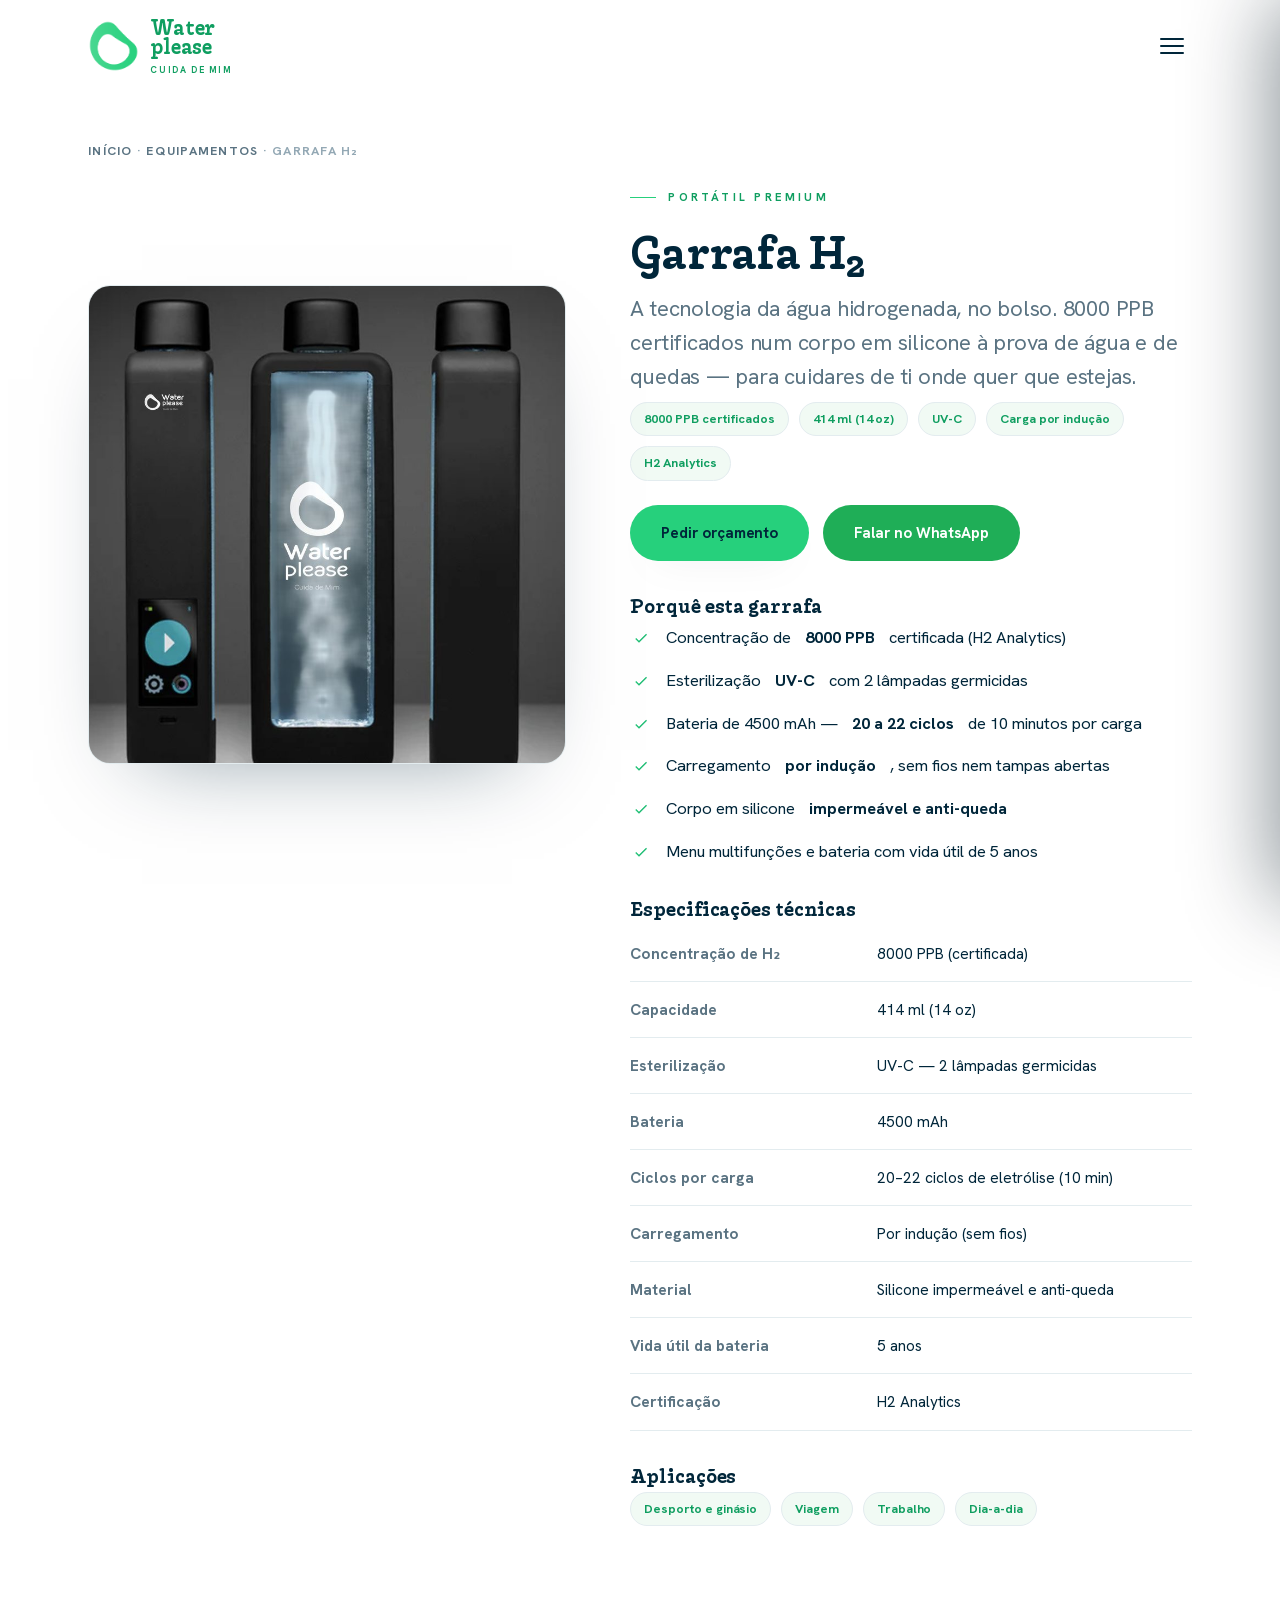
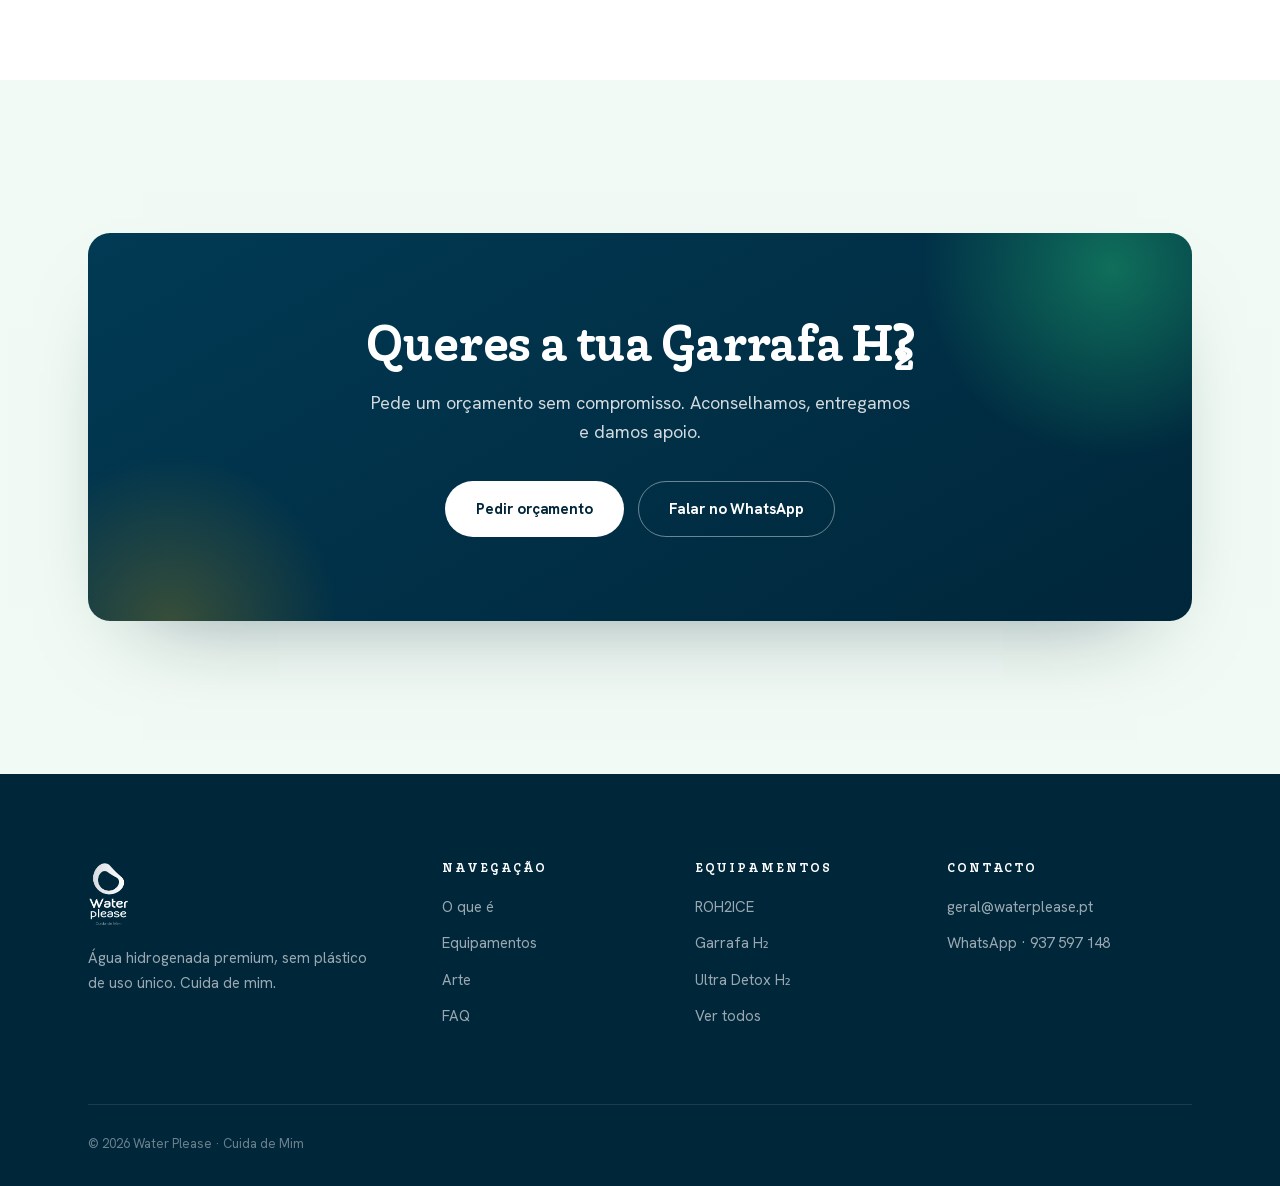
<file: equipamentos/garrafa-h2.html>
<!DOCTYPE html>
<html lang="pt">
<head>
<meta charset="UTF-8">
<meta name="viewport" content="width=device-width, initial-scale=1">
<title>Garrafa H₂ — Água Hidrogenada Portátil | Water Please</title>
<meta name="description" content="Garrafa de água hidrogenada portátil: 8000 PPB certificados, esterilização UV-C, carregamento por indução e corpo em silicone à prova de água e quedas.">
<link rel="icon" href="../assets/simbolo.png">
<link rel="stylesheet" href="../assets/styles.css?v=49">
</head>
<body>

<header class="site-header">
  <div class="wrap nav">
    <a href="../index.html" class="nav__logo"><img src="../assets/simbolo-verde.png" alt=""><span class="nav__word">Water<span>please</span><em>Cuida de Mim</em></span></a>
    <button class="nav__toggle" aria-label="Menu"><span></span><span></span><span></span></button>
    <nav class="nav__menu">
      <button class="nav__close" aria-label="Fechar menu">✕</button>
      <a href="../o-que-e.html">O que é</a>
      <a href="../equipamentos.html">Equipamentos</a>
      <a href="../desporto.html">Desporto</a>
      <a href="../garrafas.html">Garrafas</a>
      <a href="../restauracao.html">Restauração</a>
      <a href="../arte.html">Arte</a>
      <a href="../index.html#faq">FAQ</a>
      <a href="../contacto.html" class="btn btn--primary">Pedir orçamento</a>
    
      <div class="nav__social"><a href="#" class="placeholder">Instagram</a><a href="#" class="placeholder">LinkedIn</a></div>
    </nav>
  </div>
</header>

<section class="section" style="padding-top:48px">
  <div class="wrap">
    <div class="crumbs"><a href="../index.html">Início</a> · <a href="../equipamentos.html">Equipamentos</a> · Garrafa H₂</div>
    <div class="pd">
      <div class="pd__media reveal"><img loading="lazy" decoding="async" src="../assets/garrafa-wp.jpg" alt="Garrafa H₂ Water Please" class="media-cover"></div>

      <div class="reveal">
        <span class="eyebrow">Portátil Premium</span>
        <h1 style="font-size:clamp(32px,4.4vw,46px)">Garrafa H₂</h1>
        <p class="lead" style="margin:14px 0 8px">A tecnologia da água hidrogenada, no bolso. 8000 PPB certificados num corpo em silicone à prova de água e de quedas — para cuidares de ti onde quer que estejas.</p>

        <div class="tag-row">
          <span class="spec-pill">8000 PPB certificados</span>
          <span class="spec-pill">414 ml (14 oz)</span>
          <span class="spec-pill">UV-C</span>
          <span class="spec-pill">Carga por indução</span>
          <span class="spec-pill">H2 Analytics</span>
        </div>

        <div style="display:flex;gap:14px;flex-wrap:wrap;margin:24px 0 14px">
          <a href="../contacto.html" class="btn btn--primary">Pedir orçamento</a>
          <a href="#" class="btn btn--wpp" data-wpp>Falar no WhatsApp</a>
        </div>

        <h3 style="margin:34px 0 6px;font-size:20px">Porquê esta garrafa</h3>
        <ul class="checklist">
          <li>Concentração de <b>8000 PPB</b> certificada (H2 Analytics)</li>
          <li>Esterilização <b>UV-C</b> com 2 lâmpadas germicidas</li>
          <li>Bateria de 4500 mAh — <b>20 a 22 ciclos</b> de 10 minutos por carga</li>
          <li>Carregamento <b>por indução</b>, sem fios nem tampas abertas</li>
          <li>Corpo em silicone <b>impermeável e anti-queda</b></li>
          <li>Menu multifunções e bateria com vida útil de 5 anos</li>
        </ul>

        <h3 style="margin:34px 0 6px;font-size:20px">Especificações técnicas</h3>
        <table class="spec-table">
          <tr><th>Concentração de H₂</th><td>8000 PPB (certificada)</td></tr>
          <tr><th>Capacidade</th><td>414 ml (14 oz)</td></tr>
          <tr><th>Esterilização</th><td>UV-C — 2 lâmpadas germicidas</td></tr>
          <tr><th>Bateria</th><td>4500 mAh</td></tr>
          <tr><th>Ciclos por carga</th><td>20–22 ciclos de eletrólise (10 min)</td></tr>
          <tr><th>Carregamento</th><td>Por indução (sem fios)</td></tr>
          <tr><th>Material</th><td>Silicone impermeável e anti-queda</td></tr>
          <tr><th>Vida útil da bateria</th><td>5 anos</td></tr>
          <tr><th>Certificação</th><td>H2 Analytics</td></tr>
        </table>

        <h3 style="margin:34px 0 6px;font-size:20px">Aplicações</h3>
        <div class="tag-row">
          <span class="spec-pill">Desporto e ginásio</span>
          <span class="spec-pill">Viagem</span>
          <span class="spec-pill">Trabalho</span>
          <span class="spec-pill">Dia-a-dia</span>
        </div>
      </div>
    </div>
  </div>
</section>

<section class="section section--cream">
  <div class="wrap">
    <div class="cta-band reveal">
      <h2>Queres a tua Garrafa H₂?</h2>
      <p>Pede um orçamento sem compromisso. Aconselhamos, entregamos e damos apoio.</p>
      <div style="display:flex;gap:14px;justify-content:center;flex-wrap:wrap">
        <a href="../contacto.html" class="btn btn--light">Pedir orçamento</a>
        <a href="#" class="btn btn--outline-light" data-wpp>Falar no WhatsApp</a>
      </div>
    </div>
  </div>
</section>

<footer class="site-footer">
  <div class="wrap">
    <div class="footer-grid">
      <div><img class="flogo" src="../assets/logo-vertical-branco.png" alt="Water Please"><p style="font-size:15px;max-width:280px">Água hidrogenada premium, sem plástico de uso único. Cuida de mim.</p></div>
      <div><h4>Navegação</h4><ul><li><a href="../o-que-e.html">O que é</a></li><li><a href="../equipamentos.html">Equipamentos</a></li><li><a href="../arte.html">Arte</a></li><li><a href="../index.html#faq">FAQ</a></li></ul></div>
      <div><h4>Equipamentos</h4><ul><li><a href="roh2ice.html">ROH2ICE</a></li><li><a href="garrafa-h2.html">Garrafa H₂</a></li><li><a href="ultra-detox-h2.html">Ultra Detox H₂</a></li><li><a href="../equipamentos.html">Ver todos</a></li></ul></div>
      <div><h4>Contacto</h4><ul><li><a href="mailto:geral@waterplease.pt">geral@waterplease.pt</a></li><li><a href="#" data-wpp>WhatsApp · 937 597 148</a></li></ul></div>
    </div>
    <div class="footer-bottom"><span>© 2026 Water Please · Cuida de Mim</span></div>
  </div>
</footer>

<script src="../assets/app.js"></script>
</body>
</html>
</file>
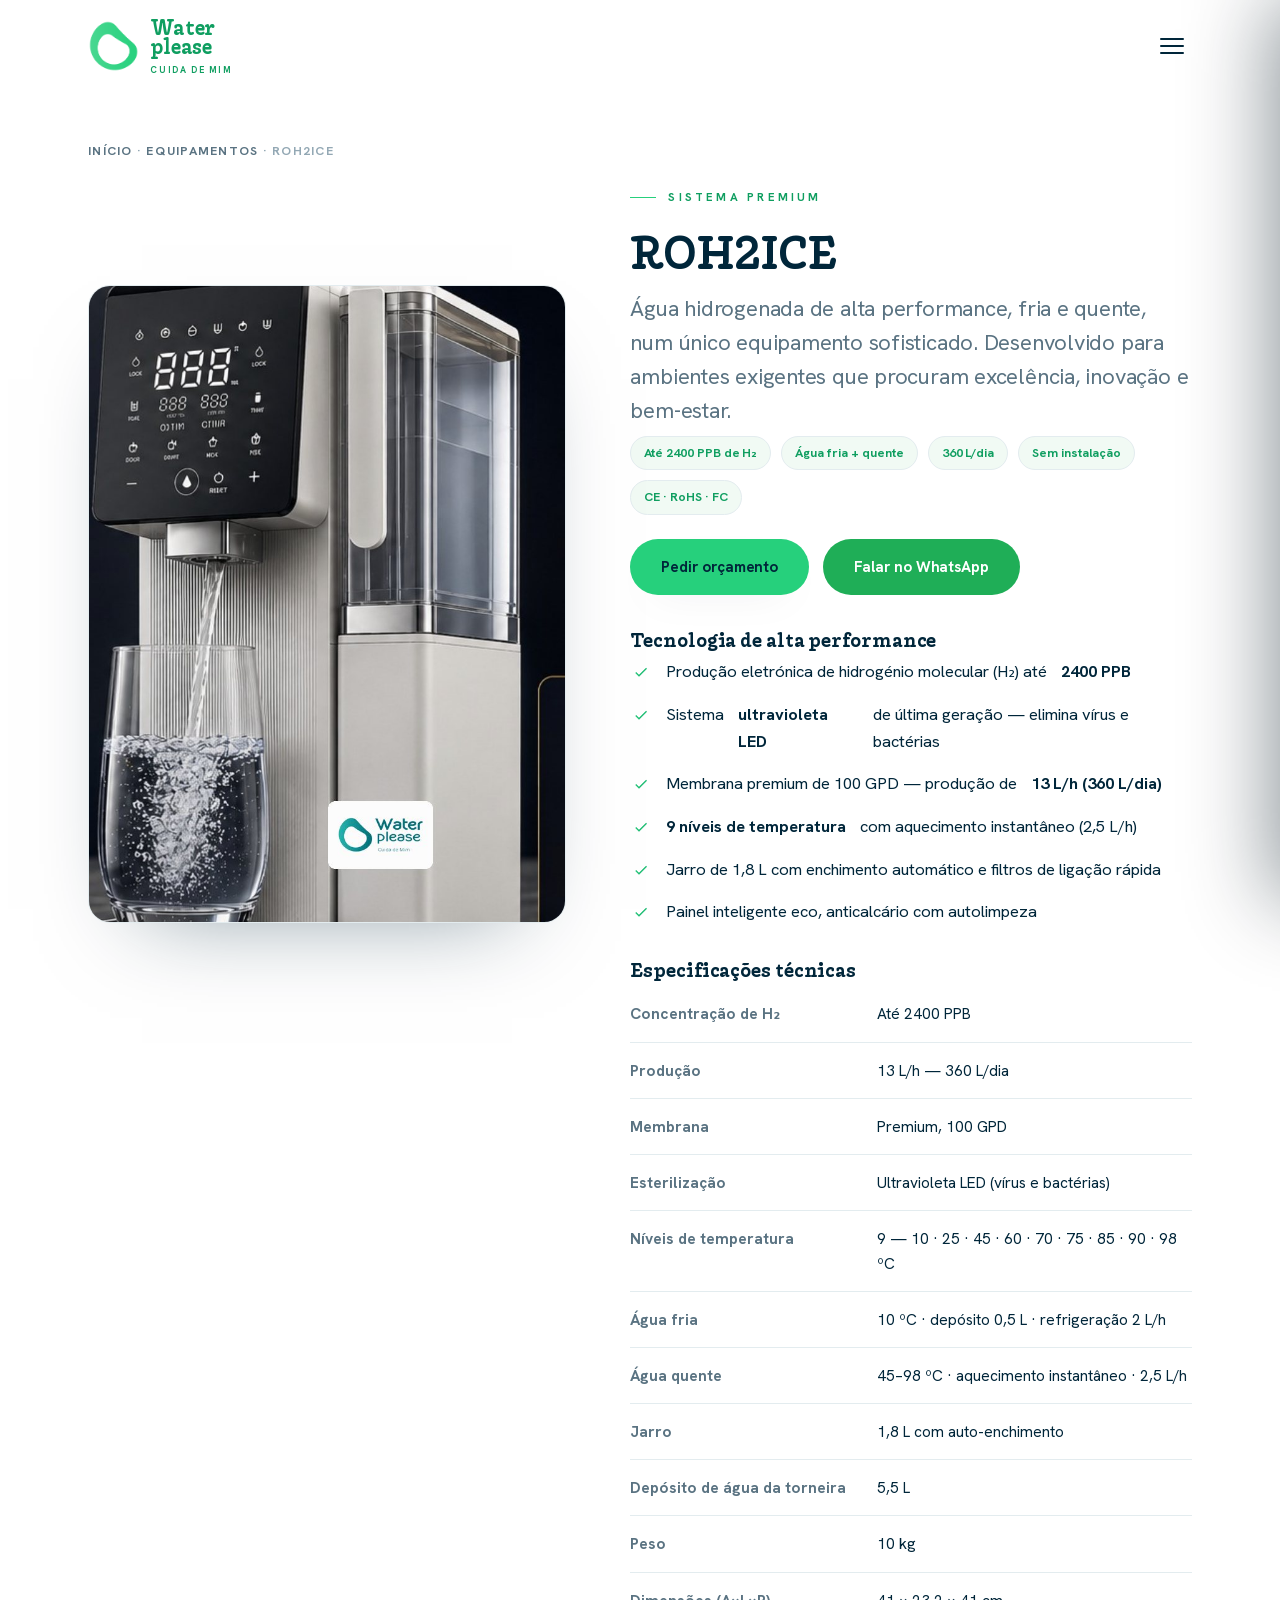
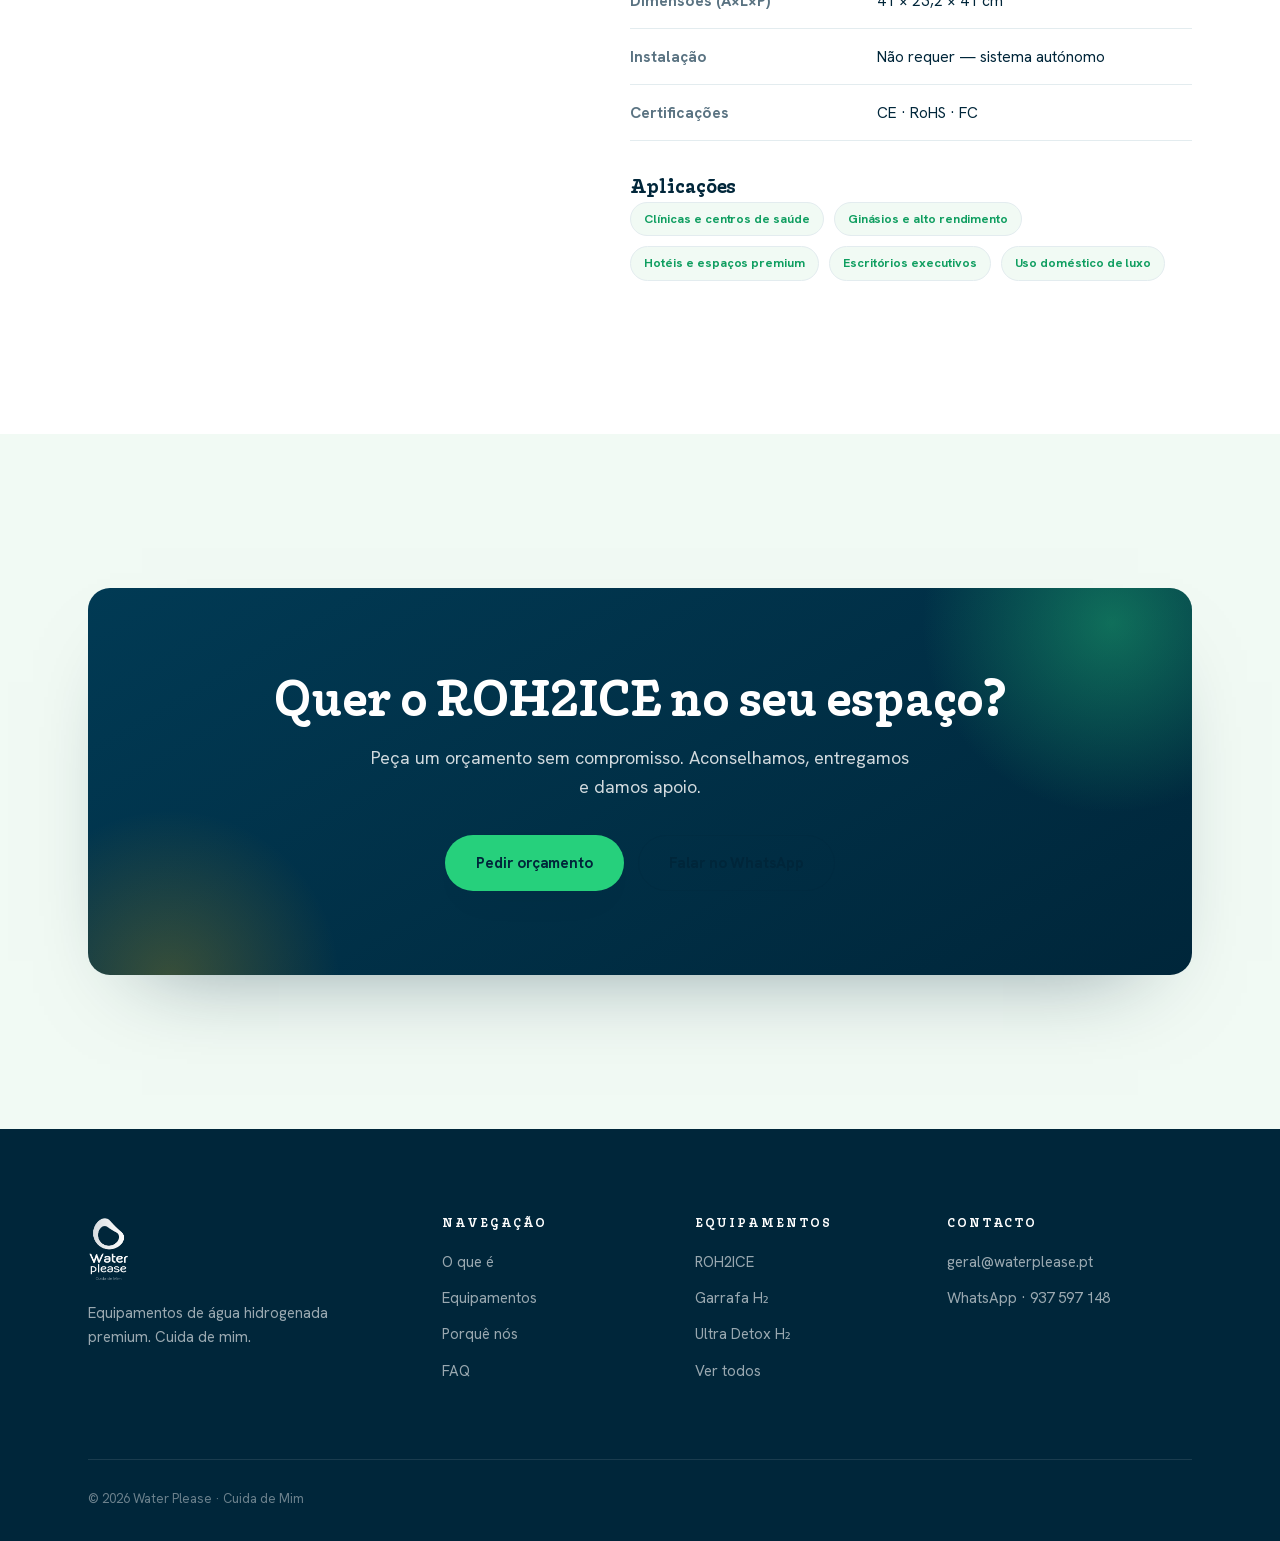
<file: equipamentos/roh2ice.html>
<!DOCTYPE html>
<html lang="pt">
<head>
<meta charset="UTF-8">
<meta name="viewport" content="width=device-width, initial-scale=1">
<title>ROH2ICE — Sistema Premium de Água Hidrogenada | Water Please</title>
<meta name="description" content="ROH2ICE: água hidrogenada até 2400 PPB, fria e quente, 360 L/dia, sem instalação. Para clínicas, ginásios, hotéis, escritórios e casa.">
<link rel="icon" href="../assets/simbolo.png">
<link rel="stylesheet" href="../assets/styles.css?v=49">
</head>
<body>

<header class="site-header">
  <div class="wrap nav">
    <a href="../index.html" class="nav__logo"><img src="../assets/simbolo-verde.png" alt=""><span class="nav__word">Water<span>please</span><em>Cuida de Mim</em></span></a>
    <button class="nav__toggle" aria-label="Menu"><span></span><span></span><span></span></button>
    <nav class="nav__menu">
      <button class="nav__close" aria-label="Fechar menu">✕</button>
      <a href="../o-que-e.html">O que é</a>
      <a href="../equipamentos.html">Equipamentos</a>
      <a href="../desporto.html">Desporto</a>
      <a href="../garrafas.html">Garrafas</a>
      <a href="../restauracao.html">Restauração</a>
      <a href="../index.html#porque">Porquê nós</a>
      <a href="../arte.html">Arte</a>
      <a href="../index.html#faq">FAQ</a>
      <a href="../contacto.html" class="btn btn--primary">Pedir orçamento</a>
    
      <div class="nav__social"><a href="#" class="placeholder">Instagram</a><a href="#" class="placeholder">LinkedIn</a></div>
    </nav>
  </div>
</header>

<section class="section" style="padding-top:48px">
  <div class="wrap">
    <div class="crumbs"><a href="../index.html">Início</a> · <a href="../equipamentos.html">Equipamentos</a> · ROH2ICE</div>
    <div class="pd">
      <!-- MEDIA -->
      <div class="pd__media reveal" style="aspect-ratio:3/4"><img loading="lazy" decoding="async" src="../assets/roh2ice-foto.jpg" alt="ROH2ICE Water Please a servir água" class="media-cover" style="object-position:50% 40%"></div>

      <!-- INFO -->
      <div class="reveal">
        <span class="eyebrow">Sistema Premium</span>
        <h1 style="font-size:clamp(32px,4.4vw,46px)">ROH2ICE</h1>
        <p class="lead" style="margin:14px 0 8px">Água hidrogenada de alta performance, fria e quente, num único equipamento sofisticado. Desenvolvido para ambientes exigentes que procuram excelência, inovação e bem-estar.</p>

        <div class="tag-row">
          <span class="spec-pill">Até 2400 PPB de H₂</span>
          <span class="spec-pill">Água fria + quente</span>
          <span class="spec-pill">360 L/dia</span>
          <span class="spec-pill">Sem instalação</span>
          <span class="spec-pill">CE · RoHS · FC</span>
        </div>

        <div style="display:flex;gap:14px;flex-wrap:wrap;margin:24px 0 14px">
          <a href="../contacto.html" class="btn btn--primary">Pedir orçamento</a>
          <a href="#" class="btn btn--wpp" data-wpp>Falar no WhatsApp</a>
        </div>

        <h3 style="margin:34px 0 6px;font-size:20px">Tecnologia de alta performance</h3>
        <ul class="checklist">
          <li>Produção eletrónica de hidrogénio molecular (H₂) até <b>2400 PPB</b></li>
          <li>Sistema <b>ultravioleta LED</b> de última geração — elimina vírus e bactérias</li>
          <li>Membrana premium de 100 GPD — produção de <b>13 L/h (360 L/dia)</b></li>
          <li><b>9 níveis de temperatura</b> com aquecimento instantâneo (2,5 L/h)</li>
          <li>Jarro de 1,8 L com enchimento automático e filtros de ligação rápida</li>
          <li>Painel inteligente eco, anticalcário com autolimpeza</li>
        </ul>

        <h3 style="margin:34px 0 6px;font-size:20px">Especificações técnicas</h3>
        <table class="spec-table">
          <tr><th>Concentração de H₂</th><td>Até 2400 PPB</td></tr>
          <tr><th>Produção</th><td>13 L/h — 360 L/dia</td></tr>
          <tr><th>Membrana</th><td>Premium, 100 GPD</td></tr>
          <tr><th>Esterilização</th><td>Ultravioleta LED (vírus e bactérias)</td></tr>
          <tr><th>Níveis de temperatura</th><td>9 — 10 · 25 · 45 · 60 · 70 · 75 · 85 · 90 · 98 ºC</td></tr>
          <tr><th>Água fria</th><td>10 ºC · depósito 0,5 L · refrigeração 2 L/h</td></tr>
          <tr><th>Água quente</th><td>45–98 ºC · aquecimento instantâneo · 2,5 L/h</td></tr>
          <tr><th>Jarro</th><td>1,8 L com auto-enchimento</td></tr>
          <tr><th>Depósito de água da torneira</th><td>5,5 L</td></tr>
          <tr><th>Peso</th><td>10 kg</td></tr>
          <tr><th>Dimensões (A×L×P)</th><td>41 × 23,2 × 41 cm</td></tr>
          <tr><th>Instalação</th><td>Não requer — sistema autónomo</td></tr>
          <tr><th>Certificações</th><td>CE · RoHS · FC</td></tr>
        </table>

        <h3 style="margin:34px 0 6px;font-size:20px">Aplicações</h3>
        <div class="tag-row">
          <span class="spec-pill">Clínicas e centros de saúde</span>
          <span class="spec-pill">Ginásios e alto rendimento</span>
          <span class="spec-pill">Hotéis e espaços premium</span>
          <span class="spec-pill">Escritórios executivos</span>
          <span class="spec-pill">Uso doméstico de luxo</span>
        </div>
      </div>
    </div>
  </div>
</section>

<section class="section section--cream">
  <div class="wrap">
    <div class="cta-band reveal">
      <h2>Quer o ROH2ICE no seu espaço?</h2>
      <p>Peça um orçamento sem compromisso. Aconselhamos, entregamos e damos apoio.</p>
      <div style="display:flex;gap:14px;justify-content:center;flex-wrap:wrap">
        <a href="../contacto.html" class="btn btn--primary">Pedir orçamento</a>
        <a href="#" class="btn btn--ghost" data-wpp>Falar no WhatsApp</a>
      </div>
    </div>
  </div>
</section>

<footer class="site-footer">
  <div class="wrap">
    <div class="footer-grid">
      <div><img class="flogo" src="../assets/logo-vertical-branco.png" alt="Water Please"><p style="font-size:15px;max-width:280px">Equipamentos de água hidrogenada premium. Cuida de mim.</p></div>
      <div><h4>Navegação</h4><ul><li><a href="../o-que-e.html">O que é</a></li><li><a href="../equipamentos.html">Equipamentos</a></li><li><a href="../index.html#porque">Porquê nós</a></li><li><a href="../index.html#faq">FAQ</a></li></ul></div>
      <div><h4>Equipamentos</h4><ul><li><a href="roh2ice.html">ROH2ICE</a></li><li><a href="garrafa-h2.html">Garrafa H₂</a></li><li><a href="ultra-detox-h2.html">Ultra Detox H₂</a></li><li><a href="../equipamentos.html">Ver todos</a></li></ul></div>
      <div><h4>Contacto</h4><ul><li><a href="mailto:geral@waterplease.pt">geral@waterplease.pt</a></li><li><a href="#" data-wpp>WhatsApp · 937 597 148</a></li></ul></div>
    </div>
    <div class="footer-bottom"><span>© 2026 Water Please · Cuida de Mim</span></div>
  </div>
</footer>

<script src="../assets/app.js"></script>
</body>
</html>
</file>
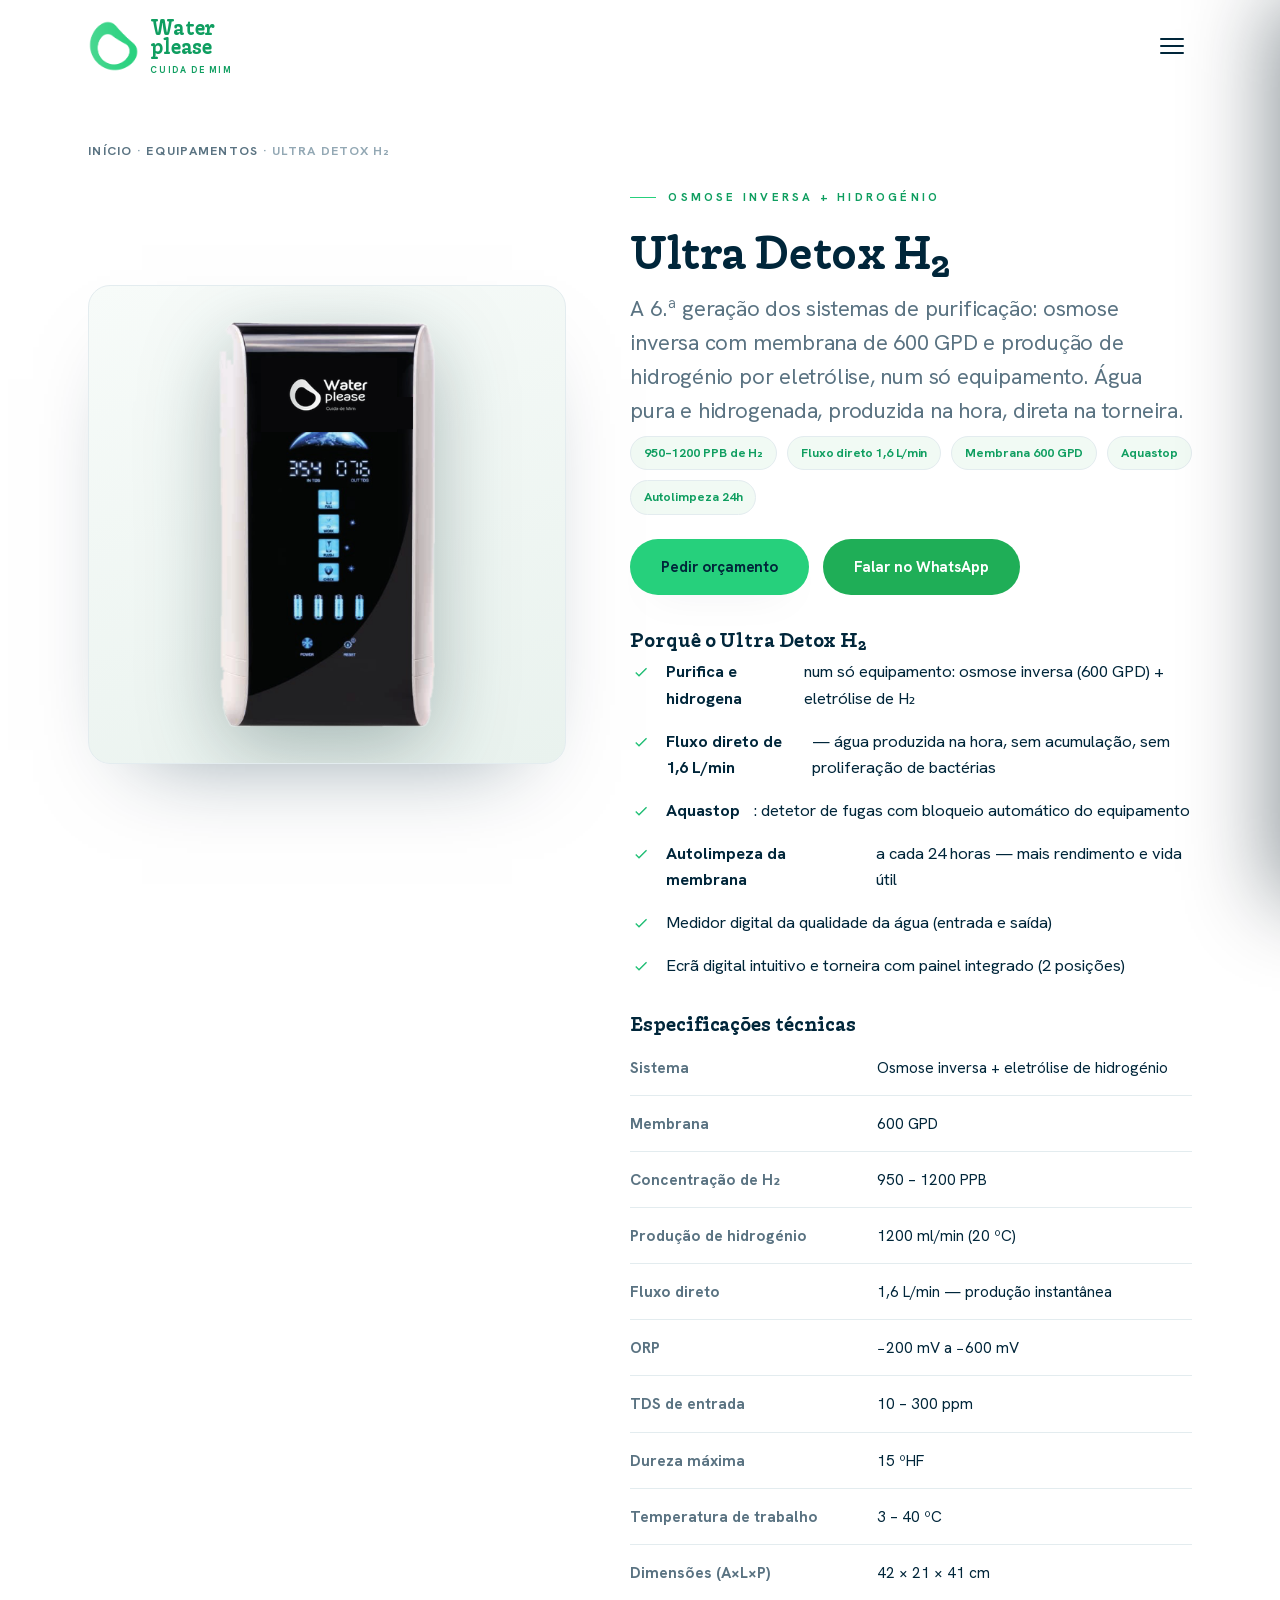
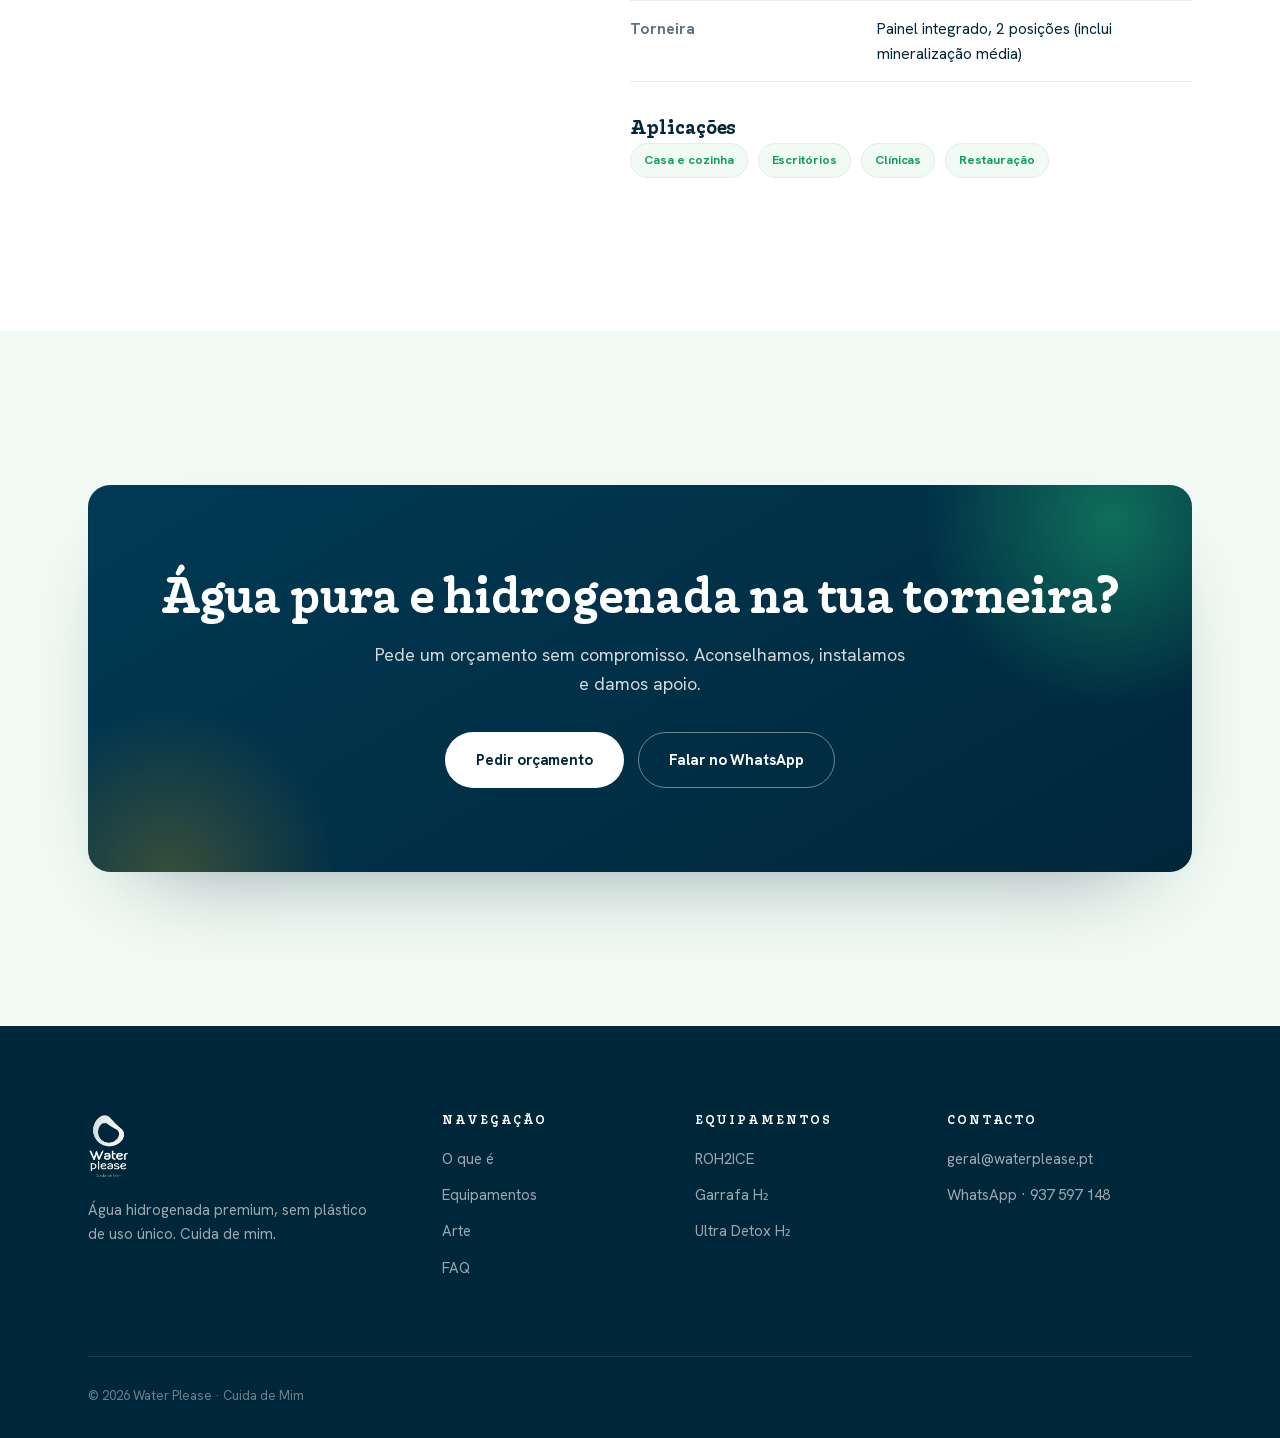
<file: equipamentos/ultra-detox-h2.html>
<!DOCTYPE html>
<html lang="pt">
<head>
<meta charset="UTF-8">
<meta name="viewport" content="width=device-width, initial-scale=1">
<title>Ultra Detox H₂ — Osmose Inversa com Água Hidrogenada | Water Please</title>
<meta name="description" content="Ultra Detox H₂: osmose inversa de 6.ª geração (membrana 600 GPD) com produção de hidrogénio por eletrólise. 950–1200 PPB, fluxo direto de 1,6 L/min, Aquastop e autolimpeza.">
<link rel="icon" href="../assets/simbolo.png">
<link rel="stylesheet" href="../assets/styles.css?v=49">
</head>
<body>

<header class="site-header">
  <div class="wrap nav">
    <a href="../index.html" class="nav__logo"><img src="../assets/simbolo-verde.png" alt=""><span class="nav__word">Water<span>please</span><em>Cuida de Mim</em></span></a>
    <button class="nav__toggle" aria-label="Menu"><span></span><span></span><span></span></button>
    <nav class="nav__menu">
      <button class="nav__close" aria-label="Fechar menu">✕</button>
      <a href="../o-que-e.html">O que é</a>
      <a href="../equipamentos.html">Equipamentos</a>
      <a href="../desporto.html">Desporto</a>
      <a href="../garrafas.html">Garrafas</a>
      <a href="../restauracao.html">Restauração</a>
      <a href="../arte.html">Arte</a>
      <a href="../index.html#faq">FAQ</a>
      <a href="../contacto.html" class="btn btn--primary">Pedir orçamento</a>
    
      <div class="nav__social"><a href="#" class="placeholder">Instagram</a><a href="#" class="placeholder">LinkedIn</a></div>
    </nav>
  </div>
</header>

<section class="section" style="padding-top:48px">
  <div class="wrap">
    <div class="crumbs"><a href="../index.html">Início</a> · <a href="../equipamentos.html">Equipamentos</a> · Ultra Detox H₂</div>
    <div class="pd">
      <div class="pd__media reveal"><img loading="lazy" decoding="async" src="../assets/ultradetox-wp.png" alt="Ultra Detox H₂" style="width:52%"></div>

      <div class="reveal">
        <span class="eyebrow">Osmose Inversa + Hidrogénio</span>
        <h1 style="font-size:clamp(32px,4.4vw,46px)">Ultra Detox H₂</h1>
        <p class="lead" style="margin:14px 0 8px">A 6.ª geração dos sistemas de purificação: osmose inversa com membrana de 600 GPD e produção de hidrogénio por eletrólise, num só equipamento. Água pura e hidrogenada, produzida na hora, direta na torneira.</p>

        <div class="tag-row">
          <span class="spec-pill">950–1200 PPB de H₂</span>
          <span class="spec-pill">Fluxo direto 1,6 L/min</span>
          <span class="spec-pill">Membrana 600 GPD</span>
          <span class="spec-pill">Aquastop</span>
          <span class="spec-pill">Autolimpeza 24h</span>
        </div>

        <div style="display:flex;gap:14px;flex-wrap:wrap;margin:24px 0 14px">
          <a href="../contacto.html" class="btn btn--primary">Pedir orçamento</a>
          <a href="#" class="btn btn--wpp" data-wpp>Falar no WhatsApp</a>
        </div>

        <h3 style="margin:34px 0 6px;font-size:20px">Porquê o Ultra Detox H₂</h3>
        <ul class="checklist">
          <li><b>Purifica e hidrogena</b> num só equipamento: osmose inversa (600 GPD) + eletrólise de H₂</li>
          <li><b>Fluxo direto de 1,6 L/min</b> — água produzida na hora, sem acumulação, sem proliferação de bactérias</li>
          <li><b>Aquastop</b>: detetor de fugas com bloqueio automático do equipamento</li>
          <li><b>Autolimpeza da membrana</b> a cada 24 horas — mais rendimento e vida útil</li>
          <li>Medidor digital da qualidade da água (entrada e saída)</li>
          <li>Ecrã digital intuitivo e torneira com painel integrado (2 posições)</li>
        </ul>

        <h3 style="margin:34px 0 6px;font-size:20px">Especificações técnicas</h3>
        <table class="spec-table">
          <tr><th>Sistema</th><td>Osmose inversa + eletrólise de hidrogénio</td></tr>
          <tr><th>Membrana</th><td>600 GPD</td></tr>
          <tr><th>Concentração de H₂</th><td>950 – 1200 PPB</td></tr>
          <tr><th>Produção de hidrogénio</th><td>1200 ml/min (20 ºC)</td></tr>
          <tr><th>Fluxo direto</th><td>1,6 L/min — produção instantânea</td></tr>
          <tr><th>ORP</th><td>−200 mV a −600 mV</td></tr>
          <tr><th>TDS de entrada</th><td>10 – 300 ppm</td></tr>
          <tr><th>Dureza máxima</th><td>15 ºHF</td></tr>
          <tr><th>Temperatura de trabalho</th><td>3 – 40 ºC</td></tr>
          <tr><th>Dimensões (A×L×P)</th><td>42 × 21 × 41 cm</td></tr>
          <tr><th>Torneira</th><td>Painel integrado, 2 posições (inclui mineralização média)</td></tr>
        </table>

        <h3 style="margin:34px 0 6px;font-size:20px">Aplicações</h3>
        <div class="tag-row">
          <span class="spec-pill">Casa e cozinha</span>
          <span class="spec-pill">Escritórios</span>
          <span class="spec-pill">Clínicas</span>
          <span class="spec-pill">Restauração</span>
        </div>
      </div>
    </div>
  </div>
</section>

<section class="section section--cream">
  <div class="wrap">
    <div class="cta-band reveal">
      <h2>Água pura e hidrogenada na tua torneira?</h2>
      <p>Pede um orçamento sem compromisso. Aconselhamos, instalamos e damos apoio.</p>
      <div style="display:flex;gap:14px;justify-content:center;flex-wrap:wrap">
        <a href="../contacto.html" class="btn btn--light">Pedir orçamento</a>
        <a href="#" class="btn btn--outline-light" data-wpp>Falar no WhatsApp</a>
      </div>
    </div>
  </div>
</section>

<footer class="site-footer">
  <div class="wrap">
    <div class="footer-grid">
      <div><img class="flogo" src="../assets/logo-vertical-branco.png" alt="Water Please"><p style="font-size:15px;max-width:280px">Água hidrogenada premium, sem plástico de uso único. Cuida de mim.</p></div>
      <div><h4>Navegação</h4><ul><li><a href="../o-que-e.html">O que é</a></li><li><a href="../equipamentos.html">Equipamentos</a></li><li><a href="../arte.html">Arte</a></li><li><a href="../index.html#faq">FAQ</a></li></ul></div>
      <div><h4>Equipamentos</h4><ul><li><a href="roh2ice.html">ROH2ICE</a></li><li><a href="garrafa-h2.html">Garrafa H₂</a></li><li><a href="ultra-detox-h2.html">Ultra Detox H₂</a></li></ul></div>
      <div><h4>Contacto</h4><ul><li><a href="mailto:geral@waterplease.pt">geral@waterplease.pt</a></li><li><a href="#" data-wpp>WhatsApp · 937 597 148</a></li></ul></div>
    </div>
    <div class="footer-bottom"><span>© 2026 Water Please · Cuida de Mim</span></div>
  </div>
</footer>

<script src="../assets/app.js"></script>
</body>
</html>
</file>
<file: assets/styles.css>
/* fontes locais */
@font-face { font-family: 'Chubbo'; font-style: normal; font-weight: 500; font-display: swap; src: url('fonts/chubbo-500.woff2') format('woff2'); }
@font-face { font-family: 'Chubbo'; font-style: normal; font-weight: 700; font-display: swap; src: url('fonts/chubbo-700.woff2') format('woff2'); }
@font-face { font-family: 'Hanken Grotesk'; font-style: normal; font-weight: 400; font-display: swap; src: url('fonts/hanken-400.woff2') format('woff2'); }
@font-face { font-family: 'Hanken Grotesk'; font-style: normal; font-weight: 600; font-display: swap; src: url('fonts/hanken-600.woff2') format('woff2'); }
@font-face { font-family: 'Hanken Grotesk'; font-style: normal; font-weight: 700; font-display: swap; src: url('fonts/hanken-700.woff2') format('woff2'); }

/* ============================================================
   WATER PLEASE — Sistema de design v3 (grotesk / sustentável)
   Inspirado no minimalismo da Água KM Zero.
   Letra: Hanken Grotesk (stand-in livre da "Athletics").
   Paleta Água KM Zero: verde #26D07C · navy #00263A · menta #C8EED5 · branco
   ============================================================ */

:root {
  /* Paleta Água KM Zero — verde #26D07C + navy #00263A + menta.
     Os nomes --teal* mantêm-se por compatibilidade, mas apontam ao verde. */
  --teal-dark:   #0f9e60;   /* verde para texto/links (contraste em branco) */
  --teal:        #26D07C;   /* verde da marca (acentos, botões) */
  --teal-bright: #2ee089;
  --deep:        #00263A;   /* navy petróleo — fundos escuros */
  --deep-2:      #01344c;
  --ink:         #00263A;   /* títulos e texto sobre claro */
  --ink-2:       #063049;
  --muted:       #5a7382;
  --faint:       #93a8b4;
  --hairline:    #e3ecef;
  --bg:          #ffffff;
  --cream:       #f1faf4;
  --cream-2:     #e6fbed;

  /* acentos secundários do universo KM0 (reclame): amarelo e lilás */
  --sun:         #FFB600;
  --sun-soft:    #ffe9b3;
  --lilac:       #C7A0CE;
  --lilac-soft:  #efe2f2;
  --mint:        #C8EED5;

  --grad:        linear-gradient(135deg, #2ee089 0%, #0f9e60 100%);
  --grad-deep:   linear-gradient(150deg, #013a54 0%, var(--deep) 100%);

  --shadow-xs:   0 2px 10px -4px rgba(0,38,58,.16);
  --shadow-sm:   0 14px 40px -26px rgba(0,38,58,.4);
  --shadow:      0 40px 90px -54px rgba(0,38,58,.5);

  --r-lg: 22px;
  --r-md: 16px;
  --r-sm: 11px;
  --line: var(--hairline);          /* alias legado */
  --radius-sm: var(--r-sm);         /* alias legado */
  --maxw: 1200px;
  --gut: clamp(20px, 5vw, 48px);
  --ease: cubic-bezier(.22,.61,.36,1);
  --ease-soft: cubic-bezier(.4,.14,.3,1);
}

* { box-sizing: border-box; margin: 0; padding: 0; }
html { scroll-behavior: smooth; -webkit-text-size-adjust: 100%; }
::selection { background: var(--teal); color: #fff; }

body {
  font-family: 'Hanken Grotesk', system-ui, -apple-system, sans-serif;
  color: var(--ink); background: var(--bg);
  line-height: 1.62; font-size: 17px; font-weight: 400;
  overflow-x: hidden; -webkit-font-smoothing: antialiased; text-rendering: optimizeLegibility;
}

/* ---- Tipografia: títulos em Chubbo (redonda/pesada, como o wordmark KM0);
       corpo em Hanken Grotesk ---- */
h1,h2,h3,h4 {
  font-family: 'Chubbo', 'Baloo 2', sans-serif;
  font-weight: 700; line-height: 1.06; letter-spacing: -.005em; color: var(--ink);
}
h1 i, h2 i, h3 i, .it { font-style: normal; }
.grad-text, h1 i, h2 i {
  background: var(--grad); -webkit-background-clip: text; background-clip: text;
  -webkit-text-fill-color: transparent; color: var(--teal-dark);
}

a { color: var(--teal-dark); text-decoration: none; transition: color .25s var(--ease); }
a:hover { color: var(--teal); }
img { max-width: 100%; display: block; }
ul { list-style: none; }

.wrap { width: 100%; max-width: var(--maxw); margin: 0 auto; padding: 0 var(--gut); }
.section { padding: clamp(76px, 12vw, 160px) 0; position: relative; }
.section--cream { background: var(--cream); }
.section--deep { background: var(--deep); color: rgba(255,255,255,.76); }
.section--deep h2, .section--deep h3 { color: #fff; }
.center { text-align: center; }
.measure { max-width: 680px; }
.center .measure { margin-inline: auto; }
.lead { font-size: clamp(18px, 2.1vw, 22px); color: var(--muted); font-weight: 400; line-height: 1.55; letter-spacing: -.01em; }

/* eyebrow em caixa alta espaçada — igual ao registo tipográfico do KM0 */
.eyebrow {
  display: inline-flex; align-items: center; gap: 12px;
  font-weight: 700; text-transform: uppercase;
  letter-spacing: .28em; font-size: 11.5px; color: var(--teal-dark); margin-bottom: 22px;
}
.eyebrow::before { content: ""; width: 26px; height: 1px; background: var(--teal); display: inline-block; }
.center .eyebrow { justify-content: center; }
.section--deep .eyebrow { color: var(--teal-bright); }

.sec-index { font-weight: 700; font-size: 13px; color: var(--faint); letter-spacing: .04em; }

.btn {
  position: relative; display: inline-flex; align-items: center; gap: 9px;
  font-weight: 700; font-size: 15px; letter-spacing: -.005em;
  padding: 15px 30px; border-radius: 100px; border: 1px solid transparent; cursor: pointer; overflow: hidden;
  transition: transform .3s var(--ease), box-shadow .3s var(--ease), color .3s var(--ease), background .3s var(--ease), border-color .3s var(--ease);
}
.btn:hover { transform: translateY(-2px); }
.btn--primary { background: var(--teal); color: var(--deep); box-shadow: var(--shadow-sm); }
.btn--primary:hover { color: var(--deep); background: #1fbf70; box-shadow: var(--shadow); }
.btn--ghost { border-color: rgba(0,38,58,.2); color: var(--ink); background: transparent; }
.btn--ghost:hover { border-color: var(--teal); background: rgba(38,208,124,.1); color: var(--teal-dark); }
.btn--wpp { background: #1fae57; color: #fff; }
.btn--wpp:hover { color: #fff; box-shadow: 0 16px 36px -18px rgba(37,211,102,.8); }
.btn--light { background: #fff; color: var(--ink); }
.btn--light:hover { color: var(--teal-dark); }
.btn--outline-light { border-color: rgba(255,255,255,.42); color: #fff; background: transparent; }
.btn--outline-light:hover { background: #fff; color: var(--ink); border-color: #fff; }
.btn-arrow { transition: transform .3s var(--ease); }
.btn:hover .btn-arrow { transform: translateX(4px); }

.link-arrow { display: inline-flex; align-items: center; gap: 8px; font-weight: 700; font-size: 15px; }
.link-arrow span { transition: transform .3s var(--ease); }
.link-arrow:hover span { transform: translateX(5px); }

.site-header {
  position: sticky; top: 0; z-index: 60; background: rgba(255,255,255,.78);
  backdrop-filter: saturate(180%) blur(18px); -webkit-backdrop-filter: saturate(180%) blur(18px);
  border-bottom: 1px solid transparent; transition: border-color .3s, background .3s;
}
.site-header.scrolled { border-color: var(--hairline); background: rgba(255,255,255,.92); }
.nav { display: flex; align-items: center; justify-content: space-between; height: 92px; }
.nav__logo img { height: 62px; width: auto; }
.nav__menu { display: flex; align-items: center; gap: 36px; }
.nav__menu a:not(.btn) { font-weight: 600; font-size: 15px; letter-spacing: -.01em; color: var(--ink); position: relative; }
.nav__menu a:not(.btn)::after { content: ""; position: absolute; left: 0; bottom: -6px; width: 0; height: 1.5px; background: var(--teal); transition: width .3s var(--ease); }
.nav__menu a:not(.btn):hover { color: var(--teal-dark); }
.nav__menu a:not(.btn):hover::after { width: 100%; }
.nav__menu .btn { padding: 11px 24px; }
.nav__toggle { display: none; background: none; border: 0; cursor: pointer; padding: 8px; }
.nav__toggle span { display: block; width: 24px; height: 2px; background: var(--ink); margin: 5px 0; border-radius: 2px; transition: .3s var(--ease); }

/* ---- HERO — grande, minimalista, muito branco ---- */
.hero {
  position: relative; padding: clamp(64px,10vw,120px) 0 clamp(76px,11vw,130px);
  background: radial-gradient(1100px 720px at 82% -12%, var(--cream-2), transparent 60%), var(--bg);
  overflow: hidden;
}
.hero .wrap { position: relative; z-index: 2; display: grid; grid-template-columns: 1.1fr .9fr; gap: clamp(36px,6vw,72px); align-items: center; }
.hero h1 { font-size: clamp(44px, 7vw, 86px); line-height: 1.0; letter-spacing: -.01em; }
.hero p { font-size: clamp(17px,2vw,21px); color: var(--muted); margin: 26px 0 38px; max-width: 500px; line-height: 1.55; }
.hero__cta { display: flex; gap: 14px; flex-wrap: wrap; align-items: center; }

/* variante escura do hero — navy KM0 com título verde (registo do logótipo) */
.hero--dark {
  background: radial-gradient(1100px 720px at 82% -12%, #013a54, transparent 62%), var(--deep);
}
.hero--dark h1 { color: #fff; }
.hero--dark h1 i, .hero--dark .grad-text {
  background: none; -webkit-text-fill-color: currentColor; color: var(--teal);
}
.hero--dark p { color: rgba(255,255,255,.72); }
.hero--dark .tagline-chip { background: rgba(255,255,255,.08); border-color: rgba(255,255,255,.16); color: var(--teal); box-shadow: none; }
.hero--dark .btn--ghost { border-color: rgba(255,255,255,.35); color: #fff; }
.hero--dark .btn--ghost:hover { border-color: var(--teal); background: rgba(38,208,124,.12); color: var(--teal); }
.hero--dark .blob { box-shadow: 0 40px 90px -40px rgba(0,0,0,.6), inset 0 -30px 60px rgba(255,255,255,.18), inset 0 30px 70px rgba(0,38,58,.25); }

.tagline-chip {
  display: inline-flex; align-items: center; gap: 9px; background: rgba(255,255,255,.7);
  border: 1px solid var(--hairline); border-radius: 100px; padding: 8px 18px 8px 8px;
  font-weight: 700; font-size: 12px; letter-spacing: .06em; text-transform: uppercase;
  color: var(--teal-dark); margin-bottom: 28px; box-shadow: var(--shadow-xs);
}
.tagline-chip .dot { width: 20px; height: 20px; border-radius: 50%; background: var(--grad); display: inline-block; }

.hero__art { position: relative; aspect-ratio: 1/1; display: grid; place-items: center; }
/* manchas amarela e lilás atrás do blob — como no reclame KM0 */
.hero__art::before {
  content: ""; position: absolute; top: 2%; right: -4%; width: 38%; aspect-ratio: 1/1;
  background: var(--sun); border-radius: 62% 38% 55% 45% / 50% 60% 40% 50%; z-index: 0;
  animation: morph 22s var(--ease-soft) infinite reverse;
}
.hero__art::after {
  content: ""; position: absolute; bottom: 0; left: -2%; width: 30%; aspect-ratio: 1/1;
  background: var(--lilac); border-radius: 45% 55% 60% 40% / 55% 45% 55% 45%; z-index: 0;
  animation: morph 18s var(--ease-soft) infinite;
}
.hero__art .blob { z-index: 1; }
.blob {
  position: relative; width: 88%; aspect-ratio: 1/1; border-radius: 58% 42% 55% 45% / 48% 54% 46% 52%;
  background: var(--grad); box-shadow: var(--shadow), inset 0 -30px 60px rgba(255,255,255,.18), inset 0 30px 70px rgba(5,42,43,.22);
  display: grid; place-items: center; animation: morph 16s var(--ease-soft) infinite; overflow: hidden;
}
.blob::after { content: ""; position: absolute; top: 8%; left: 12%; width: 46%; height: 30%; background: radial-gradient(closest-side, rgba(255,255,255,.55), transparent); filter: blur(6px); border-radius: 50%; }
.blob img { width: 54%; position: relative; z-index: 2; filter: drop-shadow(0 16px 30px rgba(5,42,43,.28)); }
@keyframes morph {
  0%,100% { border-radius: 58% 42% 55% 45% / 48% 54% 46% 52%; }
  33%     { border-radius: 45% 55% 48% 52% / 55% 45% 58% 42%; }
  66%     { border-radius: 52% 48% 42% 58% / 46% 56% 44% 54%; }
}
.bubbles { position: absolute; inset: 0; pointer-events: none; z-index: 3; }
.bubble { position: absolute; bottom: 12%; border-radius: 50%; background: radial-gradient(circle at 32% 28%, rgba(255,255,255,.95), rgba(255,255,255,.25) 60%, rgba(255,255,255,0)); opacity: 0; animation: rise var(--dur,7s) var(--ease-soft) infinite; animation-delay: var(--del,0s); }
@keyframes rise {
  0%   { transform: translateY(0) scale(.6); opacity: 0; }
  12%  { opacity: .9; }
  80%  { opacity: .7; }
  100% { transform: translateY(-340px) scale(1.05); opacity: 0; }
}

/* ---- Faixa de sustentabilidade — o "Zero / Zero / Zero" do KM0 ---- */
.zero-band { border-top: 1px solid var(--hairline); border-bottom: 1px solid var(--hairline); background: var(--cream); }
.zero-grid { display: grid; grid-template-columns: repeat(3,1fr); }
.zero { padding: clamp(38px,5vw,60px) clamp(22px,3vw,40px); text-align: center; position: relative; }
.zero + .zero { border-left: 1px solid var(--hairline); }
.zero__k { display: block; font-family: 'Chubbo', sans-serif; font-weight: 700; font-size: clamp(38px,5vw,60px); letter-spacing: -.005em; line-height: 1; color: var(--teal); }
/* cada Zero na sua cor, como as manchas do reclame KM0 */
.zero:nth-child(2) .zero__k { color: var(--sun); }
.zero:nth-child(3) .zero__k { color: var(--lilac); }
.zero:nth-child(1) { background: radial-gradient(140% 120% at 50% -20%, #d9f6e4, transparent 70%); }
.zero:nth-child(2) { background: radial-gradient(140% 120% at 50% -20%, var(--sun-soft), transparent 70%); }
.zero:nth-child(3) { background: radial-gradient(140% 120% at 50% -20%, var(--lilac-soft), transparent 70%); }
.zero__t { display: block; margin-top: 14px; font-weight: 700; font-size: 16px; color: var(--ink); text-transform: uppercase; letter-spacing: .12em; }
.zero__d { display: block; margin-top: 8px; color: var(--muted); font-size: 15px; line-height: 1.5; }

/* ---- Manifesto grande, tipo statement (o "Refill, Reuse." deles) ---- */
.manifesto { text-align: center; }
.manifesto h2 { font-size: clamp(38px,6.6vw,80px); letter-spacing: -.01em; line-height: 1.04; }
.manifesto p { max-width: 640px; margin: 28px auto 0; font-size: clamp(18px,2.2vw,22px); color: var(--muted); }
.section--deep .manifesto p { color: rgba(255,255,255,.72); }

.stats { display: grid; grid-template-columns: repeat(4,1fr); gap: clamp(20px,4vw,48px); }
.stat { position: relative; padding-left: 22px; }
.stat::before { content: ""; position: absolute; left: 0; top: 4px; bottom: 4px; width: 2px; background: var(--grad); border-radius: 2px; }
.stat__num { font-family: 'Chubbo', sans-serif; font-weight: 700; font-size: clamp(34px,4.4vw,52px); line-height: 1; letter-spacing: -.01em; color: var(--ink); }
.stat__num sup { font-size: .42em; vertical-align: super; color: var(--teal); font-weight: 700; }
.stat__lbl { color: var(--muted); font-size: 14.5px; margin-top: 12px; line-height: 1.45; }

.grid-3 { display: grid; grid-template-columns: repeat(3,1fr); gap: clamp(18px,2.4vw,26px); }
.grid-2 { display: grid; grid-template-columns: repeat(2,1fr); gap: clamp(18px,2.4vw,26px); }

.card { background: #fff; border: 1px solid var(--hairline); border-radius: var(--r-lg); padding: clamp(28px,3vw,40px); transition: transform .4s var(--ease), box-shadow .4s var(--ease), border-color .4s var(--ease); height: 100%; }
.card:hover { transform: translateY(-8px); box-shadow: var(--shadow); border-color: transparent; }
.card__ico { width: 52px; height: 52px; border-radius: 45% 55% 60% 40% / 55% 45% 55% 45%; margin-bottom: 22px; display: grid; place-items: center; font-size: 24px; background: var(--mint); border: 0; }
/* ícones alternam as cores do reclame: menta → amarelo → lilás */
.grid-3 .card:nth-child(3n+2) .card__ico { background: var(--sun-soft); }
.grid-3 .card:nth-child(3n+3) .card__ico { background: var(--lilac-soft); }
.grid-2 .card:nth-child(4n+2) .card__ico { background: var(--sun-soft); }
.grid-2 .card:nth-child(4n+3) .card__ico { background: var(--lilac-soft); }
.card h3 { font-size: 21px; margin-bottom: 12px; letter-spacing: -.02em; }
.card p { color: var(--muted); font-size: 16px; }
.section--deep .card { background: var(--deep-2); border-color: rgba(255,255,255,.08); }
.section--deep .card p { color: rgba(255,255,255,.64); }
.section--deep .card__ico { background: rgba(255,255,255,.05); border-color: rgba(255,255,255,.1); }

.product-card { background: #fff; border: 1px solid var(--hairline); border-radius: var(--r-lg); overflow: hidden; display: flex; flex-direction: column; transition: transform .4s var(--ease), box-shadow .4s var(--ease), border-color .4s var(--ease); }
.product-card:hover { transform: translateY(-8px); box-shadow: var(--shadow); border-color: transparent; }
.product-card__media { aspect-ratio: 4/3; position: relative; display: grid; place-items: center; background: radial-gradient(120% 120% at 30% 20%, #e6fbed, #c8eed5); overflow: hidden; }
.product-card__media img { width: 44%; transition: transform .6s var(--ease); filter: drop-shadow(0 18px 30px rgba(5,42,43,.16)); }
.product-card:hover .product-card__media img { transform: scale(1.06) rotate(-2deg); }
.product-card__badge { position: absolute; top: 18px; left: 18px; background: rgba(255,255,255,.85); color: var(--teal-dark); backdrop-filter: blur(6px); font-weight: 700; font-size: 11px; letter-spacing: .14em; text-transform: uppercase; padding: 7px 14px; border-radius: 100px; border: 1px solid rgba(255,255,255,.6); }
.product-card__body { padding: clamp(24px,2.6vw,32px); display: flex; flex-direction: column; gap: 14px; flex: 1; }
.product-card__body h3 { font-size: 23px; letter-spacing: -.02em; }
.product-card__specs { display: flex; flex-wrap: wrap; gap: 8px; }
.spec-pill { font-size: 12.5px; font-weight: 700; color: var(--teal-dark); background: var(--cream); border: 1px solid var(--hairline); padding: 6px 13px; border-radius: 100px; letter-spacing: -.005em; }
.product-card__foot { margin-top: auto; padding-top: 10px; }
.soon { opacity: .82; }
.soon .product-card__media { background: repeating-linear-gradient(45deg,#eef9f1,#eef9f1 14px,#e2f4e8 14px,#e2f4e8 28px); }
.soon .product-card__media img { filter: grayscale(.5) opacity(.7); }

.split { display: grid; grid-template-columns: 1fr 1fr; gap: clamp(36px,6vw,80px); align-items: center; }
.split__art { position: relative; aspect-ratio: 4/5; border-radius: var(--r-lg); overflow: hidden; background: var(--grad); box-shadow: var(--shadow); display: grid; place-items: center; }
.split__art img { width: 50%; filter: drop-shadow(0 20px 40px rgba(5,42,43,.28)); }
.split__art .bubbles { z-index: 4; }
.split h2 { font-size: clamp(30px,4vw,48px); }
.checklist { margin-top: 8px; }
.checklist li { display: flex; gap: 14px; align-items: flex-start; margin-bottom: 16px; color: var(--ink); font-size: 16.5px; }
.checklist li::before {
  content: ""; flex: 0 0 auto; width: 22px; height: 22px; margin-top: 3px; border-radius: 50%; background: var(--grad);
  -webkit-mask: url("data:image/svg+xml,%3Csvg xmlns='http://www.w3.org/2000/svg' viewBox='0 0 24 24'%3E%3Cpath fill='black' d='M9 16.2 4.8 12l-1.4 1.4L9 19 21 7l-1.4-1.4z'/%3E%3C/svg%3E") center/16px no-repeat;
          mask: url("data:image/svg+xml,%3Csvg xmlns='http://www.w3.org/2000/svg' viewBox='0 0 24 24'%3E%3Cpath fill='black' d='M9 16.2 4.8 12l-1.4 1.4L9 19 21 7l-1.4-1.4z'/%3E%3C/svg%3E") center/16px no-repeat;
}

.faq-item { border-bottom: 1px solid var(--hairline); }
.faq-item:first-child { border-top: 1px solid var(--hairline); }
.faq-q { width: 100%; text-align: left; background: none; border: 0; cursor: pointer; padding: 26px 0; display: flex; justify-content: space-between; gap: 24px; align-items: center; font-family: 'Hanken Grotesk', sans-serif; font-weight: 700; font-size: clamp(18px,2.2vw,22px); letter-spacing: -.02em; color: var(--ink); transition: color .25s; }
.faq-q:hover { color: var(--teal-dark); }
.faq-q .pm { position: relative; flex: 0 0 auto; width: 22px; height: 22px; }
.faq-q .pm::before, .faq-q .pm::after { content: ""; position: absolute; background: var(--teal); border-radius: 2px; transition: transform .35s var(--ease), opacity .35s; }
.faq-q .pm::before { top: 10px; left: 0; width: 22px; height: 2px; }
.faq-q .pm::after { left: 10px; top: 0; width: 2px; height: 22px; }
.faq-item.open .pm::after { transform: rotate(90deg); opacity: 0; }
.faq-a { max-height: 0; overflow: hidden; transition: max-height .4s var(--ease); }
.faq-a p { padding: 0 60px 28px 0; color: var(--muted); font-size: 16.5px; }

.cta-band { position: relative; background: var(--grad-deep); color: #fff; border-radius: var(--r-lg); padding: clamp(48px,7vw,84px) clamp(28px,5vw,56px); text-align: center; box-shadow: var(--shadow); overflow: hidden; }
.cta-band::before { content: ""; position: absolute; top: -40%; right: -10%; width: 380px; height: 380px; border-radius: 50%; background: radial-gradient(closest-side, rgba(22,197,187,.4), transparent); }
.cta-band > * { position: relative; z-index: 2; }
.cta-band h2 { color: #fff; font-size: clamp(30px,4.4vw,50px); letter-spacing: -.005em; }
.cta-band p { color: rgba(255,255,255,.82); max-width: 540px; margin: 18px auto 34px; font-size: 18px; }
.cta-row { display: flex; gap: 14px; justify-content: center; flex-wrap: wrap; }

.site-footer { background: var(--deep); color: rgba(255,255,255,.6); padding: clamp(56px,8vw,88px) 0 32px; }
.site-footer a { color: rgba(255,255,255,.6); }
.site-footer a:hover { color: #fff; }
.footer-grid { display: grid; grid-template-columns: 1.5fr 1fr 1fr 1.2fr; gap: clamp(28px,4vw,48px); }
.site-footer img.flogo { height: 64px; margin-bottom: 20px; }
.site-footer h4 { color: #fff; font-weight: 700; text-transform: uppercase; letter-spacing: .16em; font-size: 12px; margin-bottom: 20px; }
.site-footer li { margin-bottom: 12px; font-size: 15px; }
.footer-bottom { border-top: 1px solid rgba(255,255,255,.1); margin-top: clamp(40px,5vw,64px); padding-top: 28px; display: flex; justify-content: space-between; gap: 16px; flex-wrap: wrap; font-size: 13px; color: rgba(255,255,255,.42); }
.placeholder { color: #f4c97a; }

.note { background: var(--cream); border: 1px solid var(--hairline); border-left: 3px solid var(--teal); border-radius: var(--r-sm); padding: 22px 26px; color: var(--muted); font-size: 15px; line-height: 1.65; }

.page-hero { position: relative; background: radial-gradient(900px 500px at 80% -20%, #013a54, transparent 62%), var(--deep); padding: clamp(66px,9vw,112px) 0 clamp(44px,6vw,72px); text-align: center; overflow: hidden; }
.page-hero h1 { font-size: clamp(36px,5.6vw,62px); letter-spacing: -.01em; color: #fff; }
.page-hero h1 span, .page-hero h1 i { color: var(--teal) !important; }
.page-hero p { color: rgba(255,255,255,.72); font-size: clamp(17px,2vw,20px); max-width: 640px; margin: 20px auto 0; }
.crumbs { font-size: 12.5px; letter-spacing: .1em; color: rgba(255,255,255,.45); margin-bottom: 18px; text-transform: uppercase; font-weight: 700; }
.crumbs a { color: rgba(255,255,255,.6); }
.crumbs a:hover { color: var(--teal); }
/* crumbs fora do page-hero (página de produto, fundo claro) */
.section > .wrap > .crumbs { color: var(--faint); }
.section > .wrap > .crumbs a { color: var(--muted); }

.pd { display: grid; grid-template-columns: .92fr 1.08fr; gap: clamp(36px,5vw,64px); align-items: start; }
.pd__media { position: sticky; top: 106px; aspect-ratio: 1/1; border-radius: var(--r-lg); background: linear-gradient(160deg,#f7fbf9,#e9f2ee); border: 1px solid var(--hairline); box-shadow: var(--shadow); display: grid; place-items: center; overflow: hidden; }
.pd__media img { width: 54%; filter: drop-shadow(0 22px 40px rgba(5,42,43,.3)); }
.pd h1 { font-size: clamp(34px,4.8vw,56px); letter-spacing: -.005em; }
.spec-table { width: 100%; border-collapse: collapse; }
.spec-table th, .spec-table td { text-align: left; padding: 15px 0; border-bottom: 1px solid var(--hairline); vertical-align: top; font-size: 15.5px; }
.spec-table th { width: 44%; color: var(--muted); font-weight: 700; }
.spec-table td { color: var(--ink); }
.tag-row { display: flex; flex-wrap: wrap; gap: 10px; }

.reveal { opacity: 0; transform: translateY(28px); transition: opacity .8s var(--ease), transform .8s var(--ease); }
.reveal.in { opacity: 1; transform: none; }
.reveal[data-d="1"] { transition-delay: .08s; }
.reveal[data-d="2"] { transition-delay: .16s; }
.reveal[data-d="3"] { transition-delay: .24s; }
@media (prefers-reduced-motion: reduce) {
  .reveal { opacity: 1; transform: none; transition: none; }
  .blob, .bubble { animation: none; }
}

@media (max-width: 940px) {
  .hero .wrap { grid-template-columns: 1fr; }
  .hero__art { max-width: 420px; margin: 0 auto; order: -1; }
  .split, .pd, .footer-grid { grid-template-columns: 1fr; }
  .footer-grid { gap: 36px; }
  .pd__media { position: static; max-width: 400px; margin: 0 auto; }
  .grid-3 { grid-template-columns: 1fr 1fr; }
  .stats { grid-template-columns: 1fr 1fr; gap: 34px 24px; }
  .zero-grid { grid-template-columns: 1fr; }
  .zero + .zero { border-left: 0; border-top: 1px solid var(--hairline); }
  .nav__menu { position: fixed; inset: 78px 0 auto 0; background: #fff; flex-direction: column; align-items: stretch; gap: 0; padding: 12px var(--gut) 28px; box-shadow: var(--shadow); transform: translateY(-135%); transition: transform .4s var(--ease); border-bottom: 1px solid var(--hairline); }
  .nav__menu.open { transform: none; }
  .nav__menu a:not(.btn) { padding: 16px 0; border-bottom: 1px solid var(--hairline); }
  .nav__menu a:not(.btn)::after { display: none; }
  .nav__menu .btn { margin-top: 16px; justify-content: center; }
  .nav__toggle { display: block; }
  .nav__toggle.x span:nth-child(1) { transform: translateY(7px) rotate(45deg); }
  .nav__toggle.x span:nth-child(2) { opacity: 0; }
  .nav__toggle.x span:nth-child(3) { transform: translateY(-7px) rotate(-45deg); }
}
@media (max-width: 560px) {
  .grid-3, .grid-2 { grid-template-columns: 1fr; }
  .stats { grid-template-columns: 1fr 1fr; }
  .faq-a p { padding-right: 0; }
}

/* ============================================================
   v3.1 — interações estilo KM0 (onda, marquee, selo rotativo)
   ============================================================ */

/* afinações de cor da banda CTA (verde + amarelo do reclame) */
.cta-band::before { background: radial-gradient(closest-side, rgba(38,208,124,.4), transparent); }
.cta-band::after { content: ""; position: absolute; bottom: -45%; left: -8%; width: 340px; height: 340px; border-radius: 50%; background: radial-gradient(closest-side, rgba(255,182,0,.22), transparent); }

/* onda orgânica a fechar as secções navy (a curva assinatura KM0) */
.wave { display: block; width: 100%; height: clamp(38px, 6vw, 84px); margin-top: -1px; }
.wave path { fill: var(--deep); }

/* marquee — texto a deslizar, tipo manifesto enérgico deles */
.marquee { overflow: hidden; background: var(--teal); padding: 16px 0; }
.marquee__track {
  display: flex; white-space: nowrap; width: max-content;
  animation: marquee 26s linear infinite;
  font-family: 'Chubbo', sans-serif; font-weight: 700;
  font-size: clamp(17px, 2.3vw, 24px); color: var(--deep);
}
.marquee__track > span { padding-right: 42px; }
@keyframes marquee { to { transform: translateX(-50%); } }
@media (prefers-reduced-motion: reduce) { .marquee__track { animation: none; } }

/* selo circular rotativo (o "contáctanos" deles) */
.badge-spin {
  position: fixed; right: 26px; bottom: 26px; width: 106px; height: 106px; z-index: 70;
  border-radius: 50%; background: var(--deep); box-shadow: var(--shadow-sm);
  display: grid; place-items: center; transition: transform .3s var(--ease);
}
.badge-spin:hover { transform: scale(1.08) rotate(6deg); }
.badge-spin svg { position: absolute; inset: 4%; width: 92%; height: 92%; animation: spin 16s linear infinite; }
.badge-spin text { fill: var(--teal); font: 700 12.5px 'Hanken Grotesk', sans-serif; letter-spacing: .16em; text-transform: uppercase; }
.badge-spin img { width: 32px; position: relative; z-index: 2; }
@keyframes spin { to { transform: rotate(360deg); } }
@media (prefers-reduced-motion: reduce) { .badge-spin svg { animation: none; } }
@media (max-width: 560px) { .badge-spin { width: 84px; height: 84px; right: 14px; bottom: 14px; } .badge-spin img { width: 24px; } }

/* parallax do hero (JS escreve a transform) */
.hero__art { will-change: transform; transition: transform .25s var(--ease-soft); }

/* ---- símbolo WP interativo: cicla verde -> amarelo -> roxo ---- */
.wp-symbol {
  width: 56%; aspect-ratio: 505 / 512; display: block;
  background: var(--teal);
  -webkit-mask: url("simbolo-branco.png") center / contain no-repeat;
          mask: url("simbolo-branco.png") center / contain no-repeat;
  animation: wpCycle 7.5s var(--ease-soft) infinite;
  transition: transform .45s var(--ease);
  cursor: pointer;
}
.wp-symbol:hover { transform: scale(1.1) rotate(-5deg); animation-duration: 2.2s; }
@keyframes wpCycle {
  0%, 100% { background: #26D07C; }   /* verde */
  33%      { background: #FFB600; }   /* amarelo */
  66%      { background: #C7A0CE; }   /* roxo */
}
@media (prefers-reduced-motion: reduce) { .wp-symbol { animation: none; } }

/* variante do hero: símbolo grande no lugar do blob, só com as bolhas */
.wp-symbol--hero { width: 76%; margin: auto; filter: drop-shadow(0 30px 60px rgba(0,0,0,.45)); }
.hero--dark .hero__art::before, .hero--dark .hero__art::after { display: none; }

/* ---- v3.2: imagens de produto nas cores do reclame, símbolo branco ---- */
.product-card__media { background: linear-gradient(160deg,#f7fbf9,#e9f2ee); }
.grid-3 .product-card:nth-child(3n+2) .product-card__media { background: var(--sun); }
.grid-3 .product-card:nth-child(3n+3) .product-card__media { background: var(--lilac); }
.product-card__media img { width: 42%; filter: drop-shadow(0 18px 30px rgba(0,38,58,.28)); }
.soon { opacity: 1; }
.soon .product-card__media { background: var(--sun); }
.grid-3 .product-card.soon:nth-child(3n+3) .product-card__media { background: var(--lilac); }
.soon .product-card__media img { filter: drop-shadow(0 18px 30px rgba(0,38,58,.28)); }

/* ---- wp-cycle: símbolo WP a fundir verde -> amarelo -> roxo (3 PNGs) ---- */
.wp-cycle { position: relative; width: 58%; aspect-ratio: 505 / 512; cursor: pointer; transition: transform .45s var(--ease); }
.wp-cycle img { position: absolute; inset: 0; width: 100%; height: 100%; object-fit: contain; opacity: 0; animation: wpFade 7.5s linear infinite; }
.wp-cycle img:nth-child(1) { animation-delay: 0s; }
.wp-cycle img:nth-child(2) { animation-delay: 2.5s; }
.wp-cycle img:nth-child(3) { animation-delay: 5s; }
.wp-cycle:hover { transform: scale(1.09) rotate(-5deg); }
@keyframes wpFade {
  0% { opacity: 0; } 5% { opacity: 1; } 30% { opacity: 1; } 38% { opacity: 0; } 100% { opacity: 0; }
}
.wp-cycle--hero { width: 95%; flex: 0 0 auto; margin: 0; filter: drop-shadow(0 30px 60px rgba(0,0,0,.45)); }
.hero__art .wp-lockup { transform: scale(1.12) translateX(-8%); transform-origin: center; }
@media (max-width: 940px) { .hero__art .wp-lockup { transform: scale(1.05); } }
.wp-cycle--hero img:nth-child(1) { opacity: 1; }  /* arranque imediato */
@media (prefers-reduced-motion: reduce) { .wp-cycle img { animation: none; } .wp-cycle img:nth-child(1) { opacity: 1; } }

/* lockup do hero: símbolo + letras "Water please" na mesma cor alternada */
.wp-lockup { display: flex; align-items: center; gap: clamp(18px, 2.6vw, 34px); margin: auto; }
.wp-word {
  font-family: 'Chubbo', 'Baloo 2', sans-serif; font-weight: 700;
  font-size: clamp(38px, 4.8vw, 66px); line-height: .95; letter-spacing: -.01em;
  animation: wpTextCycle 7.5s linear infinite;
}
.wp-word span { display: block; }
.wp-word em {
  display: block; font-style: normal; font-family: 'Hanken Grotesk', sans-serif;
  font-weight: 600; font-size: clamp(13px, 1.3vw, 17px); letter-spacing: .18em;
  text-transform: none; margin-top: 12px; opacity: .9;
}
@keyframes wpTextCycle {
  0%, 29%  { color: #26D07C; }
  37%, 62% { color: #FFB600; }
  70%, 95% { color: #C7A0CE; }
  100%     { color: #26D07C; }
}
@media (prefers-reduced-motion: reduce) { .wp-word { animation: none; color: #26D07C; } }
@media (max-width: 940px) { .wp-lockup { justify-content: center; } }

/* ============================================================
   v4 — menu lateral estilo KM0 (gaveta à direita)
   ============================================================ */
.nav__toggle { display: block; }
.nav__menu {
  position: fixed; inset: 0 0 0 auto; height: 100vh; height: 100dvh;
  width: min(430px, 88vw);
  display: flex; flex-direction: column; align-items: stretch; justify-content: flex-start;
  gap: 0; padding: 96px clamp(28px, 4vw, 52px) 40px;
  background: var(--deep); box-shadow: -30px 0 80px rgba(0, 20, 32, .45);
  transform: translateX(105%); transition: transform .5s var(--ease);
  z-index: 90; overflow-y: auto; border-bottom: 0;
}
.nav__menu.open { transform: none; }
.nav__menu a:not(.btn) {
  font-family: 'Hanken Grotesk', sans-serif; font-weight: 600;
  font-size: clamp(22px, 2.6vw, 30px); letter-spacing: -.01em;
  color: var(--teal); padding: 20px 0; border-bottom: 1px solid rgba(255,255,255,.16);
}
.nav__menu a:not(.btn)::after { display: none; }
.nav__menu a:not(.btn):hover { color: #fff; padding-left: 8px; transition: padding .3s var(--ease), color .3s; }
.nav__menu .btn { margin-top: 30px; justify-content: center; padding: 15px 30px; }
.nav__close {
  position: absolute; top: 22px; right: 24px; background: none; border: 0;
  color: #fff; font-size: 26px; line-height: 1; cursor: pointer; padding: 8px;
  transition: transform .3s var(--ease);
}
.nav__close:hover { transform: rotate(90deg); }
.nav__social { display:none; margin-top: auto; padding-top: 34px; display: flex; flex-direction: column; gap: 12px; }
.nav__social a {
  font-size: 13px; font-weight: 700; letter-spacing: .18em; text-transform: uppercase;
  color: rgba(255,255,255,.75) !important; padding: 0 !important; border: 0 !important;
}
.nav__social a:hover { color: #fff !important; }
@media (max-width: 940px) {
  .nav__menu { inset: 0 0 0 auto; padding: 96px 28px 32px; }
  .nav__menu a:not(.btn) { padding: 18px 0; }
}

/* ---- logótipo do cabeçalho em lockup (símbolo + Chubbo, como o hero) ---- */
.nav__logo { display: flex; align-items: center; gap: 11px; }
.nav__logo img { height: 52px; width: auto; }
.nav__word {
  font-family: 'Chubbo', 'Baloo 2', sans-serif; font-weight: 700;
  font-size: 21px; line-height: .92; letter-spacing: -.01em; color: var(--teal-dark);
}
.nav__word > span { display: block; }
.nav__word em {
  display: block; font-style: normal; font-family: 'Hanken Grotesk', sans-serif;
  font-weight: 700; font-size: 9px; letter-spacing: .18em; color: var(--teal-dark);
  margin-top: 9px; text-transform: uppercase;
}

/* preenchimento infalível das molduras de imagem (evita bug do height:100% com aspect-ratio) */
.product-card__media, .pd__media { position: relative; }
img.media-cover { position: absolute; inset: 0; width: 100% !important; height: 100% !important; object-fit: cover; filter: none; }

/* faixa de clientes de referência no banner */
.clientes-strip { margin-top: 34px; display: flex; align-items: center; justify-content: center; gap: clamp(14px, 2.4vw, 30px); flex-wrap: wrap; }
.clientes-strip > span { font-size: 11px; font-weight: 700; letter-spacing: .26em; text-transform: uppercase; color: var(--teal); }
.clientes-strip > b {
  font-family: 'Chubbo', sans-serif; font-weight: 500; font-size: clamp(15px, 1.7vw, 19px);
  color: rgba(255,255,255,.85); white-space: nowrap;
}
.clientes-strip > b + b::before { content: "·"; color: var(--teal); margin-right: clamp(14px, 2.4vw, 30px); }

/* clientes de referência a desfilar no banner */
.clientes-marquee { margin-top: 38px; overflow: hidden; }
.clientes-label { display: block; text-align: center; font-size: 11px; font-weight: 700; letter-spacing: .26em; text-transform: uppercase; color: var(--teal); margin-bottom: 16px; }
.clientes-track {
  display: flex; white-space: nowrap; width: max-content;
  animation: marquee 20s linear infinite;
  font-family: 'Chubbo', sans-serif; font-weight: 500;
  font-size: clamp(17px, 2vw, 22px); color: rgba(255,255,255,.88);
}
.clientes-track > span { padding-right: 46px; }
@media (prefers-reduced-motion: reduce) { .clientes-track { animation: none; } }

/* logos dos clientes em cartões brancos a desfilar */
.clientes-track--logos { animation-duration: 34s; align-items: center; }
.cli { flex: 0 0 auto; background: #fff; border-radius: 13px; padding: 7px 14px; height: 72px;
  display: inline-flex; align-items: center; justify-content: center; margin-right: 22px;
  box-shadow: 0 10px 26px -14px rgba(0,0,0,.5); }
.cli img { height: 100%; width: auto; border-radius: 7px; }

/* secção parceiros — mosaico + mensagem sobre menta */
.parceiros { background: var(--mint); }
.parceiros-grid { display: grid; grid-template-columns: 1.15fr .85fr; gap: clamp(30px, 5vw, 72px); align-items: center; }
.parceiros-mosaico { display: grid; grid-template-columns: 1fr 1fr; grid-auto-rows: clamp(120px, 15vw, 200px); gap: 14px; }
.parceiros-mosaico img { width: 100%; height: 100%; object-fit: cover; border-radius: 14px; box-shadow: 0 14px 34px -20px rgba(0,38,58,.45); }
.parceiros-mosaico img:nth-child(1), .parceiros-mosaico img:nth-child(4) { grid-row: span 2; }
.parceiros-txt h2 { font-size: clamp(30px, 4vw, 48px); }
.parceiros-txt p { color: var(--ink-2); margin: 18px 0; font-size: 17px; line-height: 1.6; }
.parceiros-txt p b { color: var(--teal-dark); }
@media (max-width: 900px) { .parceiros-grid { grid-template-columns: 1fr; } }

.showcase--uma{grid-template-columns:1fr;max-width:300px;}
</file>
